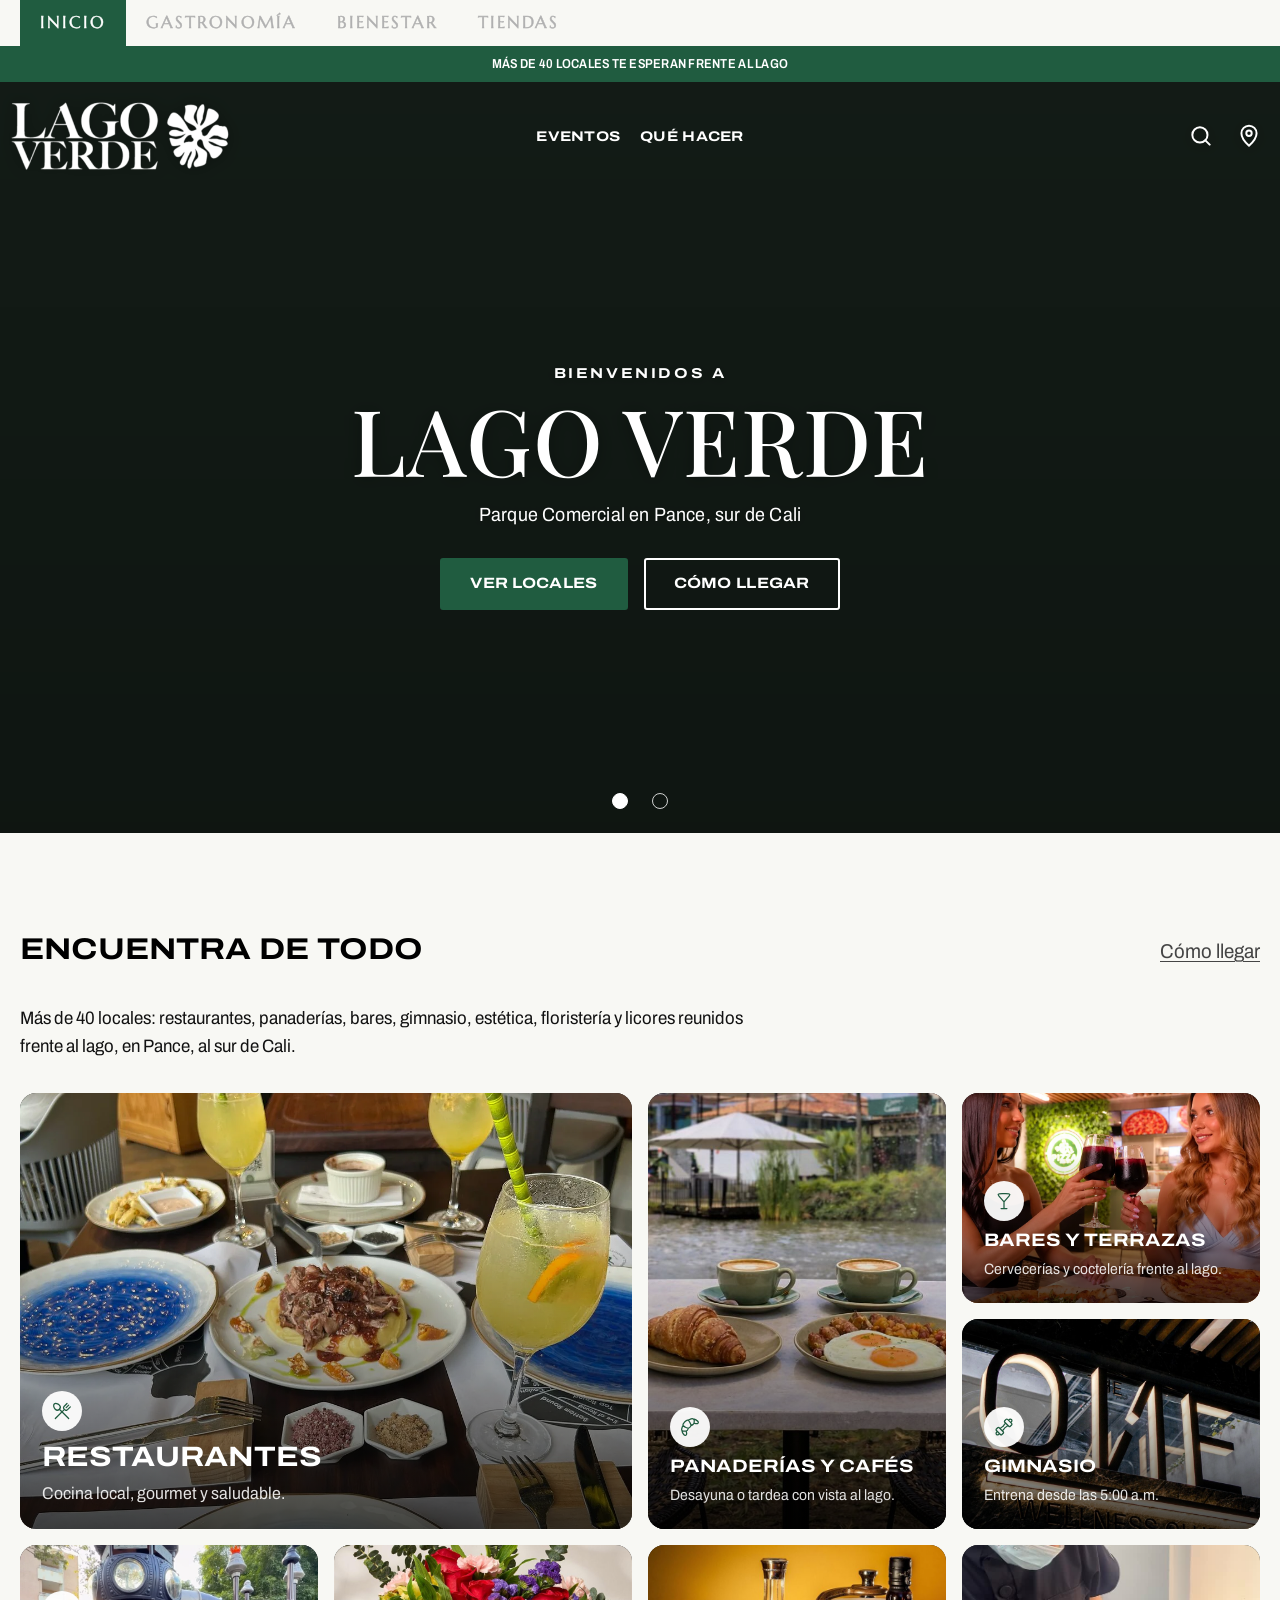
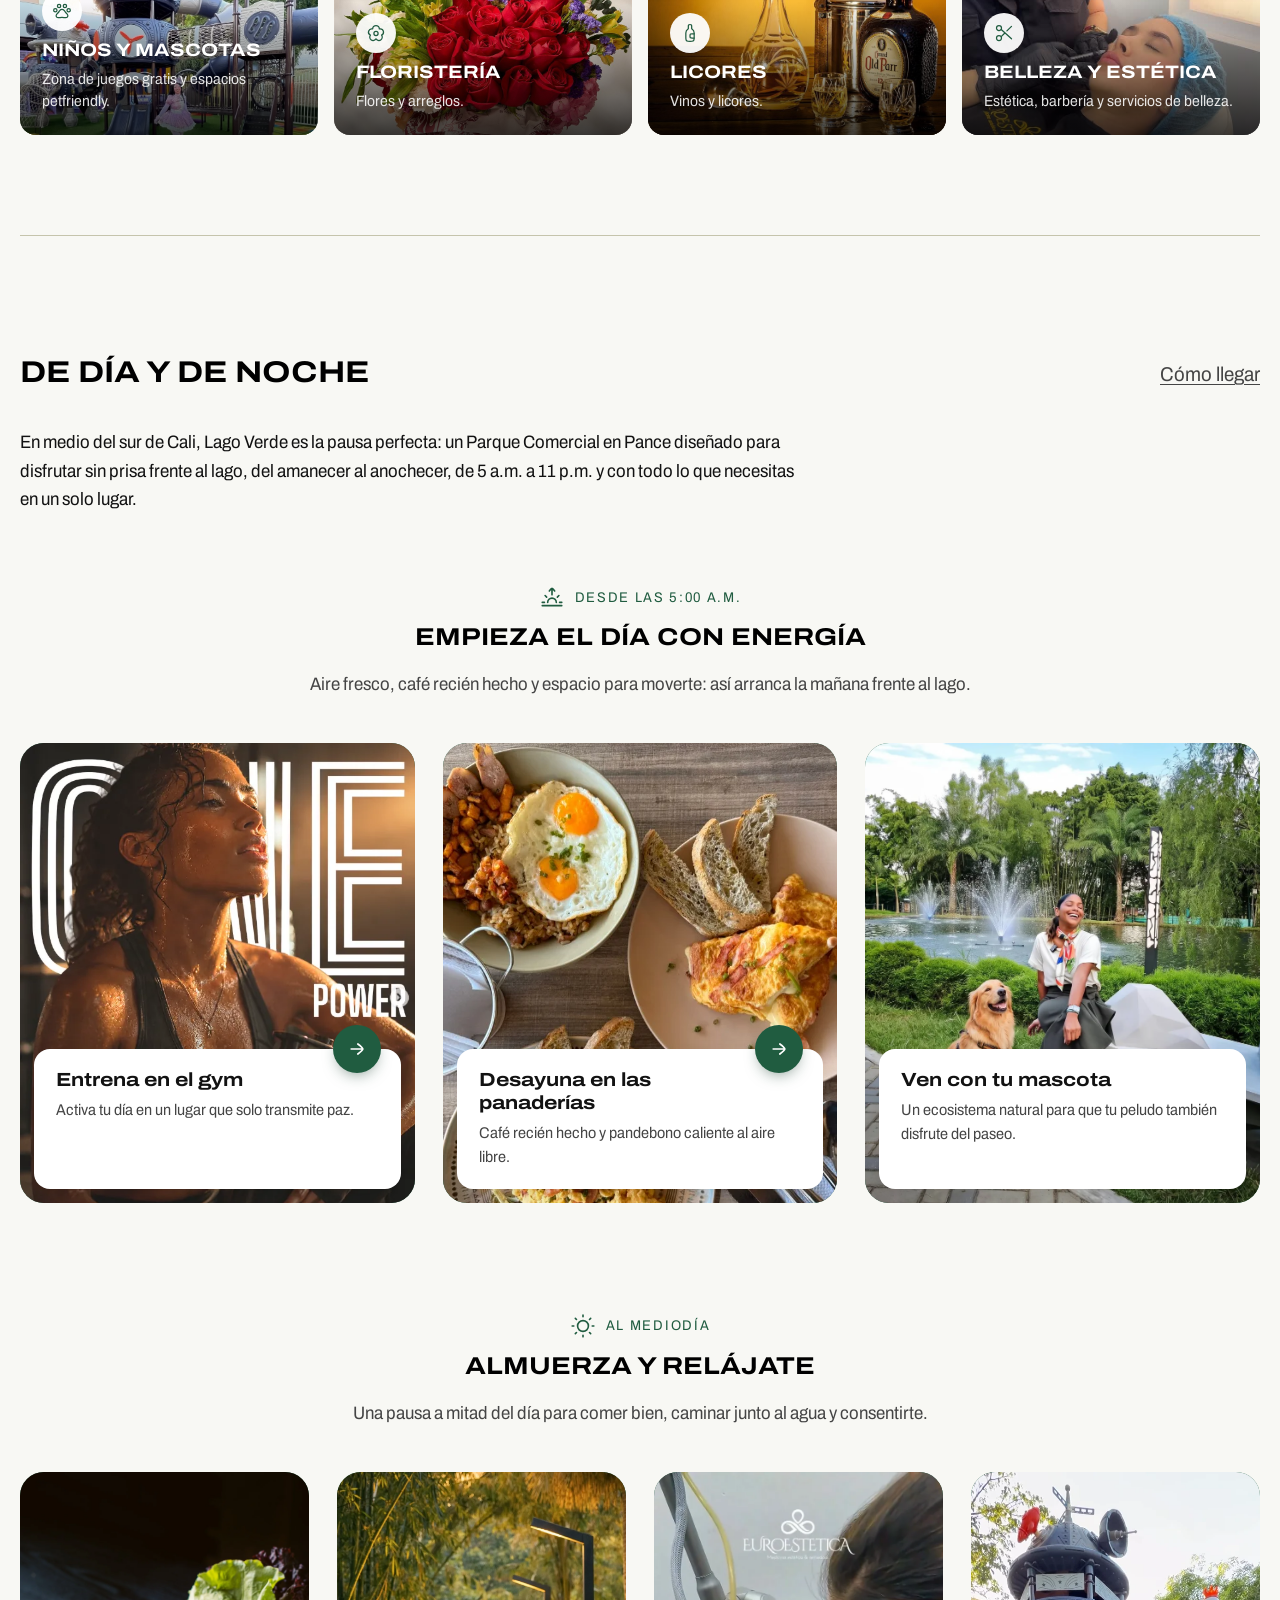
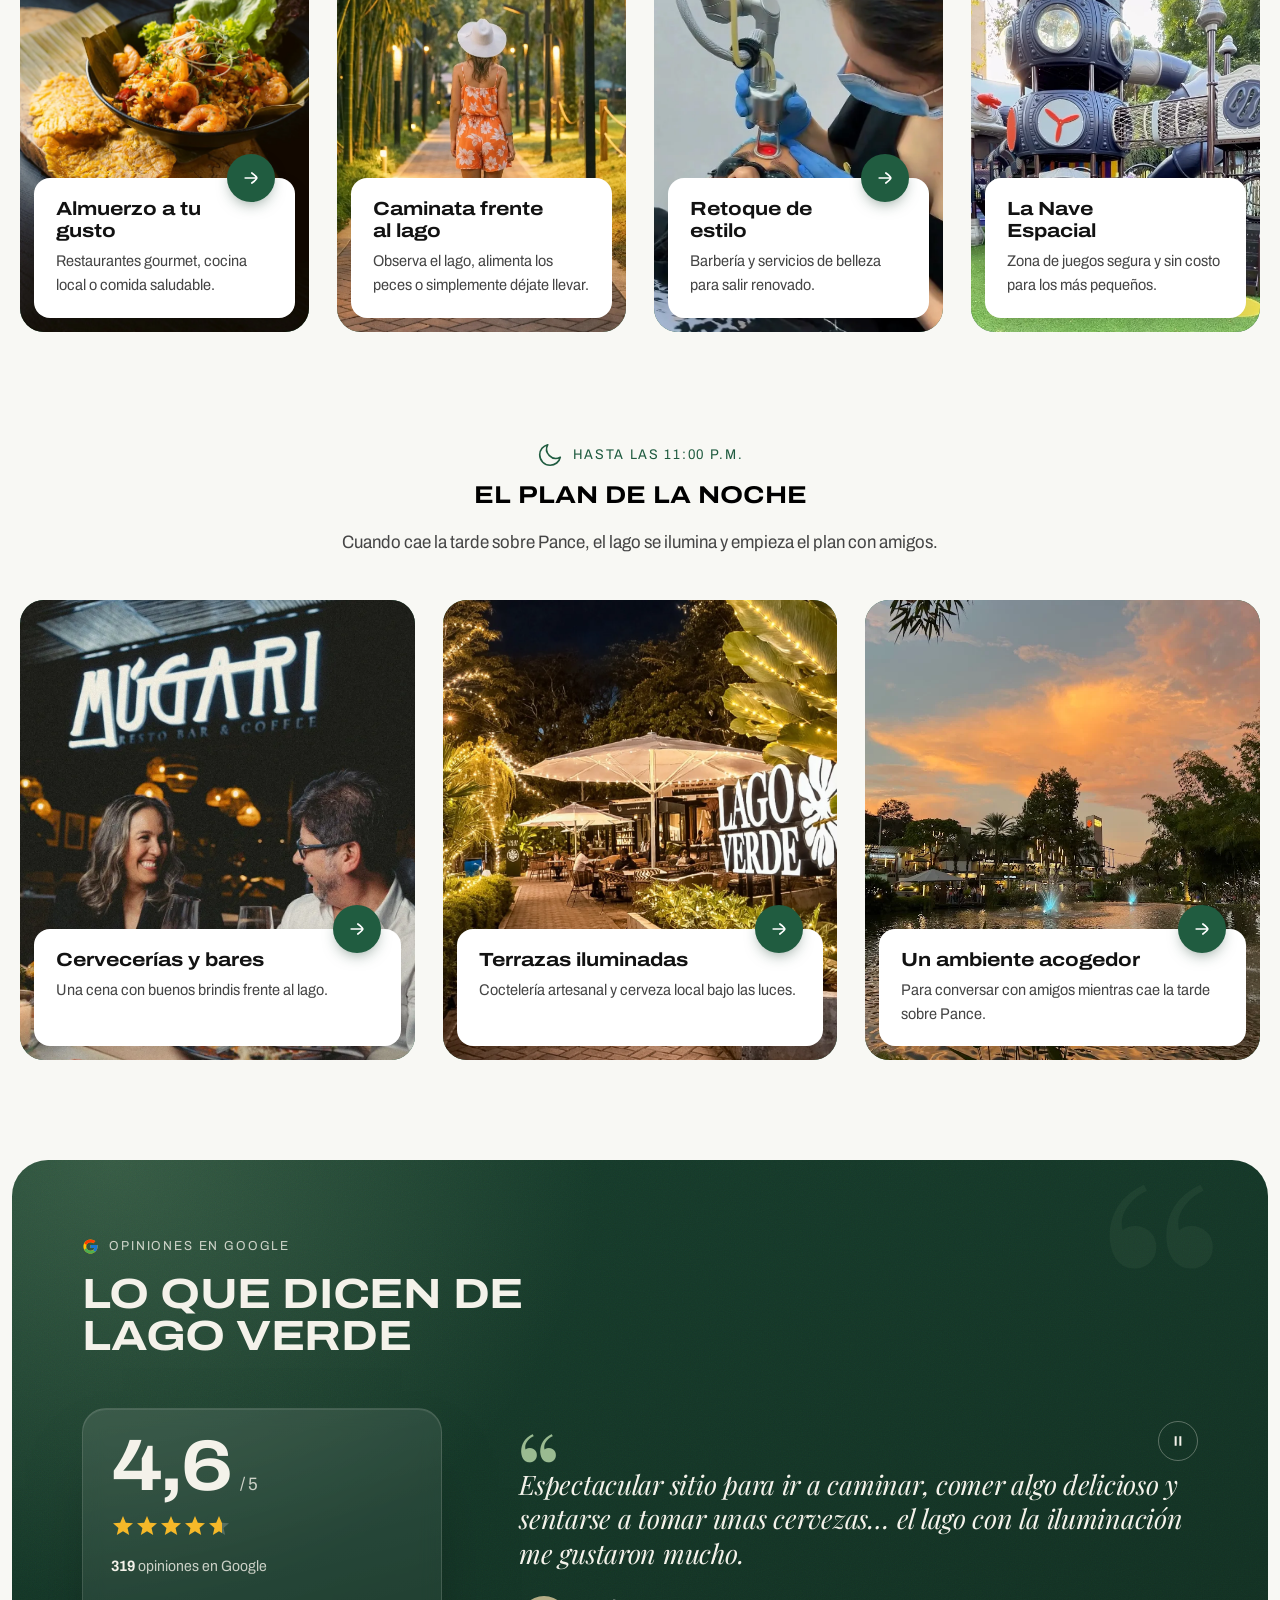
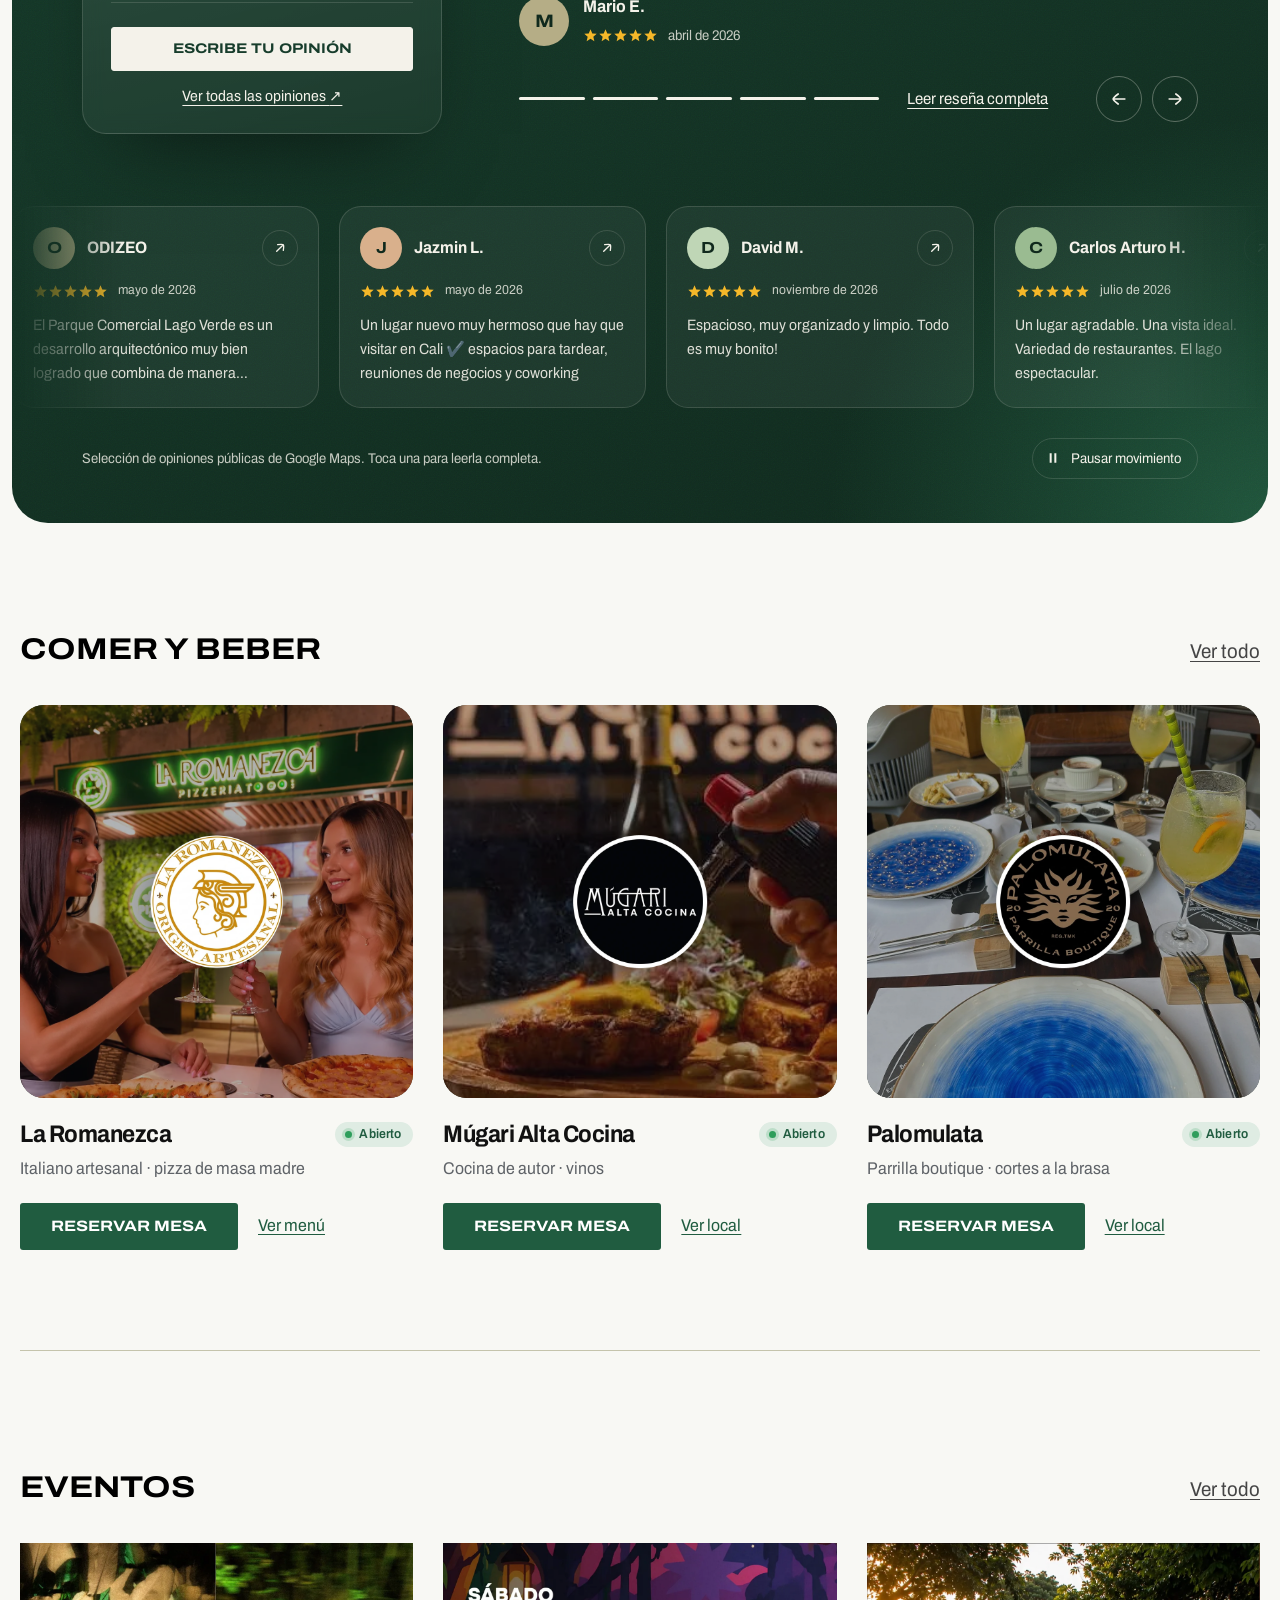
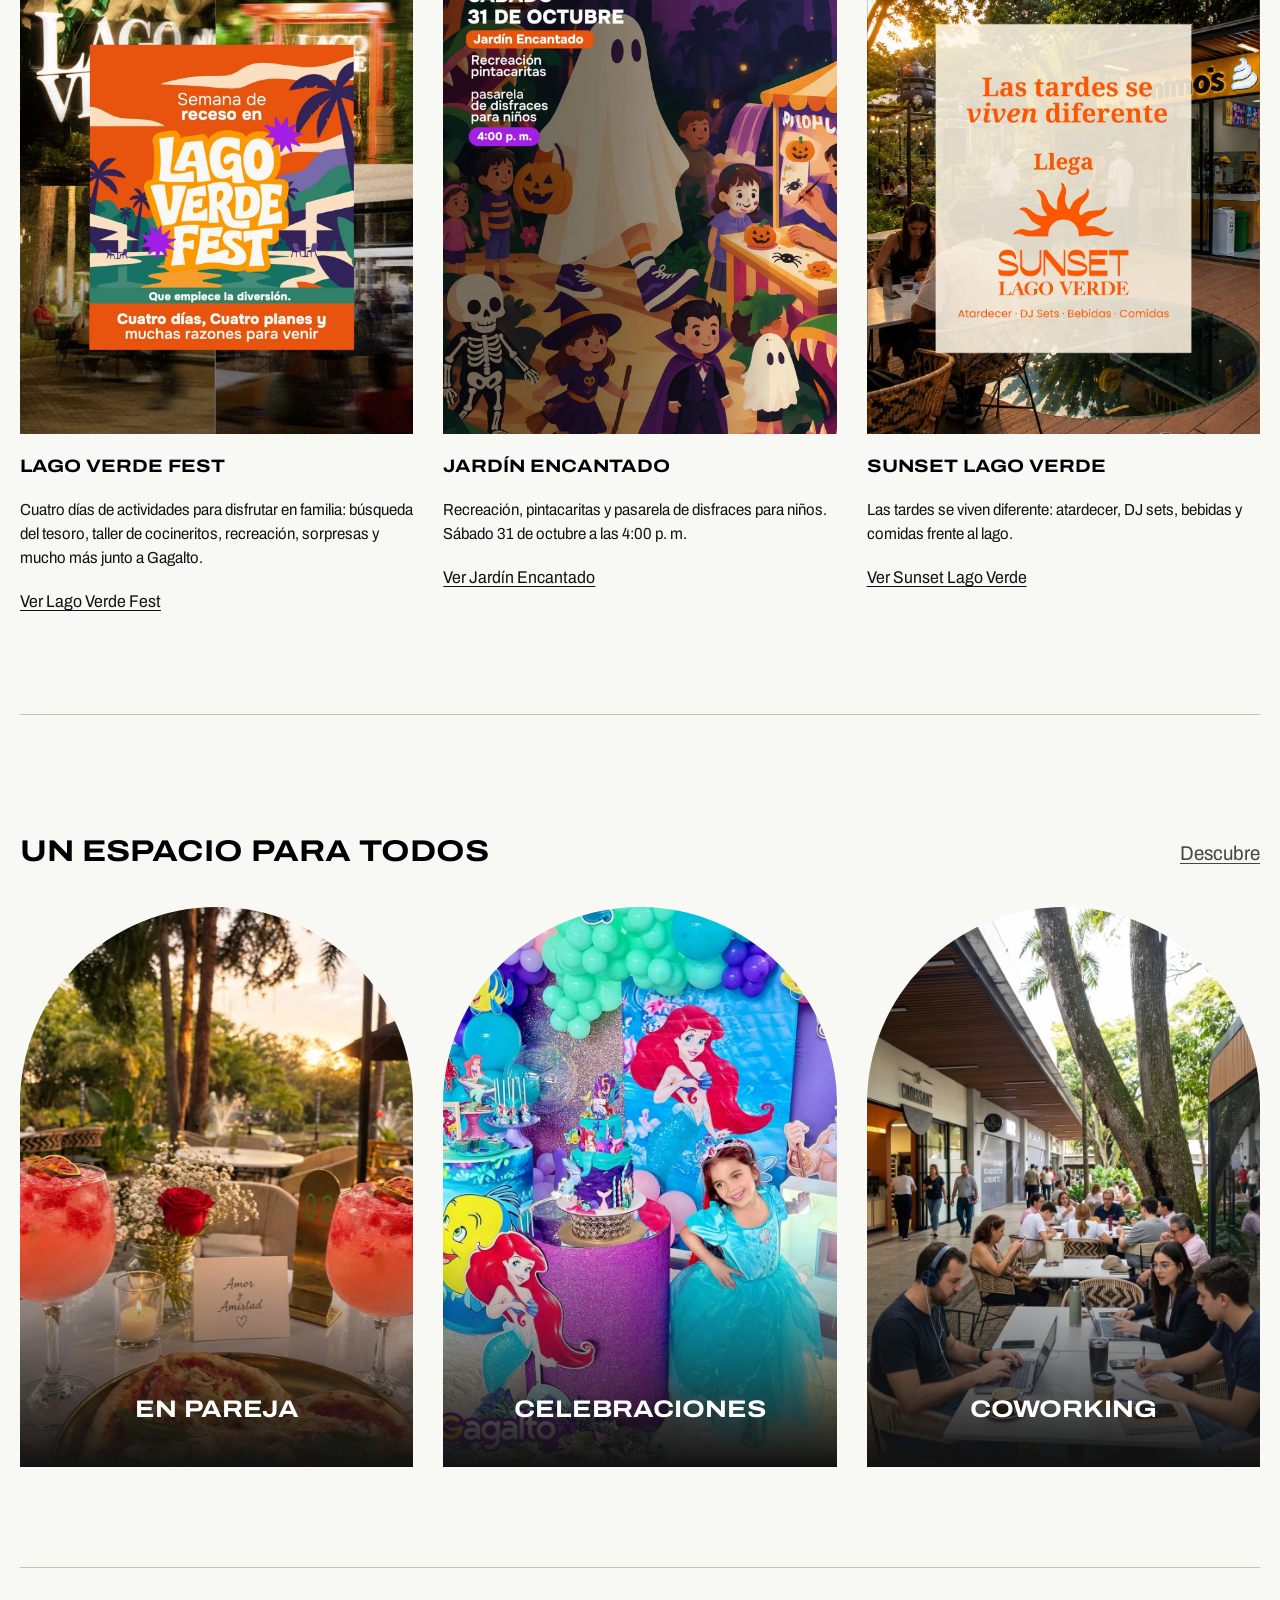
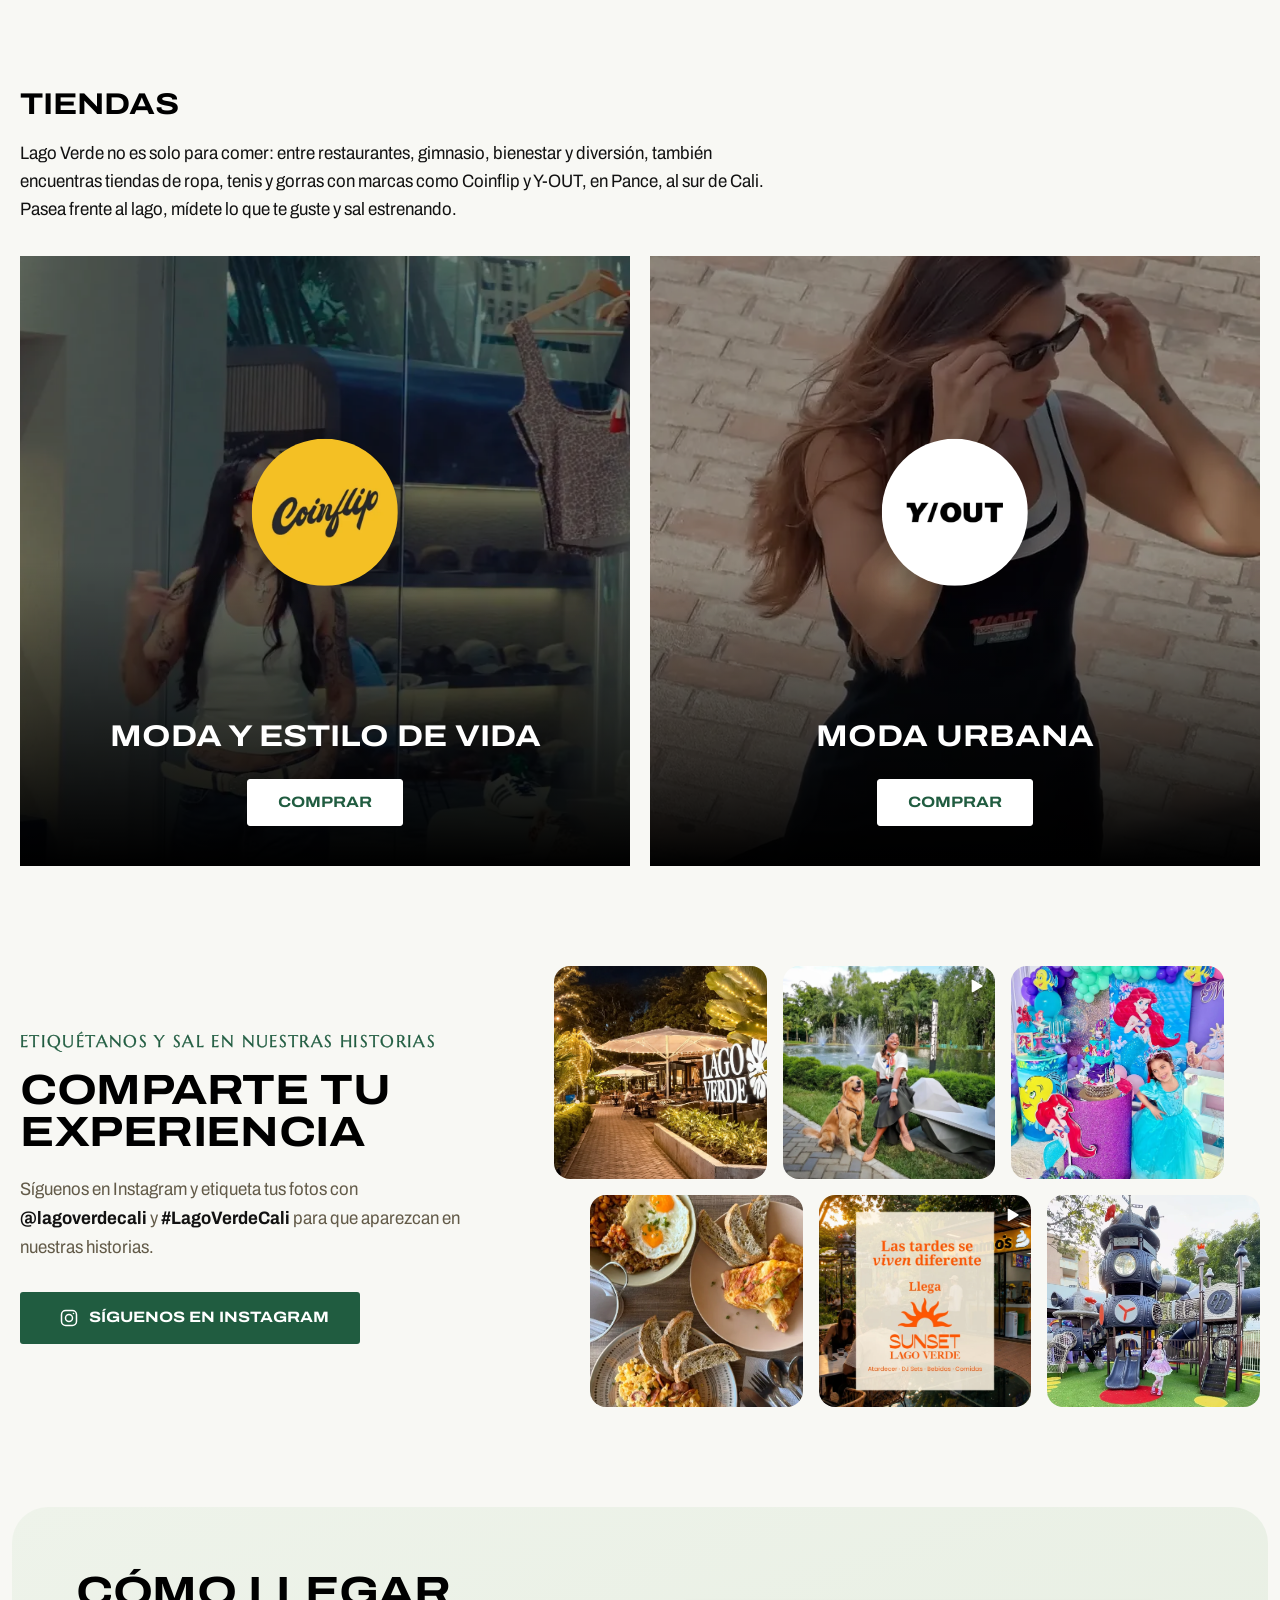
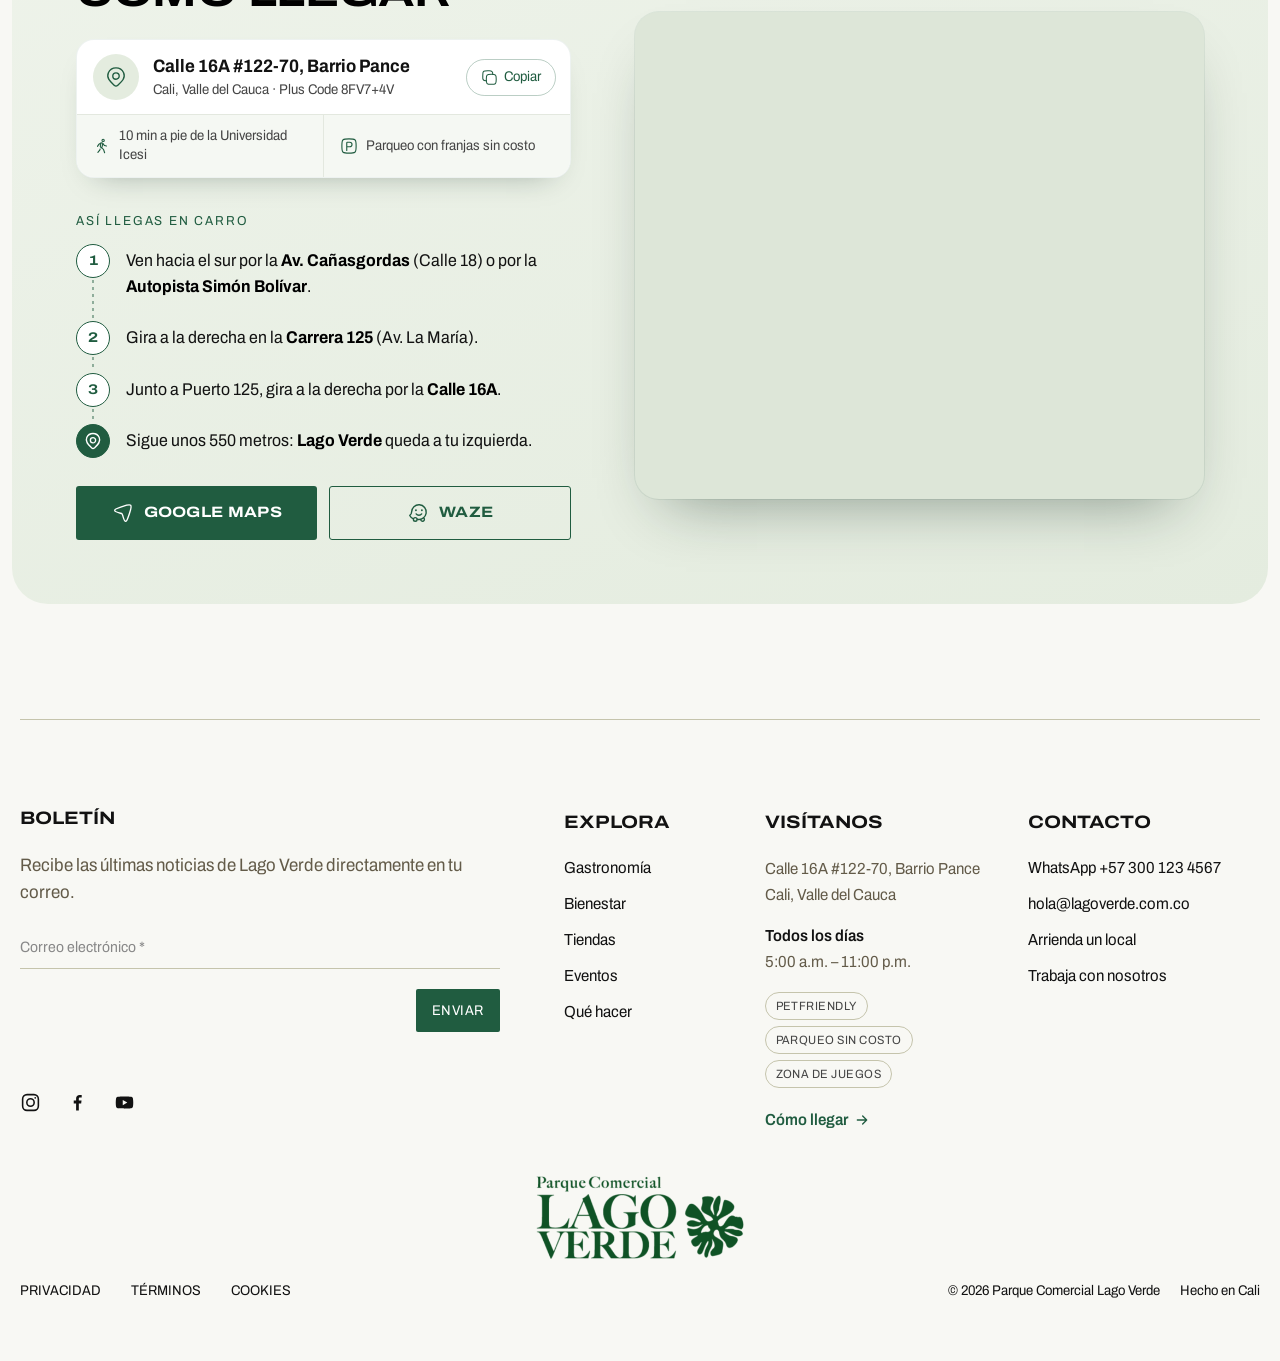
<file: index.html>
<!DOCTYPE html>
<html lang="es">
<head>
<meta charset="utf-8">
<meta name="viewport" content="width=device-width, initial-scale=1">
<meta name="description" content="Parque Comercial Lago Verde en Pance, sur de Cali: más de 40 locales de gastronomía, bienestar, belleza y compras frente al lago. Abierto de 5 a.m. a 11 p.m.">
<title>Lago Verde — Parque Comercial en Pance, Cali</title>
<!--
  Lago Verde landing page. Layout and visual design are based on the "DINE" tab of thegrounds.com.au,
  reverse-engineered with REA (DOM, screenshots and the site's own Elementor/theme CSS).

  Fonts: the original uses commercial fonts (Germaine, Trade Gothic LT Std Bold Extended,
  TradeGothic LT Regular). They are requested via local() first; if they are not installed,
  free look-alikes from Google Fonts are used (Archivo with its width axis, and Marcellus).
  If you hold a license, add url("fonts/<file>") to the @font-face rules below.

  Photos and videos are still hotlinked from thegrounds.com.au as placeholders; they belong to
  The Grounds and must be replaced with Lago Verde's own images before any real use.
-->
<link rel="preconnect" href="https://fonts.googleapis.com">
<link rel="preconnect" href="https://fonts.gstatic.com" crossorigin>
<link href="https://fonts.googleapis.com/css2?family=Archivo:wdth,wght@62..125,100..900&family=Marcellus&family=Playfair+Display:ital,wght@0,500;1,400&display=swap" rel="stylesheet">
<script>document.documentElement.classList.add("js");</script>
<link rel="stylesheet" href="assets/css/styles.css">
</head>
<body>

<!-- ======================= HEADER ======================= -->
<header>
  <!-- The slot keeps the tab bar's height in the layout when the bar floats (fixed) on scroll -->
  <div class="topbar-slot">
  <div class="topbar wrap">
    <div class="container">
      <a class="topbar__brand" href="index.html" aria-label="Lago Verde, inicio"><span class="topbar__logo" aria-hidden="true"></span></a>
      <ul class="tabs" aria-label="Secciones">
        <li class="tabs__home"><a href="index.html" class="is-active" aria-current="page">Inicio</a></li>
        <li><a href="gastronomia.html">Gastronomía</a></li>
        <li><a href="bienestar.html">Bienestar</a></li>
        <li><a href="tiendas.html">Tiendas</a></li>
        <li class="tabs__plan"><a href="#whats-on">Eventos</a></li>
        <li class="tabs__plan"><a href="#dia-y-noche">Qué hacer</a></li>
      </ul>
      <div class="utility">
        <a class="utility__text" href="#whats-on">Eventos</a>
        <a class="utility__text" href="#dia-y-noche">Qué hacer</a>
        <a href="#" aria-label="Buscar" title="Buscar"><svg viewBox="0 0 24 24" fill="none" stroke="currentColor" stroke-width="1.8" stroke-linecap="round" aria-hidden="true"><circle cx="11" cy="11" r="7"/><path d="m20 20-4-4"/></svg></a>
        <a href="#como-llegar" aria-label="Cómo llegar" title="Cómo llegar"><svg viewBox="0 0 24 24" fill="none" stroke="currentColor" stroke-width="1.8" stroke-linecap="round" stroke-linejoin="round" aria-hidden="true"><path d="M12 21s-7-6.2-7-11.5a7 7 0 0 1 14 0C19 14.8 12 21 12 21Z"/><circle cx="12" cy="9.5" r="2.5"/></svg></a>
      </div>
      <button class="topbar__toggle" aria-label="Abrir menú" aria-expanded="false">
        <svg viewBox="0 0 24 24" fill="none" stroke="currentColor" stroke-width="1.6" aria-hidden="true"><path d="M3 6h18M3 12h18M3 18h18"/></svg>
      </button>
    </div>
  </div>
  </div>
  <div class="announcement">
    <a href="#categorias">Más de 40 locales te esperan frente al lago</a>
  </div>
</header>

<div class="hero-wrap">
  <!-- Main menu overlays the hero (the original header uses margin-bottom:-70px) -->
  <div class="mainmenu" id="mainmenu">
    <div class="container">
      <div class="mainmenu__logo">
        <a class="brand" href="#"><img src="assets/logo-lago-verde-compact-white.png" alt="Parque Comercial Lago Verde" width="767" height="244"></a>
      </div>
      <nav class="mainmenu__nav" aria-label="Principal">
        <ul>
          <li class="mainmenu__cat"><a href="index.html" aria-current="page">Inicio</a></li>
          <li class="mainmenu__cat"><a href="gastronomia.html">Gastronomía</a></li>
          <li class="mainmenu__cat"><a href="bienestar.html">Bienestar</a></li>
          <li class="mainmenu__cat"><a href="tiendas.html">Tiendas</a></li>
          <li><a href="#whats-on">Eventos</a></li>
          <li><a href="#dia-y-noche">Qué hacer</a></li>
        </ul>
      </nav>
      <div class="mainmenu__icons">
        <a href="#" aria-label="Buscar" title="Buscar"><svg viewBox="0 0 24 24" fill="none" stroke="currentColor" stroke-width="1.8" stroke-linecap="round" aria-hidden="true"><circle cx="11" cy="11" r="7"/><path d="m20 20-4-4"/></svg></a>
        <a href="#como-llegar" aria-label="Cómo llegar" title="Cómo llegar"><svg viewBox="0 0 24 24" fill="none" stroke="currentColor" stroke-width="1.8" stroke-linecap="round" stroke-linejoin="round" aria-hidden="true"><path d="M12 21s-7-6.2-7-11.5a7 7 0 0 1 14 0C19 14.8 12 21 12 21Z"/><circle cx="12" cy="9.5" r="2.5"/></svg></a>
      </div>
      <button class="menu-toggle" aria-label="Abrir menú" aria-expanded="false" aria-controls="mainmenu">
        <svg viewBox="0 0 24 24" fill="none" stroke="currentColor" stroke-width="1.6"><path d="M3 6h18M3 12h18M3 18h18"/></svg>
      </button>
    </div>
  </div>

  <!-- ======================= HERO ======================= -->
  <section class="hero" aria-roledescription="carrusel" aria-label="Destacados">
    <article class="hero__slide is-active" data-duration="6000" style="background-image:url(https://thegrounds.com.au/wp-content/uploads/2024/05/DSC00486-1-scaled.avif)">
      <!-- Background video: the slide's photo shows while it loads. Plays (muted) only while this slide is active. -->
      <div class="hero__media" aria-hidden="true">
        <video src="assets/hero-lago-verde.mp4" poster="https://thegrounds.com.au/wp-content/uploads/2024/05/DSC00486-1-scaled.avif" muted loop playsinline preload="auto"></video>
      </div>
      <div class="hero__overlay" aria-hidden="true"></div>
      <div class="hero__content-wrap">
        <div class="hero__content">
          <div class="hero__text">
            <span class="hero__eyebrow display">Bienvenidos a</span>
            <h1 class="hero__heading hero__heading--brand display">Lago Verde</h1>
            <p class="hero__lead">Parque Comercial en Pance, sur de Cali</p>
          </div>
          <div class="hero__buttons">
            <a class="btn btn--green" href="#categorias">Ver locales</a>
            <a class="btn btn--ghost" href="#como-llegar">Cómo llegar</a>
          </div>
        </div>
      </div>
    </article>
    <article class="hero__slide" data-duration="9000" style="background-image:url(assets/foto2.webp)">
      <div class="hero__overlay hero__overlay--strong" aria-hidden="true"></div>
      <div class="hero__content-wrap">
        <div class="hero__content">
          <div class="hero__text">
            <h2 class="hero__heading hero__heading--sentence display">Bienestar, sabor y naturaleza en un solo lugar</h2>
            <p class="hero__lead">Lago Verde reúne <strong>más de 40 locales</strong> de gastronomía, bienestar, belleza y compras frente al lago, en Pance, al sur de Cali. Abierto de 5&nbsp;a.m. a 11&nbsp;p.m.</p>
          </div>
          <ul class="hero__chips" aria-label="Servicios">
            <li>Petfriendly</li>
            <li>Parqueo con franjas sin costo</li>
            <li>Zona de juegos gratis</li>
          </ul>
          <div class="hero__buttons">
            <a class="btn btn--green" href="#categorias">Ver los locales</a>
          </div>
        </div>
      </div>
    </article>
    <div class="hero__dots" role="tablist">
      <button class="hero__dot is-active" role="tab" aria-label="Diapositiva 1" aria-selected="true"></button>
      <button class="hero__dot" role="tab" aria-label="Diapositiva 2" aria-selected="false"></button>
    </div>
  </section>
</div>

<!-- ======================= MAIN ======================= -->
<main class="wrap">
  <div class="container">

    <!-- Encuentra de todo: categorías de locales -->
    <section id="categorias">
      <div class="section-head reveal">
        <h2 class="display">Encuentra de todo</h2>
        <a class="link link--lg" href="#como-llegar">Cómo llegar</a>
      </div>
      <p class="categories-intro">Más de 40 locales: restaurantes, panaderías, bares, gimnasio, estética, floristería y licores reunidos frente al lago, en Pance, al sur de Cali.</p>
      <div class="bento">
        <a class="bento__card bento__card--photo bento__card--big" style="grid-area:rest" href="gastronomia.html#restaurantes">
          <img src="assets/locales/palomulata/foto.webp" alt="" loading="lazy" style="object-position: center 12%">
          <div class="bento__body">
            <span class="bento__chip"><svg aria-hidden="true" xmlns="http://www.w3.org/2000/svg" viewBox="0 0 24 24"><g fill="none" stroke="currentColor" stroke-linecap="round" stroke-width="1.5"><path stroke-linejoin="round" d="M15 10L4 21.001m14-18l-3 3c-.545.545-.818.818-.964 1.112a2 2 0 0 0 0 1.776c.146.294.419.567.964 1.112s.818.818 1.112.964a2 2 0 0 0 1.776 0c.294-.146.567-.419 1.112-.964l3-3m-2-2.002l-3 3"/><path d="M8.845 9.846c-1.365 1.365-3.237 1.706-4.944 0c-1.706-1.707-2.6-4.814-1.235-6.18c1.365-1.364 4.472-.47 6.179 1.236c1.706 1.707 1.365 3.579 0 4.944Zm0 0L20 21"/></g></svg></span>
            <h3 class="display">Restaurantes</h3>
            <p>Cocina local, gourmet y saludable.</p>
          </div>
          <span class="bento__arrow" aria-hidden="true">→</span>
        </a>
        <a class="bento__card bento__card--photo" style="grid-area:pan" href="gastronomia.html#cafe-postres">
          <img src="assets/categorias/panaderia-frente-al-lago.jpg" alt="" loading="lazy">
          <div class="bento__body">
            <span class="bento__chip"><svg aria-hidden="true" xmlns="http://www.w3.org/2000/svg" viewBox="0 0 24 24"><path fill="none" stroke="currentColor" stroke-linecap="round" stroke-linejoin="round" stroke-width="1.5" d="M3.504 10.497c-.456.46-.779 1.33-1.33 3.33c-.117.423-.203.86-.163 1.297c.06.648.28 1.05.72 1.38c.468.353 1.077.44 1.664.44h1.52c1.047 0 2.146-.207 2.848-.978c.798-.877 1.005-1.85.756-2.493m.5-9.92l3.35-1.326c1.025-.405 2.257-.288 3.003.516c.363.39.594.787.665 1.306v2.063c0 1.204-.52 2.393-1.563 3.014c-.599.355-1.178.605-1.945.875M4.005 8.017c1.206-2.15 2.076-3.03 4.01-3.968c.442-.238.81-.374 1.159-.398c1.393-.095 2.141 1.546 2.708 2.808l1.008 2.243c.091.204.162.417.196.637c.157.998.003 1.499-.56 2.15l-.917.907c-.39.386-.806.774-1.332.936q-.222.068-.432.077c-.937.036-1.817-.468-2.702-.777c-1.132-.394-1.97-1.03-3.138-2.135c-.622-.985-.592-1.529 0-2.48m13.033-.472c1.177.204 1.838.323 3.007.498c.458.067.8.005 1.185-.253c.594-.399.925-1.16.693-1.836c-.227-.663-.78-1.19-1.878-1.896c-1.153-.801-1.811-1.135-3.008-1.495M2.502 17.01c.094 1.388.578 2.273 2.005 3.985c.646.661 1.117.933 1.742.999c.49.051.967-.187 1.274-.57c.378-.47.531-.857.493-1.425l-.501-2.989"/></svg></span>
            <h3 class="display">Panaderías y cafés</h3>
            <p>Desayuna o tardea con vista al lago.</p>
          </div>
          <span class="bento__arrow" aria-hidden="true">→</span>
        </a>
        <a class="bento__card bento__card--photo" style="grid-area:bar" href="gastronomia.html#bares">
          <img src="assets/locales/laromanezca/foto.webp" alt="" loading="lazy">
          <div class="bento__body">
            <span class="bento__chip"><svg aria-hidden="true" xmlns="http://www.w3.org/2000/svg" viewBox="0 0 24 24"><path fill="none" stroke="currentColor" stroke-linecap="round" stroke-linejoin="round" stroke-width="1.5" d="m11.996 13l4.437-4.993C18.345 5.855 19.3 4.78 18.91 3.89C18.518 3 17.09 3 14.23 3H9.76c-2.858 0-4.287 0-4.678.89c-.392.89.564 1.965 2.476 4.117zm0 0v8m-3.5 0h7"/></svg></span>
            <h3 class="display">Bares y terrazas</h3>
            <p>Cervecerías y coctelería frente al lago.</p>
          </div>
          <span class="bento__arrow" aria-hidden="true">→</span>
        </a>
        <a class="bento__card bento__card--photo" style="grid-area:gym" href="bienestar.html">
          <img src="assets/categorias/gimnasio-the-one.jpg" alt="" loading="lazy" style="object-position: center 35%">
          <div class="bento__body">
            <span class="bento__chip"><svg aria-hidden="true" xmlns="http://www.w3.org/2000/svg" viewBox="0 0 24 24"><g fill="none" stroke="currentColor" stroke-width="1.5"><path stroke-linecap="round" stroke-linejoin="round" d="M7.734 13.732s.906-1.222 1.5-1.5c1.795-.84 2.16-1.206 3-3.001c.279-.595 1.5-1.5 1.5-1.5m-3.5 8.502s1.222-.906 1.5-1.5c.84-1.796 1.206-2.16 3-3.001c.595-.279 1.5-1.5 1.5-1.5"/><path d="M14.431 2.892a1.3 1.3 0 0 1 1.839-.003l4.811 4.798a1.3 1.3 0 0 1 .003 1.84l-1.528 1.533a1.3 1.3 0 0 1-1.839.003l-4.812-4.798a1.3 1.3 0 0 1-.002-1.839zM4.414 12.902a1.3 1.3 0 0 1 1.838-.003l4.812 4.798a1.3 1.3 0 0 1 .003 1.84L9.538 21.07a1.3 1.3 0 0 1-1.838.003l-4.812-4.798a1.3 1.3 0 0 1-.003-1.839z"/><path stroke-linecap="round" stroke-linejoin="round" d="M17.938 3.453c1.882-2.468 5.202.387 2.605 2.576M3.378 17.977c-2.38 1.992.62 5.182 2.69 2.489"/></g></svg></span>
            <h3 class="display">Gimnasio</h3>
            <p>Entrena desde las 5:00 a.m.</p>
          </div>
          <span class="bento__arrow" aria-hidden="true">→</span>
        </a>
        <a class="bento__card bento__card--photo" style="grid-area:kids" href="#dia-y-noche">
          <img src="assets/categorias/ninos-nave-espacial.webp" alt="" loading="lazy" style="object-position: center 60%">
          <div class="bento__body">
            <span class="bento__chip"><svg aria-hidden="true" xmlns="http://www.w3.org/2000/svg" viewBox="0 0 24 24"><g fill="none" stroke="currentColor" stroke-width="1.5"><circle cx="8.492" cy="6" r="2"/><circle cx="2" cy="2" r="2" transform="matrix(-1 0 0 1 17.492 4)"/><circle cx="3.992" cy="11" r="2"/><circle cx="2" cy="2" r="2" transform="matrix(-1 0 0 1 21.992 9)"/><path d="M7.31 20q-.983 0-1.65-.719a2.4 2.4 0 0 1-.668-1.698q0-1.083.777-1.895q.776-.813 1.542-1.605q.634-.645 1.094-1.406a8.3 8.3 0 0 1 1.093-1.427q.481-.542 1.116-.896A2.8 2.8 0 0 1 11.992 10q.744 0 1.378.333q.634.334 1.116.875q.613.667 1.083 1.438a8.5 8.5 0 0 0 1.104 1.437q.765.792 1.543 1.604q.776.813.776 1.896q0 .98-.667 1.698q-.667.72-1.652.719q-1.18 0-2.34-.187a14.6 14.6 0 0 0-4.681 0Q8.492 20 7.31 20Z"/></g></svg></span>
            <h3 class="display">Niños y mascotas</h3>
            <p>Zona de juegos gratis y espacios petfriendly.</p>
          </div>
          <span class="bento__arrow" aria-hidden="true">→</span>
        </a>
        <a class="bento__card bento__card--photo" style="grid-area:flo" href="tiendas.html">
          <img src="assets/categorias/floristeria.jpg" alt="" loading="lazy" style="object-position: center 40%">
          <div class="bento__body">
            <span class="bento__chip"><svg aria-hidden="true" xmlns="http://www.w3.org/2000/svg" viewBox="0 0 24 24"><g fill="none" stroke="currentColor" stroke-linejoin="round" stroke-width="1.5"><path d="M14.5 12.5a2.5 2.5 0 1 1-5 0a2.5 2.5 0 0 1 5 0Z"/><path d="M12 3c2.21 0 3.998 1.917 3.998 4.127Q16.48 7 17 7a4 4 0 0 1 1.712 7.616A4 4 0 1 1 12 18.938a4 4 0 1 1-6.712-4.322a4 4 0 0 1 2.714-7.49C8.002 4.918 9.79 3 12 3Z"/></g></svg></span>
            <h3 class="display">Floristería</h3>
            <p>Flores y arreglos.</p>
          </div>
          <span class="bento__arrow" aria-hidden="true">→</span>
        </a>
        <a class="bento__card bento__card--photo" style="grid-area:bea" href="bienestar.html">
          <img src="assets/categorias/belleza.jpg" alt="" loading="lazy" style="object-position: center 60%">
          <div class="bento__body">
            <span class="bento__chip"><svg aria-hidden="true" xmlns="http://www.w3.org/2000/svg" viewBox="0 0 24 24"><path fill="none" stroke="currentColor" stroke-linecap="round" stroke-linejoin="round" stroke-width="1.5" d="M2.992 6a3 3 0 1 0 6 0a3 3 0 0 0-6 0m6 2l12 11m-12-3l4-4m-10 6a3 3 0 1 0 6 0a3 3 0 0 0-6 0m12.5-8.5l5.5-5.5"/></svg></span>
            <h3 class="display">Belleza y estética</h3>
            <p>Estética, barbería y servicios de belleza.</p>
          </div>
          <span class="bento__arrow" aria-hidden="true">→</span>
        </a>
        <a class="bento__card bento__card--photo" style="grid-area:lic" href="tiendas.html">
          <img src="assets/categorias/licores.jpg" alt="" loading="lazy">
          <div class="bento__body">
            <span class="bento__chip"><svg aria-hidden="true" xmlns="http://www.w3.org/2000/svg" viewBox="0 0 24 24"><g fill="none" stroke="currentColor" stroke-linecap="round" stroke-linejoin="round" stroke-width="1.5"><path d="M14 6.485V4c0-.943 0-1.414-.293-1.707S12.943 2 12 2s-1.414 0-1.707.293S10 3.057 10 4v2.485c0 .322-.16.622-.429.8A5.78 5.78 0 0 0 7 12.092V17c0 1.87 0 2.804.402 3.5A3 3 0 0 0 8.5 21.598C9.196 22 10.13 22 12 22s2.804 0 3.5-.402a3 3 0 0 0 1.098-1.098C17 19.804 17 18.87 17 17v-4.91c0-1.93-.965-3.733-2.571-4.804A.96.96 0 0 1 14 6.485"/><path d="M17 13h-2.5c-.935 0-1.402 0-1.75.201a1.5 1.5 0 0 0-.549.549C12 14.098 12 14.565 12 15.5s0 1.402.201 1.75a1.5 1.5 0 0 0 .549.549c.348.201.815.201 1.75.201H17"/></g></svg></span>
            <h3 class="display">Licores</h3>
            <p>Vinos y licores.</p>
          </div>
          <span class="bento__arrow" aria-hidden="true">→</span>
        </a>
      </div>
    </section>

    <hr class="divider">

    <!-- De día y de noche (contenido de lagoverde.com.co) -->
    <section id="dia-y-noche">
      <div class="section-head reveal">
        <h2 class="display">De día y de noche</h2>
        <a class="link link--lg" href="#como-llegar">Cómo llegar</a>
      </div>
      <p class="daynight-intro">En medio del sur de Cali, Lago Verde es la pausa perfecta: un Parque Comercial en Pance diseñado para disfrutar sin prisa frente al lago, del amanecer al anochecer, de 5&nbsp;a.m. a 11&nbsp;p.m. y con todo lo que necesitas en un solo lugar.</p>
      <div class="moments">
        <article class="moment">
          <header class="moment__head reveal">
            <span class="moment__eyebrow"><svg class="moment__icon" aria-hidden="true" xmlns="http://www.w3.org/2000/svg" viewBox="0 0 24 24"><g fill="none" stroke="currentColor" stroke-linecap="round" stroke-width="1.5"><path stroke-linejoin="round" d="M9.5 6.5C9.992 5.994 11.3 4 12 4m2.5 2.5C14.008 5.994 12.7 4 12 4m0 0v6"/><path d="M18.363 10.636L16.95 12.05M3 17h2m.637-6.364L7.05 12.05M21 17h-2m2 3H3m13-3a4 4 0 0 0-8 0"/></g></svg>Desde las 5:00 a.m.</span>
            <h3 class="display">Empieza el día con energía</h3>
            <p>Aire fresco, café recién hecho y espacio para moverte: así arranca la mañana frente al lago.</p>
          </header>
          <div class="activities">
            <a class="activity" href="bienestar.html">
              <img class="activity__img" loading="lazy" src="assets/momentos/manana/gym.webp" alt="Mujer descansando tras entrenar en The One Wellness Club" style="object-position: center 20%">
              <div class="activity__card">
                <span class="activity__arrow" aria-hidden="true"><svg xmlns="http://www.w3.org/2000/svg" viewBox="0 0 24 24"><path fill="none" stroke="currentColor" stroke-linecap="round" stroke-linejoin="round" stroke-width="2" d="M18.5 12H5m8 6s6-4.419 6-6s-6-6-6-6"/></svg></span>
                <h4>Entrena en el gym</h4>
                <p>Activa tu día en un lugar que solo transmite paz.</p>
              </div>
            </a>
            <a class="activity" href="gastronomia.html">
              <img class="activity__img" loading="lazy" src="assets/momentos/manana/desayuno.webp" alt="Mesa de desayuno vista desde arriba con huevos fritos, omelette, huevos revueltos y pan tostado" style="object-position: center 10%">
              <div class="activity__card">
                <span class="activity__arrow" aria-hidden="true"><svg xmlns="http://www.w3.org/2000/svg" viewBox="0 0 24 24"><path fill="none" stroke="currentColor" stroke-linecap="round" stroke-linejoin="round" stroke-width="2" d="M18.5 12H5m8 6s6-4.419 6-6s-6-6-6-6"/></svg></span>
                <h4>Desayuna en las panaderías</h4>
                <p>Café recién hecho y pandebono caliente al aire libre.</p>
              </div>
            </a>
            <div class="activity">
              <img class="activity__img" loading="lazy" src="assets/momentos/manana/mascotas.webp" alt="Mujer sonriendo junto a su golden retriever frente a las fuentes del lago de Lago Verde" style="object-position: center 90%">
              <div class="activity__card">
                <h4>Ven con tu mascota</h4>
                <p>Un ecosistema natural para que tu peludo también disfrute del paseo.</p>
              </div>
            </div>
          </div>
        </article>
        <!-- TODO: midday and night use provisional photos; replace with their own images -->
        <article class="moment">
          <header class="moment__head reveal">
            <span class="moment__eyebrow"><svg class="moment__icon" aria-hidden="true" xmlns="http://www.w3.org/2000/svg" viewBox="0 0 24 24"><g fill="none" stroke="currentColor" stroke-width="1.5"><path d="M17 12a5 5 0 1 1-10 0a5 5 0 0 1 10 0Z"/><path stroke-linecap="round" d="M12 2v1.5m0 17V22m7.07-2.929l-1.06-1.06M5.99 5.989L4.928 4.93M22 12h-1.5m-17 0H2m17.071-7.071l-1.06 1.06M5.99 18.011l-1.06 1.06"/></g></svg>Al mediodía</span>
            <h3 class="display">Almuerza y relájate</h3>
            <p>Una pausa a mitad del día para comer bien, caminar junto al agua y consentirte.</p>
          </header>
          <div class="activities">
            <a class="activity" href="gastronomia.html">
              <img class="activity__img" loading="lazy" src="assets/momentos/tarde/almuerzo.webp" alt="Arroz con camarones en cazuela negra, con patacones y lechuga sobre una tabla de madera" style="object-position: center 55%">
              <div class="activity__card">
                <span class="activity__arrow" aria-hidden="true"><svg xmlns="http://www.w3.org/2000/svg" viewBox="0 0 24 24"><path fill="none" stroke="currentColor" stroke-linecap="round" stroke-linejoin="round" stroke-width="2" d="M18.5 12H5m8 6s6-4.419 6-6s-6-6-6-6"/></svg></span>
                <h4>Almuerzo a tu gusto</h4>
                <p>Restaurantes gourmet, cocina local o comida saludable.</p>
              </div>
            </a>
            <div class="activity">
              <img class="activity__img" loading="lazy" src="assets/momentos/tarde/caminata.webp" alt="Mujer con sombrero caminando por el sendero iluminado entre bambúes de Lago Verde" style="object-position: center 55%">
              <div class="activity__card">
                <h4>Caminata frente al lago</h4>
                <p>Observa el lago, alimenta los peces o simplemente déjate llevar.</p>
              </div>
            </div>
            <a class="activity" href="bienestar.html">
              <img class="activity__img" loading="lazy" src="assets/momentos/tarde/retoque.webp" alt="Especialista de Euroestética aplicando un tratamiento láser facial" style="object-position: center bottom">
              <div class="activity__card">
                <span class="activity__arrow" aria-hidden="true"><svg xmlns="http://www.w3.org/2000/svg" viewBox="0 0 24 24"><path fill="none" stroke="currentColor" stroke-linecap="round" stroke-linejoin="round" stroke-width="2" d="M18.5 12H5m8 6s6-4.419 6-6s-6-6-6-6"/></svg></span>
                <h4>Retoque de estilo</h4>
                <p>Barbería y servicios de belleza para salir renovado.</p>
              </div>
            </a>
            <div class="activity">
              <img class="activity__img" loading="lazy" src="assets/categorias/ninos-nave-espacial.webp" alt="Juegos infantiles en forma de nave espacial en La Nave Espacial" style="object-position: center 35%">
              <div class="activity__card">
                <h4>La Nave Espacial</h4>
                <p>Zona de juegos segura y sin costo para los más pequeños.</p>
              </div>
            </div>
          </div>
        </article>
        <article class="moment">
          <header class="moment__head reveal">
            <span class="moment__eyebrow"><svg class="moment__icon" aria-hidden="true" xmlns="http://www.w3.org/2000/svg" viewBox="0 0 24 24"><path fill="none" stroke="currentColor" stroke-linecap="round" stroke-linejoin="round" stroke-width="1.5" d="M21.5 14.078A8.557 8.557 0 0 1 9.922 2.5C5.668 3.497 2.5 7.315 2.5 11.873a9.627 9.627 0 0 0 9.627 9.627c4.558 0 8.376-3.168 9.373-7.422"/></svg>Hasta las 11:00 p.m.</span>
            <h3 class="display">El plan de la noche</h3>
            <p>Cuando cae la tarde sobre Pance, el lago se ilumina y empieza el plan con amigos.</p>
          </header>
          <div class="activities">
            <a class="activity" href="gastronomia.html">
              <img class="activity__img" loading="lazy" src="assets/momentos/noche/bares.webp" alt="Pareja brindando con vino en Múgari, con el letrero iluminado del restaurante al fondo" style="object-position: center 45%">
              <div class="activity__card">
                <span class="activity__arrow" aria-hidden="true"><svg xmlns="http://www.w3.org/2000/svg" viewBox="0 0 24 24"><path fill="none" stroke="currentColor" stroke-linecap="round" stroke-linejoin="round" stroke-width="2" d="M18.5 12H5m8 6s6-4.419 6-6s-6-6-6-6"/></svg></span>
                <h4>Cervecerías y bares</h4>
                <p>Una cena con buenos brindis frente al lago.</p>
              </div>
            </a>
            <a class="activity" href="gastronomia.html">
              <img class="activity__img" loading="lazy" src="assets/momentos/noche/terrazas.webp" alt="Terraza de Lago Verde de noche, con sombrillas y plantas cubiertas de luces junto al letrero del parque" style="object-position: center 55%">
              <div class="activity__card">
                <span class="activity__arrow" aria-hidden="true"><svg xmlns="http://www.w3.org/2000/svg" viewBox="0 0 24 24"><path fill="none" stroke="currentColor" stroke-linecap="round" stroke-linejoin="round" stroke-width="2" d="M18.5 12H5m8 6s6-4.419 6-6s-6-6-6-6"/></svg></span>
                <h4>Terrazas iluminadas</h4>
                <p>Coctelería artesanal y cerveza local bajo las luces.</p>
              </div>
            </a>
            <a class="activity" href="gastronomia.html">
              <img class="activity__img" loading="lazy" src="assets/momentos/noche/ambiente.webp" alt="Atardecer sobre el lago de Lago Verde con sus fuentes iluminadas y las terrazas al fondo" style="object-position: center 55%">
              <div class="activity__card">
                <span class="activity__arrow" aria-hidden="true"><svg xmlns="http://www.w3.org/2000/svg" viewBox="0 0 24 24"><path fill="none" stroke="currentColor" stroke-linecap="round" stroke-linejoin="round" stroke-width="2" d="M18.5 12H5m8 6s6-4.419 6-6s-6-6-6-6"/></svg></span>
                <h4>Un ambiente acogedor</h4>
                <p>Para conversar con amigos mientras cae la tarde sobre Pance.</p>
              </div>
            </a>
          </div>
        </article>
      </div>
    </section>

    <!-- Opiniones: reseñas de Google Maps, copiadas a mano el 5 de noviembre de 2026.
         Es una selección; Google muestra fechas relativas ("hace 7 meses"), así que los meses son aproximados.
         Las citas grandes son fragmentos textuales; "Leer reseña completa" muestra el texto entero.
         Actualizar la nota, el total, los temas y las reseñas de vez en cuando. -->
    <section id="opiniones" class="reviews-band" aria-labelledby="opiniones-title" data-reviews>
      <svg width="0" height="0" style="position:absolute" aria-hidden="true" focusable="false">
        <symbol id="rv-g" viewBox="0 0 48 48"><path fill="#FFC107" d="M43.611 20.083H42V20H24v8h11.303c-1.649 4.657-6.08 8-11.303 8-6.627 0-12-5.373-12-12s5.373-12 12-12c3.059 0 5.842 1.154 7.961 3.039l5.657-5.657C34.046 6.053 29.268 4 24 4 12.955 4 4 12.955 4 24s8.955 20 20 20 20-8.955 20-20c0-1.341-.138-2.65-.389-3.917z"/><path fill="#FF3D00" d="M6.306 14.691l6.571 4.819C14.655 15.108 18.961 12 24 12c3.059 0 5.842 1.154 7.961 3.039l5.657-5.657C34.046 6.053 29.268 4 24 4 16.318 4 9.656 8.337 6.306 14.691z"/><path fill="#4CAF50" d="M24 44c5.166 0 9.86-1.977 13.409-5.192l-6.19-5.238A11.91 11.91 0 0 1 24 36c-5.202 0-9.619-3.317-11.283-7.946l-6.522 5.025C9.505 39.556 16.227 44 24 44z"/><path fill="#1976D2" d="M43.611 20.083H42V20H24v8h11.303a12.04 12.04 0 0 1-4.087 5.571l.003-.002 6.19 5.238C36.971 39.205 44 34 44 24c0-1.341-.138-2.65-.389-3.917z"/></symbol>
        <symbol id="rv-arrow" viewBox="0 0 24 24"><path fill="none" stroke="currentColor" stroke-linecap="round" stroke-linejoin="round" stroke-width="2" d="M18.5 12H5m8 6s6-4.419 6-6s-6-6-6-6"/></symbol>
      </svg>

      <div class="reviews-head reveal">
        <div>
          <p class="reviews-eyebrow"><svg aria-hidden="true"><use href="#rv-g"/></svg>Opiniones en Google</p>
          <h2 class="display" id="opiniones-title">Lo que dicen de Lago Verde</h2>
        </div>
      </div>

      <div class="reviews-top">
        <aside class="rating reveal" aria-label="Calificación en Google">
          <div class="rating__main">
            <p class="rating__score"><span class="rating__num" data-count="4.6" aria-hidden="true">4,6</span><span class="rating__of" aria-hidden="true">/ 5</span><span class="sr-only">4,6 de 5 estrellas</span></p>
            <span class="stars stars--xl" style="--rating: 4.6" aria-hidden="true"></span>
            <p class="rating__count"><strong>319</strong> opiniones en Google</p>
          </div>
          <div class="rating__actions">
            <a class="btn btn--cream" href="https://search.google.com/local/writereview?placeid=ChIJV81hu-2hMI4R07Q7dgEZvzE" target="_blank" rel="noopener">Escribe tu opinión</a>
            <a class="reviews-link" href="https://search.google.com/local/reviews?placeid=ChIJV81hu-2hMI4R07Q7dgEZvzE" target="_blank" rel="noopener">Ver todas las opiniones <span aria-hidden="true">↗</span></a>
          </div>
        </aside>

        <div class="featured reveal" data-featured role="region" aria-roledescription="carrusel" aria-label="Opiniones destacadas">
          <button class="featured__toggle" type="button" data-rotate aria-label="Detener la rotación de opiniones"><svg class="featured__icon-pause" aria-hidden="true" viewBox="0 0 24 24"><path fill="currentColor" d="M7 5h3v14H7zm7 0h3v14h-3z"/></svg><svg class="featured__icon-play" aria-hidden="true" viewBox="0 0 24 24"><path fill="currentColor" d="M8 5.5v13l11-6.5z"/></svg></button>
          <span class="featured__mark" aria-hidden="true">“</span>
          <div class="featured__slides" aria-live="off">
            <figure class="featured__slide is-active" data-review role="group" aria-roledescription="diapositiva" aria-label="1 de 5">
              <blockquote class="featured__quote"><p>Me gustó mucho porque no es el típico centro comercial cerrado, sino más bien un espacio abierto con un lago que le da un ambiente súper especial.</p></blockquote>
              <figcaption class="featured__author">
                <span class="avatar avatar--lg" style="--avatar: #9ABB91" aria-hidden="true">S</span>
                <span class="featured__who">
                  <cite class="featured__name" data-name>Shamar P.</cite>
                  <span class="featured__meta"><span class="stars" role="img" aria-label="5 de 5 estrellas"></span><time datetime="2026-04">abril de 2026</time></span>
                </span>
              </figcaption>
              <template data-full>
                <p>Lago Verde en Pance es un lugar muy lindo para pasar el rato. Me gustó mucho porque no es el típico centro comercial cerrado, sino más bien un espacio abierto con un lago que le da un ambiente súper especial.</p>
                <p>He tenido la oportunidad de verlo en varios momentos: medio día, en la tarde, con el atardecer reflejado en el lago (demasiado lindo 😍) en la noche, cuando prenden las luces y el lugar cambia totalmente, se siente más acogedor y perfecto para caminar o sentarse a hablar tranquilo.</p>
                <p>Hay varios restaurantes y opciones para comer, algo elegante o algo muy casual; también puedes ir a tomar algo, a comer un postre galletas; helados en general el ambiente es muy agradable y puedes encontrar un lugar que se ajuste a tu gusto y presupuesto !!</p>
                <p>Si van, les recomiendo ir tipo 5:30 pm para ver el atardecer y quedarse hasta la noche, vale totalmente la pena vivir las dos experiencias.</p>
                <p>Es un plan cool para ir en pareja, con amigos o incluso en familia</p>
              </template>
            </figure>
            <figure class="featured__slide" data-review role="group" aria-roledescription="diapositiva" aria-label="2 de 5" aria-hidden="true" inert>
              <blockquote class="featured__quote"><p>Me sentí como en Porto Rotondo en Italia😍. El sitio es muy lindo, diversidad de restaurantes, ambiente súper natural y acogedor!</p></blockquote>
              <figcaption class="featured__author">
                <span class="avatar avatar--lg" style="--avatar: #D8C9A0" aria-hidden="true">C</span>
                <span class="featured__who">
                  <cite class="featured__name" data-name>Claudia M.</cite>
                  <span class="featured__meta"><span class="stars" role="img" aria-label="5 de 5 estrellas"></span><time datetime="2026-03">marzo de 2026</time></span>
                </span>
              </figcaption>
              <template data-full>
                <p>Me sentí como en Porto Rotondo en Italia😍. El sitio es muy lindo, diversidad de restaurantes, ambiente súper natural y acogedor! Recomendado en familia, parejas, amigos! En cualquier momento para cualquier ocasión.</p>
              </template>
            </figure>
            <figure class="featured__slide" data-review role="group" aria-roledescription="diapositiva" aria-label="3 de 5" aria-hidden="true" inert>
              <blockquote class="featured__quote"><p>Mi nuevo mall favorito, no solo los lugares para comer, sino tambien el ambiente y lo verdeee que es. Mucha naturaleza y eso me encanta.</p></blockquote>
              <figcaption class="featured__author">
                <span class="avatar avatar--lg" style="--avatar: #BFD6B6" aria-hidden="true">K</span>
                <span class="featured__who">
                  <cite class="featured__name" data-name>Kelly L.</cite>
                  <span class="featured__meta"><span class="stars" role="img" aria-label="5 de 5 estrellas"></span><time datetime="2026-05">mayo de 2026</time></span>
                </span>
              </figcaption>
              <template data-full>
                <p>Mi nuevo mall favorito, no solo los lugares para comer, sino tambien el ambiente y lo verdeee que es. Mucha naturaleza y eso me encanta.</p>
              </template>
            </figure>
            <figure class="featured__slide" data-review role="group" aria-roledescription="diapositiva" aria-label="4 de 5" aria-hidden="true" inert>
              <blockquote class="featured__quote"><p>¡Qué descubrimiento tan maravilloso! … El diseño paisajístico del lugar es verdaderamente espectacular y muy cuidado.</p></blockquote>
              <figcaption class="featured__author">
                <span class="avatar avatar--lg" style="--avatar: #D9B08C" aria-hidden="true">S</span>
                <span class="featured__who">
                  <cite class="featured__name" data-name>Sergio V.</cite>
                  <span class="featured__meta"><span class="stars" role="img" aria-label="5 de 5 estrellas"></span><time datetime="2026-01">enero de 2026</time></span>
                </span>
              </figcaption>
              <template data-full>
                <p>¡Qué descubrimiento tan maravilloso! Me encantó la variedad de opciones culinarias que ofrecen. El diseño paisajístico del lugar es verdaderamente espectacular y muy cuidado. Es un sitio ideal para disfrutar de una buena comida y de un entorno precioso. Sin duda, una experiencia muy recomendable para quienes buscan calidad y belleza.</p>
              </template>
            </figure>
            <figure class="featured__slide" data-review role="group" aria-roledescription="diapositiva" aria-label="5 de 5" aria-hidden="true" inert>
              <blockquote class="featured__quote"><p>Espectacular sitio para ir a caminar, comer algo delicioso y sentarse a tomar unas cervezas… el lago con la iluminación me gustaron mucho.</p></blockquote>
              <figcaption class="featured__author">
                <span class="avatar avatar--lg" style="--avatar: #B5AD86" aria-hidden="true">M</span>
                <span class="featured__who">
                  <cite class="featured__name" data-name>Mario E.</cite>
                  <span class="featured__meta"><span class="stars" role="img" aria-label="5 de 5 estrellas"></span><time datetime="2026-04">abril de 2026</time></span>
                </span>
              </figcaption>
              <template data-full>
                <p>Espectacular sitio para ir a caminar, comer algo delicioso y sentarse a tomar unas cervezas . Mucha vegetación bonita y el lago con la iluminación me gustaron mucho . Mucha variedad de locales de comida , a precios normales . En el sur de cali cerca a la universidad el Icesi.</p>
              </template>
            </figure>
          </div>
          <div class="featured__controls">
            <div class="featured__progress" role="group" aria-label="Elegir opinión destacada">
              <button class="featured__dot is-active" type="button" aria-label="Mostrar opinión 1 de 5" aria-current="true"><span></span></button>
              <button class="featured__dot" type="button" aria-label="Mostrar opinión 2 de 5" aria-current="false"><span></span></button>
              <button class="featured__dot" type="button" aria-label="Mostrar opinión 3 de 5" aria-current="false"><span></span></button>
              <button class="featured__dot" type="button" aria-label="Mostrar opinión 4 de 5" aria-current="false"><span></span></button>
              <button class="featured__dot" type="button" aria-label="Mostrar opinión 5 de 5" aria-current="false"><span></span></button>
            </div>
            <button class="featured__more" type="button" data-open>Leer reseña completa</button>
            <div class="featured__arrows">
              <button class="rv-btn" type="button" data-step="-1" aria-label="Opinión anterior"><svg aria-hidden="true" style="transform: scaleX(-1)"><use href="#rv-arrow"/></svg></button>
              <button class="rv-btn" type="button" data-step="1" aria-label="Opinión siguiente"><svg aria-hidden="true"><use href="#rv-arrow"/></svg></button>
            </div>
          </div>
        </div>
      </div>

      <div class="wall reveal" data-wall>
        <div class="marquee">
          <div class="marquee__track">
            <ul class="marquee__group">
              <li class="rcard" data-review>
                <div class="rcard__head"><span class="avatar" style="--avatar: #B5AD86" aria-hidden="true">O</span><div><p class="rcard__name" data-name>ODIZEO</p></div><button class="rcard__open" type="button" data-open><span class="sr-only">Leer la opinión completa de ODIZEO</span><svg aria-hidden="true"><use href="#rv-arrow"/></svg></button></div>
                <div class="rcard__rating"><span class="stars" role="img" aria-label="5 de 5 estrellas"></span><time datetime="2026-05">mayo de 2026</time></div>
                <div class="rcard__text" data-text><p>El Parque Comercial Lago Verde es un desarrollo arquitectónico muy bien logrado que combina de manera inteligente lo moderno con lo natural. Sus espacios abiertos, zonas verdes y diseño contemporáneo crean una atmósfera agradable que invita a quedarse y recorrerlo sin prisa.</p><p>Es un lugar versátil, perfecto para pasear, tardear, disfrutar de una buena comida o simplemente compartir una velada en compañía. La oferta gastronómica es variada y bien pensada, lo que lo convierte en un punto de encuentro atractivo para distintos gustos.</p><p>En definitiva, es un espacio que vale la pena conocer en Cali, no solo por su diseño, sino por la experiencia completa que ofrece alrededor del ocio, la gastronomía y el ambiente.</p></div>
              </li>
              <li class="rcard" data-review>
                <div class="rcard__head"><span class="avatar" style="--avatar: #D9B08C" aria-hidden="true">J</span><div><p class="rcard__name" data-name>Jazmin L.</p></div><button class="rcard__open" type="button" data-open><span class="sr-only">Leer la opinión completa de Jazmin L.</span><svg aria-hidden="true"><use href="#rv-arrow"/></svg></button></div>
                <div class="rcard__rating"><span class="stars" role="img" aria-label="5 de 5 estrellas"></span><time datetime="2026-05">mayo de 2026</time></div>
                <div class="rcard__text" data-text><p>Un lugar nuevo muy hermoso que hay que visitar en Cali ✔️ espacios para tardear, reuniones de negocios y coworking</p></div>
              </li>
              <li class="rcard" data-review>
                <div class="rcard__head"><span class="avatar" style="--avatar: #BFD6B6" aria-hidden="true">D</span><div><p class="rcard__name" data-name>David M.</p></div><button class="rcard__open" type="button" data-open><span class="sr-only">Leer la opinión completa de David M.</span><svg aria-hidden="true"><use href="#rv-arrow"/></svg></button></div>
                <div class="rcard__rating"><span class="stars" role="img" aria-label="5 de 5 estrellas"></span><time datetime="2026-11">noviembre de 2026</time></div>
                <div class="rcard__text" data-text><p>Espacioso, muy organizado y limpio. Todo es muy bonito!</p></div>
              </li>
              <li class="rcard" data-review>
                <div class="rcard__head"><span class="avatar" style="--avatar: #9ABB91" aria-hidden="true">C</span><div><p class="rcard__name" data-name>Carlos Arturo H.</p></div><button class="rcard__open" type="button" data-open><span class="sr-only">Leer la opinión completa de Carlos Arturo H.</span><svg aria-hidden="true"><use href="#rv-arrow"/></svg></button></div>
                <div class="rcard__rating"><span class="stars" role="img" aria-label="5 de 5 estrellas"></span><time datetime="2026-07">julio de 2026</time></div>
                <div class="rcard__text" data-text><p>Un lugar agradable. Una vista ideal. Variedad de restaurantes. El lago espectacular.</p></div>
              </li>
              <li class="rcard" data-review>
                <div class="rcard__head"><span class="avatar" style="--avatar: #D8C9A0" aria-hidden="true">J</span><div><p class="rcard__name" data-name>Juan Carlos D.</p></div><button class="rcard__open" type="button" data-open><span class="sr-only">Leer la opinión completa de Juan Carlos D.</span><svg aria-hidden="true"><use href="#rv-arrow"/></svg></button></div>
                <div class="rcard__rating"><span class="stars" role="img" aria-label="5 de 5 estrellas"></span><time datetime="2026-09">septiembre de 2026</time></div>
                <div class="rcard__text" data-text><p>Este parque comercial es una maravilla! ✨ La variedad de tiendas y opciones es excepcional, siempre encuentro lo que busco. El ambiente es súper agradable y moderno, perfecto para pasar el día. ¡Definitivamente lo recomiendo! 💯🛍️😊</p></div>
              </li>
              <li class="rcard" data-review>
                <div class="rcard__head"><span class="avatar" style="--avatar: #E9E6D6" aria-hidden="true">J</span><div><p class="rcard__name" data-name>Jorge Enrique P.</p></div><button class="rcard__open" type="button" data-open><span class="sr-only">Leer la opinión completa de Jorge Enrique P.</span><svg aria-hidden="true"><use href="#rv-arrow"/></svg></button></div>
                <div class="rcard__rating"><span class="stars" role="img" aria-label="5 de 5 estrellas"></span><time datetime="2026-09">septiembre de 2026</time></div>
                <div class="rcard__text" data-text><p>Un lugar donde puedes desayunar, almorzar y comer encuentras de todo en gastronomía</p></div>
              </li>
              <li class="rcard" data-review>
                <div class="rcard__head"><span class="avatar" style="--avatar: #9ABB91" aria-hidden="true">I</span><div><p class="rcard__name" data-name>Irenita O.</p></div><button class="rcard__open" type="button" data-open><span class="sr-only">Leer la opinión completa de Irenita O.</span><svg aria-hidden="true"><use href="#rv-arrow"/></svg></button></div>
                <div class="rcard__rating"><span class="stars" role="img" aria-label="5 de 5 estrellas"></span><time datetime="2026-06">junio de 2026</time></div>
                <div class="rcard__text" data-text><p>Excelente muy lindo mucho verde un lugar muy tranquilo ,acogedor y los restaurantes súper buenos</p></div>
              </li>
              <li class="rcard" data-review>
                <div class="rcard__head"><span class="avatar" style="--avatar: #BFD6B6" aria-hidden="true">A</span><div><p class="rcard__name" data-name>Alejandro R.</p></div><button class="rcard__open" type="button" data-open><span class="sr-only">Leer la opinión completa de Alejandro R.</span><svg aria-hidden="true"><use href="#rv-arrow"/></svg></button></div>
                <div class="rcard__rating"><span class="stars" role="img" aria-label="5 de 5 estrellas"></span><time datetime="2026-04">abril de 2026</time></div>
                <div class="rcard__text" data-text><p>Centro comercial campestre con un hermoso lago en su centro donde puedes disfrutar de variedad de comidas , gym y muchas tiendas más.</p></div>
              </li>
              <li class="rcard" data-review>
                <div class="rcard__head"><span class="avatar" style="--avatar: #D9B08C" aria-hidden="true">F</span><div><p class="rcard__name" data-name>Fabián</p></div><button class="rcard__open" type="button" data-open><span class="sr-only">Leer la opinión completa de Fabián</span><svg aria-hidden="true"><use href="#rv-arrow"/></svg></button></div>
                <div class="rcard__rating"><span class="stars" role="img" aria-label="5 de 5 estrellas"></span><time datetime="2026-11">noviembre de 2026</time></div>
                <div class="rcard__text" data-text><p>Durante mi visita a Cali tuve la oportunidad de conocer el Centro Comercial Lago Verde, ubicado en el sector de Pance. Un lugar agradable, tranquilo y acogedor, que se destaca por su entorno, su arquitectura y la variedad de espacios para disfrutar. Es una excelente alternativa para salir de la rutina, compartir en familia o con amigos y conocer un poco más de los atractivos del sur de Cali. Sin duda, un lugar que recomiendo visitar cuando estén por esta zona del Valle del Cauca.</p></div>
              </li>
              <li class="rcard" data-review>
                <div class="rcard__head"><span class="avatar" style="--avatar: #D8C9A0" aria-hidden="true">E</span><div><p class="rcard__name" data-name>Elizabeth V.</p></div><button class="rcard__open" type="button" data-open><span class="sr-only">Leer la opinión completa de Elizabeth V.</span><svg aria-hidden="true"><use href="#rv-arrow"/></svg></button></div>
                <div class="rcard__rating"><span class="stars" role="img" aria-label="5 de 5 estrellas"></span><time datetime="2026-11">noviembre de 2026</time></div>
                <div class="rcard__text" data-text><p>Divino</p></div>
              </li>
              <li class="rcard" data-review>
                <div class="rcard__head"><span class="avatar" style="--avatar: #E9E6D6" aria-hidden="true">L</span><div><p class="rcard__name" data-name>Luis R.</p></div><button class="rcard__open" type="button" data-open><span class="sr-only">Leer la opinión completa de Luis R.</span><svg aria-hidden="true"><use href="#rv-arrow"/></svg></button></div>
                <div class="rcard__rating"><span class="stars" role="img" aria-label="5 de 5 estrellas"></span><time datetime="2026-10">octubre de 2026</time></div>
                <div class="rcard__text" data-text><p>Excelente ambiente natural, naturaleza y confort. Tiendas de ropa, comida y café ☕️</p></div>
              </li>
              <li class="rcard" data-review>
                <div class="rcard__head"><span class="avatar" style="--avatar: #B5AD86" aria-hidden="true">M</span><div><p class="rcard__name" data-name>Maria J.</p></div><button class="rcard__open" type="button" data-open><span class="sr-only">Leer la opinión completa de Maria J.</span><svg aria-hidden="true"><use href="#rv-arrow"/></svg></button></div>
                <div class="rcard__rating"><span class="stars" role="img" aria-label="5 de 5 estrellas"></span><time datetime="2026-08">agosto de 2026</time></div>
                <div class="rcard__text" data-text><p>Amo lago verde, tiene espacios muy lindos y mucha variedad</p></div>
              </li>
            </ul>
          </div>
        </div>
        <div class="wall__foot">
          <p>Selección de opiniones públicas de Google Maps. Toca una para leerla completa.</p>
          <button class="wall__pause" type="button" data-pause>
            <svg class="wall__icon-pause" aria-hidden="true" viewBox="0 0 24 24"><path fill="currentColor" d="M7 5h3v14H7zm7 0h3v14h-3z"/></svg>
            <svg class="wall__icon-play" aria-hidden="true" viewBox="0 0 24 24"><path fill="currentColor" d="M8 5.5v13l11-6.5z"/></svg>
            <span data-label>Pausar movimiento</span>
          </button>
        </div>
      </div>

      <dialog class="rv-dialog" aria-labelledby="rv-dialog-name">
        <div class="rv-dialog__inner">
          <button class="rv-dialog__close" type="button" data-close aria-label="Cerrar"><svg aria-hidden="true" viewBox="0 0 24 24"><path fill="none" stroke="currentColor" stroke-linecap="round" stroke-width="2" d="M18 6 6 18M6 6l12 12"/></svg></button>
          <span class="rv-dialog__mark" aria-hidden="true">“</span>
          <div class="rv-dialog__head">
            <span class="avatar avatar--lg" aria-hidden="true"></span>
            <div><h3 class="rv-dialog__name" id="rv-dialog-name" data-name></h3></div>
          </div>
          <div class="rv-dialog__rating"><span class="stars" role="img" aria-label="5 de 5 estrellas"></span><time></time></div>
          <div class="rv-dialog__text" data-text></div>
          <div class="rv-dialog__foot">
            <span class="rcard__source"><svg aria-hidden="true"><use href="#rv-g"/></svg>Publicada en Google Maps</span>
            <a class="link link--green" href="https://search.google.com/local/reviews?placeid=ChIJV81hu-2hMI4R07Q7dgEZvzE" target="_blank" rel="noopener">Ver todas las opiniones ↗</a>
          </div>
        </div>
      </dialog>
    </section>

    <!-- Dine + Drink -->
    <section id="dine">
      <div class="section-head reveal">
        <h2 class="display">Comer y beber</h2>
        <a class="link link--lg" href="gastronomia.html">Ver todo</a>
      </div>
      <div class="grid-3">
        <article class="resto">
          <a class="resto__img" href="https://lnk.bio/laromanezca" target="_blank" rel="noopener">
            <img class="resto__photo" loading="lazy" src="assets/locales/laromanezca/foto.webp" alt="Pizzas de masa madre y copas de vino en La Romanezca" style="object-position: center 30%">
            <img class="resto__logo" src="assets/locales/laromanezca/logo.webp" alt="">
          </a>
          <div class="resto__body">
            <div class="resto__row">
              <h3 class="resto__name"><a href="https://lnk.bio/laromanezca" target="_blank" rel="noopener">La Romanezca</a></h3>
              <span class="status">Abierto</span>
            </div>
            <p class="resto__meta">Italiano artesanal · pizza de masa madre</p>
          </div>
          <div class="venue__actions">
            <!-- TODO: reservation link pending -->
            <a class="btn btn--green" href="#">Reservar mesa</a>
            <a class="link link--md link--green" href="https://lnk.bio/laromanezca" target="_blank" rel="noopener">Ver menú</a>
          </div>
        </article>
        <article class="resto">
          <a class="resto__img" href="#">
            <img class="resto__photo" loading="lazy" src="assets/locales/mugari/foto.webp" alt="Plato de carne terminado con soplete en Múgari Alta Cocina" style="object-position: center 72%">
            <img class="resto__logo" src="assets/locales/mugari/logo.webp" alt="">
          </a>
          <div class="resto__body">
            <div class="resto__row">
              <h3 class="resto__name"><a href="#">Múgari Alta Cocina</a></h3>
              <span class="status">Abierto</span>
            </div>
            <p class="resto__meta">Cocina de autor · vinos</p>
          </div>
          <div class="venue__actions">
            <!-- TODO: reservation and menu links pending -->
            <a class="btn btn--green" href="#">Reservar mesa</a>
            <a class="link link--md link--green" href="#">Ver local</a>
          </div>
        </article>
        <article class="resto">
          <a class="resto__img" href="#">
            <img class="resto__photo" loading="lazy" src="assets/locales/palomulata/foto.webp" alt="Corte a la parrilla y limonadas en la mesa de Palomulata" style="object-position: center 45%">
            <img class="resto__logo" src="assets/locales/palomulata/logo.webp" alt="">
          </a>
          <div class="resto__body">
            <div class="resto__row">
              <h3 class="resto__name"><a href="#">Palomulata</a></h3>
              <span class="status">Abierto</span>
            </div>
            <p class="resto__meta">Parrilla boutique · cortes a la brasa</p>
          </div>
          <div class="venue__actions">
            <!-- TODO: reservation and menu links pending -->
            <a class="btn btn--green" href="#">Reservar mesa</a>
            <a class="link link--md link--green" href="#">Ver local</a>
          </div>
        </article>
      </div>
    </section>

    <hr class="divider">

    <!-- What's On -->
    <section id="whats-on">
      <div class="section-head reveal">
        <h2 class="display">Eventos</h2>
        <a class="link link--lg" href="#">Ver todo</a>
      </div>
      <div class="grid-3 wo-grid">
        <article class="wo-card">
          <a class="venue__img" href="#"><img loading="lazy" src="assets/eventos/lago-verde-fest.webp" width="1200" height="1500" alt="Afiche de Lago Verde Fest, semana de receso: cuatro días, cuatro planes y muchas razones para venir"></a>
          <h3 class="card-title display"><a href="#">Lago Verde Fest</a></h3>
          <p class="excerpt">Cuatro días de actividades para disfrutar en familia: búsqueda del tesoro, taller de cocineritos, recreación, sorpresas y mucho más junto a Gagalto.</p>
          <div><a class="link link--md" href="#">Ver Lago Verde Fest</a></div>
        </article>
        <article class="wo-card">
          <a class="venue__img" href="#"><img loading="lazy" src="assets/eventos/jardin-encantado.webp" width="1200" height="1500" alt="Afiche de Jardín Encantado: sábado 31 de octubre, 4:00 p. m., recreación, pintacaritas y pasarela de disfraces para niños"></a>
          <h3 class="card-title display"><a href="#">Jardín Encantado</a></h3>
          <p class="excerpt">Recreación, pintacaritas y pasarela de disfraces para niños. Sábado 31 de octubre a las 4:00 p. m.</p>
          <div><a class="link link--md" href="#">Ver Jardín Encantado</a></div>
        </article>
        <article class="wo-card">
          <a class="venue__img" href="#"><img loading="lazy" src="assets/eventos/sunset-lago-verde.webp" width="1081" height="1351" alt="Afiche de Sunset Lago Verde: las tardes se viven diferente, con atardecer, DJ sets, bebidas y comidas"></a>
          <h3 class="card-title display"><a href="#">Sunset Lago Verde</a></h3>
          <p class="excerpt">Las tardes se viven diferente: atardecer, DJ sets, bebidas y comidas frente al lago.</p>
          <div><a class="link link--md" href="#">Ver Sunset Lago Verde</a></div>
        </article>
      </div>
    </section>

    <hr class="divider">

    <!-- Events -->
    <section id="events">
      <div class="section-head reveal">
        <h2 class="display">Un espacio para todos</h2>
        <a class="link link--lg" href="#">Descubre</a>
      </div>
      <div class="grid-3">
        <a class="arch" href="#" style="background-image:url(assets/disfruta/cena-romantica.webp)"><h3 class="display">En pareja</h3></a>
        <a class="arch" href="#" style="background-image:url(assets/disfruta/celebraciones.webp)"><h3 class="display">Celebraciones</h3></a>
        <a class="arch" href="#" style="background-image:url(assets/disfruta/coworking.webp)"><h3 class="display">Coworking</h3></a>
      </div>
    </section>

    <hr class="divider">

    <!-- Shop -->
    <section id="shop">
      <div class="section-head reveal" style="margin-bottom:0">
        <h2 class="display">Tiendas</h2>
      </div>
      <p class="shop-intro">Lago Verde no es solo para comer: entre restaurantes, gimnasio, bienestar y diversión, también encuentras tiendas de ropa, tenis y gorras con marcas como Coinflip y Y-OUT, en Pance, al sur de Cali. Pasea frente al lago, mídete lo que te guste y sal estrenando.</p>
      <div class="shop">
        <!-- Video de la tienda Coinflip: arranca solo cuando la card entra en pantalla (ver script al final) -->
        <div class="shop__card shop__card--fade shop__card--dim" data-inview-play>
          <video src="assets/tiendas/coinflip-tienda.mp4" poster="assets/tiendas/coinflip-tienda-poster.webp" muted loop playsinline preload="none" aria-hidden="true"></video>
          <img class="shop__logo" src="assets/tiendas/coinflip-logo.webp" alt="Coinflip" width="400" height="400" loading="lazy">
          <div class="shop__details">
            <h3 class="display">Moda y estilo de vida</h3>
            <div class="shop__buttons">
              <a class="btn btn--white" href="https://www.coinflip24.com/" target="_blank" rel="noopener">Comprar<span class="sr-only"> en Coinflip (abre en una pestaña nueva)</span></a>
            </div>
          </div>
        </div>
        <!-- Video de la tienda Y-OUT: igual que Coinflip, arranca solo al entrar en pantalla -->
        <div class="shop__card shop__card--fade shop__card--dim" data-inview-play>
          <video src="assets/tiendas/yout-tienda.mp4" poster="assets/tiendas/yout-tienda-poster.webp" muted loop playsinline preload="none" aria-hidden="true" style="object-position: center 25%"></video>
          <img class="shop__logo" src="assets/tiendas/yout-logo.webp" alt="Y-OUT" width="400" height="400" loading="lazy">
          <div class="shop__details">
            <h3 class="display">Moda urbana</h3>
            <div class="shop__buttons">
              <a class="btn btn--white" href="https://www.y-out.com/?utm_campaign=always-on&amp;utm_source=linktree&amp;utm_medium=perfil-instagram" target="_blank" rel="noopener">Comprar<span class="sr-only"> en Y-OUT (abre en una pestaña nueva)</span></a>
            </div>
          </div>
        </div>
      </div>
    </section>

    <!-- Instagram: the tiles are local photos standing in for @lagoverdecali posts (mockup); each links to the profile -->
    <section id="instagram" class="social" aria-labelledby="social-title">
      <div class="social__copy reveal">
        <p class="social__eyebrow">Etiquétanos y sal en nuestras historias</p>
        <h2 class="display" id="social-title">Comparte tu experiencia</h2>
        <p class="social__lead">Síguenos en Instagram y etiqueta tus fotos con <strong>@lagoverdecali</strong> y <strong>#LagoVerdeCali</strong> para que aparezcan en nuestras historias.</p>
        <a class="btn btn--green social__btn" href="https://www.instagram.com/lagoverdecali/" target="_blank" rel="noopener"><svg viewBox="0 0 24 24" fill="none" stroke="currentColor" stroke-width="1.8" aria-hidden="true"><rect x="3" y="3" width="18" height="18" rx="5"/><circle cx="12" cy="12" r="4.2"/><circle cx="17.4" cy="6.6" r="1" fill="currentColor" stroke="none"/></svg>Síguenos en Instagram<span class="sr-only"> (abre en una pestaña nueva)</span></a>
      </div>
      <div class="social__grid reveal">
          <a class="social__post" href="https://www.instagram.com/lagoverdecali/" target="_blank" rel="noopener">
            <img src="assets/momentos/noche/terrazas.webp" alt="Terraza de Lago Verde de noche" loading="lazy">
            <span class="social__hover" aria-hidden="true"><svg viewBox="0 0 24 24" fill="none" stroke="currentColor" stroke-width="1.8" aria-hidden="true"><rect x="3" y="3" width="18" height="18" rx="5"/><circle cx="12" cy="12" r="4.2"/><circle cx="17.4" cy="6.6" r="1" fill="currentColor" stroke="none"/></svg></span>
          </a>
          <a class="social__post" href="https://www.instagram.com/lagoverdecali/" target="_blank" rel="noopener">
            <img src="assets/momentos/manana/mascotas.webp" alt="Visitantes con sus mascotas en Lago Verde" loading="lazy">
            <span class="social__reel" aria-hidden="true"><svg viewBox="0 0 24 24" fill="currentColor"><path d="M8 5.5v13a1 1 0 0 0 1.5.86l11-6.5a1 1 0 0 0 0-1.72l-11-6.5A1 1 0 0 0 8 5.5Z"/></svg></span>
            <span class="social__hover" aria-hidden="true"><svg viewBox="0 0 24 24" fill="none" stroke="currentColor" stroke-width="1.8" aria-hidden="true"><rect x="3" y="3" width="18" height="18" rx="5"/><circle cx="12" cy="12" r="4.2"/><circle cx="17.4" cy="6.6" r="1" fill="currentColor" stroke="none"/></svg></span>
          </a>
          <a class="social__post" href="https://www.instagram.com/lagoverdecali/" target="_blank" rel="noopener">
            <img src="assets/disfruta/celebraciones.webp" alt="Celebración en Lago Verde" loading="lazy">
            <span class="social__hover" aria-hidden="true"><svg viewBox="0 0 24 24" fill="none" stroke="currentColor" stroke-width="1.8" aria-hidden="true"><rect x="3" y="3" width="18" height="18" rx="5"/><circle cx="12" cy="12" r="4.2"/><circle cx="17.4" cy="6.6" r="1" fill="currentColor" stroke="none"/></svg></span>
          </a>
          <a class="social__post" href="https://www.instagram.com/lagoverdecali/" target="_blank" rel="noopener">
            <img src="assets/momentos/manana/desayuno.webp" alt="Desayuno frente al lago" loading="lazy">
            <span class="social__hover" aria-hidden="true"><svg viewBox="0 0 24 24" fill="none" stroke="currentColor" stroke-width="1.8" aria-hidden="true"><rect x="3" y="3" width="18" height="18" rx="5"/><circle cx="12" cy="12" r="4.2"/><circle cx="17.4" cy="6.6" r="1" fill="currentColor" stroke="none"/></svg></span>
          </a>
          <a class="social__post" href="https://www.instagram.com/lagoverdecali/" target="_blank" rel="noopener">
            <img src="assets/eventos/sunset-lago-verde.webp" alt="Atardecer en Lago Verde" loading="lazy">
            <span class="social__reel" aria-hidden="true"><svg viewBox="0 0 24 24" fill="currentColor"><path d="M8 5.5v13a1 1 0 0 0 1.5.86l11-6.5a1 1 0 0 0 0-1.72l-11-6.5A1 1 0 0 0 8 5.5Z"/></svg></span>
            <span class="social__hover" aria-hidden="true"><svg viewBox="0 0 24 24" fill="none" stroke="currentColor" stroke-width="1.8" aria-hidden="true"><rect x="3" y="3" width="18" height="18" rx="5"/><circle cx="12" cy="12" r="4.2"/><circle cx="17.4" cy="6.6" r="1" fill="currentColor" stroke="none"/></svg></span>
          </a>
          <a class="social__post" href="https://www.instagram.com/lagoverdecali/" target="_blank" rel="noopener">
            <img src="assets/categorias/ninos-nave-espacial.webp" alt="Niños en la zona de juegos" loading="lazy">
            <span class="social__hover" aria-hidden="true"><svg viewBox="0 0 24 24" fill="none" stroke="currentColor" stroke-width="1.8" aria-hidden="true"><rect x="3" y="3" width="18" height="18" rx="5"/><circle cx="12" cy="12" r="4.2"/><circle cx="17.4" cy="6.6" r="1" fill="currentColor" stroke="none"/></svg></span>
          </a>
      </div>
    </section>

    <!-- Cómo llegar: ruta tomada de Google Maps (en carro desde la Av. Cañasgordas y desde la Autopista Simón Bolívar,
         y a pie desde la Universidad Icesi) el 5 de noviembre de 2026. Revisarla si cambian los sentidos de las vías. -->
    <section id="como-llegar" class="directions" aria-labelledby="como-llegar-title">
      <div class="directions__info reveal">
        <h2 class="display" id="como-llegar-title">Cómo llegar</h2>
        <div class="directions__place">
          <svg class="directions__pin" aria-hidden="true" xmlns="http://www.w3.org/2000/svg" viewBox="0 0 24 24"><g fill="none" stroke="currentColor" stroke-width="1.5"><path d="M13.618 21.367A2.37 2.37 0 0 1 12 22a2.37 2.37 0 0 1-1.617-.633C6.412 17.626 1.09 13.447 3.685 7.38C5.09 4.1 8.458 2 12.001 2s6.912 2.1 8.315 5.38c2.592 6.06-2.717 10.259-6.698 13.987Z"/><path d="M15.5 11a3.5 3.5 0 1 1-7 0a3.5 3.5 0 0 1 7 0Z"/></g></svg>
          <address>
            <span class="directions__street">Calle 16A #122-70, Barrio Pance</span>
            <span class="directions__city">Cali, Valle del Cauca · Plus Code 8FV7+4V</span>
          </address>
          <button class="directions__copy" type="button" data-copy="Calle 16A #122-70, Barrio Pance, Cali, Valle del Cauca">
            <svg class="directions__copy-icon" aria-hidden="true" xmlns="http://www.w3.org/2000/svg" viewBox="0 0 24 24"><g fill="none" stroke="currentColor" stroke-linecap="round" stroke-linejoin="round" stroke-width="1.5"><path d="M7.5 14.5c0-3.3 0-4.95 1.025-5.975S11.2 7.5 14.5 7.5s4.95 0 5.975 1.025S21.5 11.2 21.5 14.5s0 4.95-1.025 5.975S17.8 21.5 14.5 21.5s-4.95 0-5.975-1.025S7.5 17.8 7.5 14.5"/><path d="M7.5 16.5c-1.396 0-2.095 0-2.656-.196a3.5 3.5 0 0 1-2.148-2.148C2.5 13.595 2.5 12.896 2.5 11.5v-2c0-3.3 0-4.95 1.025-5.975S6.2 2.5 9.5 2.5h2c1.396 0 2.095 0 2.656.196a3.5 3.5 0 0 1 2.148 2.148c.196.561.196 1.26.196 2.656"/></g></svg>
            <svg class="directions__check-icon" aria-hidden="true" xmlns="http://www.w3.org/2000/svg" viewBox="0 0 24 24"><path fill="none" stroke="currentColor" stroke-linecap="round" stroke-linejoin="round" stroke-width="1.5" d="m5 14l3.5 3.5L19 6.5"/></svg>
            <span data-copy-label>Copiar</span>
          </button>
          <span class="sr-only" role="status" data-copy-status></span>
          <ul class="directions__facts">
            <li><svg aria-hidden="true" xmlns="http://www.w3.org/2000/svg" viewBox="0 0 24 24"><g fill="none" stroke="currentColor" stroke-linecap="round" stroke-linejoin="round" stroke-width="1.5"><path d="m6 12.5l1.738-2.607a2 2 0 0 1 .672-.627l2.189-1.251a1.94 1.94 0 0 1 1.83-.05c.656.328 1.037 1.021 1.317 1.7C14.206 10.781 15.398 12 18 12"/><path d="m13 9l-1.223 5.595M10.5 8.5l-.725 3.265a2 2 0 0 0 .724 2.012L14 16.5l1.5 4.5m-6-5L9 17.5l-2.5 3m8.5-16a1.5 1.5 0 1 1-3 0a1.5 1.5 0 0 1 3 0"/></g></svg>10 min a pie de la Universidad Icesi</li>
            <li><svg aria-hidden="true" xmlns="http://www.w3.org/2000/svg" viewBox="0 0 24 24"><g fill="none" stroke="currentColor" stroke-width="1.5"><path d="M2.5 12c0-4.23 0-6.345 1.198-7.747q.256-.3.555-.555C5.655 2.5 7.77 2.5 12 2.5s6.345 0 7.747 1.198q.3.256.555.555C21.5 5.655 21.5 7.77 21.5 12s0 6.345-1.198 7.747q-.256.3-.555.555C18.345 21.5 16.23 21.5 12 21.5s-6.345 0-7.747-1.198q-.3-.256-.555-.555C2.5 18.345 2.5 16.23 2.5 12Z"/><path stroke-linecap="round" stroke-linejoin="round" d="M9 13V8.4c0-.372 0-.558.049-.709a1 1 0 0 1 .642-.642C9.841 7 10.028 7 10.4 7H13a3 3 0 1 1 0 6zm0 0v5"/></g></svg>Parqueo con franjas sin costo</li>
          </ul>
        </div>
        <h3 class="directions__subhead">Así llegas en carro</h3>
        <ol class="directions__steps">
          <li>Ven hacia el sur por la <strong>Av. Cañasgordas</strong> (Calle 18) o por la <strong>Autopista Simón Bolívar</strong>.</li>
          <li>Gira a la derecha en la <strong>Carrera 125</strong> (Av. La María).</li>
          <li>Junto a Puerto 125, gira a la derecha por la <strong>Calle 16A</strong>.</li>
          <li class="directions__arrival">Sigue unos 550 metros: <strong>Lago Verde</strong> queda a tu izquierda.</li>
        </ol>
        <div class="directions__actions">
          <a class="btn btn--green directions__app" href="https://www.google.com/maps/dir/?api=1&amp;destination=Parque%20Comercial%20Lago%20Verde&amp;destination_place_id=ChIJV81hu-2hMI4R07Q7dgEZvzE" target="_blank" rel="noopener">
            <svg aria-hidden="true" xmlns="http://www.w3.org/2000/svg" viewBox="0 0 24 24"><path fill="none" stroke="currentColor" stroke-width="1.5" d="M11.922 4.79c4.774-1.628 7.161-2.441 8.445-1.157s.47 3.67-1.157 8.445l-1.108 3.251c-1.25 3.667-1.875 5.5-2.906 5.652c-.277.04-.563.016-.837-.072c-1.02-.327-1.558-2.26-2.636-6.126c-.239-.857-.358-1.286-.63-1.614a2 2 0 0 0-.262-.261c-.328-.273-.756-.392-1.614-.631c-3.866-1.078-5.799-1.616-6.126-2.636a1.86 1.86 0 0 1-.072-.837c.152-1.03 1.985-1.656 5.652-2.906z"/></svg>
            <span><span class="sr-only">Abrir en </span>Google Maps</span>
          </a>
          <a class="btn btn--outline directions__app" href="https://waze.com/ul?ll=3.3427734%2C-76.5352648&amp;navigate=yes&amp;zoom=17" target="_blank" rel="noopener">
            <svg aria-hidden="true" xmlns="http://www.w3.org/2000/svg" viewBox="0 0 24 24"><g fill="none" stroke="currentColor" stroke-linecap="round" stroke-linejoin="round" stroke-width="1.5"><path d="M16.374 9.001h-.125m-6.375 0H9.75m6.75 0a.25.25 0 1 1-.5 0a.25.25 0 0 1 .5 0m-6.5 0a.25.25 0 1 1-.5 0a.25.25 0 0 1 .5 0m6 4c-.6.897-1.719 1.5-3 1.5c-1.283 0-2.402-.603-3-1.5m1.001 5.998a2 2 0 1 1-4 0a2 2 0 0 1 4 0m4 0a2 2 0 1 0 3.325-1.498"/><path d="M11.28 18.816A8 8 0 1 0 5 11c0 .935-.2 2.801-2 3.701c.85 1.914 2.317 3.024 4.001 3.663"/></g></svg>
            <span><span class="sr-only">Abrir en </span>Waze</span>
          </a>
        </div>
      </div>
      <div class="directions__map reveal">
        <iframe src="https://www.google.com/maps?q=Parque%20Comercial%20Lago%20Verde%2C%20Cl.%2016a%20%23122-70%2C%20Pance%2C%20Cali&amp;z=16&amp;hl=es&amp;output=embed" title="Mapa de Parque Comercial Lago Verde en Google Maps" loading="lazy" referrerpolicy="no-referrer-when-downgrade" allowfullscreen></iframe>
      </div>
    </section>
  </div>
</main>

<!-- ======================= FOOTER ======================= -->
<footer class="site-footer wrap">
  <div class="container">
    <hr class="divider">
    <div class="footer-main">
      <div class="newsletter">
        <h2 class="display">Boletín</h2>
        <p class="lead">Recibe las últimas noticias de Lago Verde directamente en tu correo.</p>
        <form class="nl-form" id="nl-form" novalidate>
          <div class="nl-row">
            <input type="email" name="email" placeholder="Correo electrónico *" aria-label="Correo electrónico" required>
            <button class="nl-submit" type="submit">Enviar</button>
            <p class="nl-thanks" role="status">¡Gracias! (formulario de demostración: no se envió nada)</p>
          </div>
        </form>
        <ul class="socials">
          <li><a href="https://www.instagram.com/lagoverdecali/" target="_blank" rel="noopener" aria-label="Instagram"><svg viewBox="0 0 24 24" fill="none" stroke="currentColor" stroke-width="1.8"><rect x="3" y="3" width="18" height="18" rx="5"/><circle cx="12" cy="12" r="4.2"/><circle cx="17.4" cy="6.6" r="1" fill="currentColor" stroke="none"/></svg></a></li>
          <li><a href="#" aria-label="Facebook"><svg viewBox="0 0 24 24" fill="currentColor"><path d="M13.5 21v-8h2.7l.4-3.2h-3.1V7.8c0-.9.3-1.5 1.6-1.5h1.7V3.4c-.3 0-1.3-.1-2.4-.1-2.4 0-4 1.5-4 4.1v2.4H7.7V13h2.7v8h3.1Z"/></svg></a></li>
          <li><a href="#" aria-label="YouTube"><svg viewBox="0 0 24 24" fill="currentColor"><path d="M21.6 7.2a2.5 2.5 0 0 0-1.8-1.8C18.2 5 12 5 12 5s-6.2 0-7.8.4A2.5 2.5 0 0 0 2.4 7.2 26 26 0 0 0 2 12a26 26 0 0 0 .4 4.8 2.5 2.5 0 0 0 1.8 1.8C5.8 19 12 19 12 19s6.2 0 7.8-.4a2.5 2.5 0 0 0 1.8-1.8A26 26 0 0 0 22 12a26 26 0 0 0-.4-4.8ZM10 15V9l5.2 3L10 15Z"/></svg></a></li>
        </ul>
      </div>
      <!-- Mockup: WhatsApp, email and the "Contacto" links are placeholders until the client sends real ones -->
      <div class="footer-cols">
        <nav class="footer-col" aria-label="Explora">
          <h2 class="display">Explora</h2>
          <ul>
            <li><a href="gastronomia.html">Gastronomía</a></li>
            <li><a href="bienestar.html">Bienestar</a></li>
            <li><a href="tiendas.html">Tiendas</a></li>
            <li><a href="#whats-on">Eventos</a></li>
            <li><a href="#dia-y-noche">Qué hacer</a></li>
          </ul>
        </nav>
        <div class="footer-col">
          <h2 class="display">Visítanos</h2>
          <address>Calle 16A #122-70, Barrio Pance<br>Cali, Valle del Cauca</address>
          <p class="footer-hours"><strong>Todos los días</strong><br>5:00 a.m. – 11:00 p.m.</p>
          <ul class="footer-perks" aria-label="Servicios"><li>Petfriendly</li><li>Parqueo sin costo</li><li>Zona de juegos</li></ul>
          <a class="footer-more" href="#como-llegar">Cómo llegar <svg viewBox="0 0 24 24" fill="none" stroke="currentColor" stroke-width="2" stroke-linecap="round" stroke-linejoin="round" aria-hidden="true"><path d="M5 12h14m-6-6 6 6-6 6"/></svg></a>
        </div>
        <div class="footer-col">
          <h2 class="display">Contacto</h2>
          <ul>
            <li><a href="#">WhatsApp +57 300 123 4567</a></li>
            <li><a href="#">hola@lagoverde.com.co</a></li>
            <li><a href="#">Arrienda un local</a></li>
            <li><a href="#">Trabaja con nosotros</a></li>
          </ul>
        </div>
      </div>
    </div>
    <div class="footer-logo">
      <a href="#"><img src="assets/logo-lago-verde.png" alt="Parque Comercial Lago Verde" width="768" height="308" loading="lazy"></a>
    </div>
    <div class="footer-bottom">
      <ul>
        <li><a href="#">Privacidad</a></li>
        <li><a href="#">Términos</a></li>
        <li><a href="#">Cookies</a></li>
      </ul>
      <div class="credits">
        <span>© 2026 Parque Comercial Lago Verde</span>
        <span>Hecho en Cali</span>
      </div>
    </div>
  </div>
</footer>

<script>
(() => {
  // Hero slider: fade, autoplay per slide duration, clickable dots
  const slides = [...document.querySelectorAll('.hero__slide')];
  const dots = [...document.querySelectorAll('.hero__dot')];
  const hero = document.querySelector('.hero');
  const reduceMotion = window.matchMedia('(prefers-reduced-motion: reduce)').matches;
  let current = 0, timer, paused = false;
  // A slide with a background video stays up for one full play of the video; others use data-duration.
  const slideMs = (s) => {
    const v = s.querySelector('video');
    return v && v.duration ? v.duration * 1000 : Number(s.dataset.duration) || 6000;
  };
  const schedule = () => {
    clearTimeout(timer);
    if (paused || reduceMotion) return;
    timer = setTimeout(() => show(current + 1), slideMs(slides[current]));
  };
  const show = (i) => {
    current = (i + slides.length) % slides.length;
    slides.forEach((s, n) => {
      s.classList.toggle('is-active', n === current);
      const v = s.querySelector('.hero__media video');
      if (!v) return;
      if (n === current && !reduceMotion) { v.currentTime = 0; v.play().catch(() => {}); } else v.pause();
    });
    dots.forEach((d, n) => { d.classList.toggle('is-active', n === current); d.setAttribute('aria-selected', n === current); });
    schedule();
  };
  // The video's length is only known once its metadata loads; re-time the slide if it's showing.
  slides.forEach((s, n) => {
    const v = s.querySelector('.hero__media video');
    if (v) v.addEventListener('loadedmetadata', () => { if (n === current) schedule(); });
  });
  const pause = () => { paused = true; clearTimeout(timer); };
  const resume = () => { paused = false; schedule(); };
  hero.addEventListener('mouseenter', pause);
  hero.addEventListener('mouseleave', resume);
  hero.addEventListener('focusin', pause);
  hero.addEventListener('focusout', (e) => { if (!hero.contains(e.relatedTarget)) resume(); });
  dots.forEach((d, n) => d.addEventListener('click', () => show(n)));
  if (slides.length) show(0);

  // Shop card video that plays by itself while on screen. It isn't fetched until then, and with
  // reduced motion it never starts, so the poster frame stays.
  document.querySelectorAll('[data-inview-play]').forEach(card => {
    const v = card.querySelector('video');
    if (reduceMotion) return;
    new IntersectionObserver(([e]) => {
      if (e.isIntersecting) v.play().catch(() => {}); else v.pause();
    }, { rootMargin: '200px 0px' }).observe(card);
  });
})();
</script>
<script src="assets/js/site.js"></script>
</body>
</html>
</file>
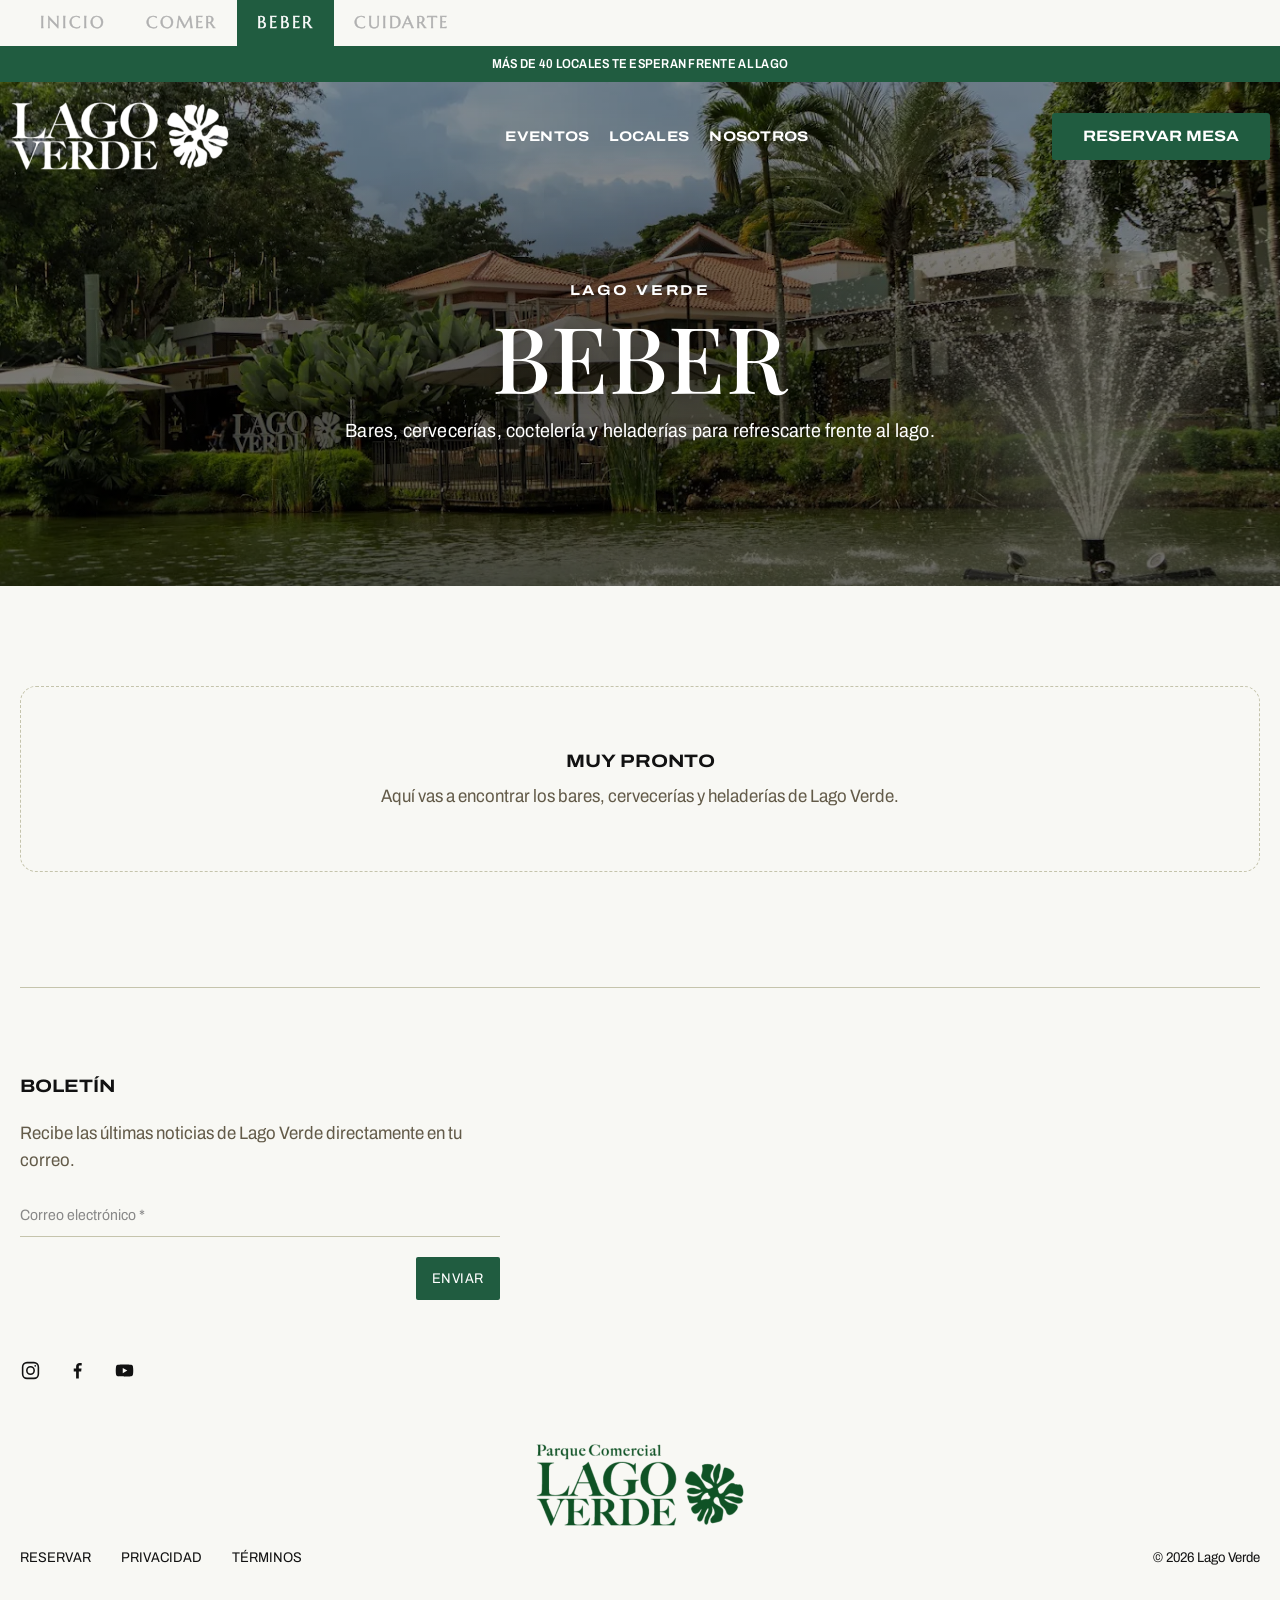
<file: beber.html>
<!DOCTYPE html>
<html lang="es">
<head>
<meta charset="utf-8">
<meta name="viewport" content="width=device-width, initial-scale=1">
<meta name="description" content="Bares, cervecerías, coctelería y heladerías en Lago Verde, Pance (sur de Cali).">
<title>Beber — Lago Verde, Parque Comercial en Pance, Cali</title>
<link rel="preconnect" href="https://fonts.googleapis.com">
<link rel="preconnect" href="https://fonts.gstatic.com" crossorigin>
<link href="https://fonts.googleapis.com/css2?family=Archivo:wdth,wght@62..125,100..900&family=Marcellus&family=Playfair+Display:wght@500&display=swap" rel="stylesheet">
<link rel="stylesheet" href="assets/css/styles.css">
</head>
<body>

<!-- ======================= HEADER ======================= -->
<header>
  <!-- The slot keeps the tab bar's height in the layout when the bar floats (fixed) on scroll -->
  <div class="topbar-slot">
  <div class="topbar wrap">
    <div class="container">
      <a class="topbar__brand" href="index.html" aria-label="Lago Verde, inicio"><img src="assets/logo-lago-verde.png" alt="" width="768" height="308"></a>
      <ul class="tabs" aria-label="Secciones">
        <li><a href="index.html">Inicio</a></li>
        <li><a href="comer.html">Comer</a></li>
        <li><a href="beber.html" class="is-active" aria-current="page">Beber</a></li>
        <li><a href="cuidarte.html">Cuidarte</a></li>
      </ul>
      <div class="utility">
        <a href="#"><svg viewBox="0 0 24 24" fill="currentColor" aria-hidden="true"><path d="M15.5 14h-.79l-.28-.27A6.47 6.47 0 0 0 16 9.5 6.5 6.5 0 1 0 9.5 16a6.47 6.47 0 0 0 4.23-1.57l.27.28v.79l5 4.99L20.49 19l-4.99-5Zm-6 0C7.01 14 5 11.99 5 9.5S7.01 5 9.5 5 14 7.01 14 9.5 11.99 14 9.5 14Z"/></svg>Buscar</a>
        <a href="#">Contáctanos</a>
      </div>
    </div>
  </div>
  </div>
  <div class="announcement">
    <a href="index.html#categorias">Más de 40 locales te esperan frente al lago</a>
  </div>
</header>

<div class="hero-wrap">
  <div class="mainmenu" id="mainmenu">
    <div class="container">
      <div class="mainmenu__logo">
        <a class="brand" href="index.html"><img src="assets/logo-lago-verde-compact-white.png" alt="Parque Comercial Lago Verde" width="767" height="244"></a>
      </div>
      <nav class="mainmenu__nav" aria-label="Principal">
        <ul>
          <li><a href="index.html#whats-on">Eventos</a></li>
          <li><a href="index.html#categorias">Locales</a></li>
          <li><a href="index.html#dia-y-noche">Nosotros</a></li>
        </ul>
      </nav>
      <div class="mainmenu__cta"><a href="#" class="btn btn--green">Reservar mesa</a></div>
      <button class="menu-toggle" aria-label="Abrir menú" aria-expanded="false" aria-controls="mainmenu">
        <svg viewBox="0 0 24 24" fill="none" stroke="currentColor" stroke-width="1.6"><path d="M3 6h18M3 12h18M3 18h18"/></svg>
      </button>
    </div>
  </div>

  <!-- ======================= PAGE HERO ======================= -->
  <section class="hero hero--page" aria-label="Beber">
    <div class="hero__slide is-active" style="background-image:url(assets/foto2.webp)">
      <div class="hero__overlay hero__overlay--strong" aria-hidden="true"></div>
      <div class="hero__content-wrap">
        <div class="hero__content">
          <div class="hero__text">
            <span class="hero__eyebrow display">Lago Verde</span>
            <h1 class="hero__heading hero__heading--brand display">Beber</h1>
            <p class="hero__lead">Bares, cervecerías, coctelería y heladerías para refrescarte frente al lago.</p>
          </div>
        </div>
      </div>
    </div>
  </section>
</div>

<main class="wrap">
  <div class="container">
    <section class="directory" data-directory data-one="lugar" data-many="lugares" aria-label="Lugares para beber">
      <!-- Add venue cards here (copy one from comer.html) and the search bar appears with them -->
      <p class="directory__soon"><strong>Muy pronto</strong>Aquí vas a encontrar los bares, cervecerías y heladerías de Lago Verde.</p>
    </section>
  </div>
</main>

<!-- ======================= FOOTER ======================= -->
<footer class="site-footer wrap">
  <div class="container">
    <hr class="divider">
    <div class="footer-main">
      <div class="newsletter">
        <h2 class="display">Boletín</h2>
        <p class="lead">Recibe las últimas noticias de Lago Verde directamente en tu correo.</p>
        <form class="nl-form" id="nl-form" novalidate>
          <div class="nl-row">
            <input type="email" name="email" placeholder="Correo electrónico *" aria-label="Correo electrónico" required>
            <button class="nl-submit" type="submit">Enviar</button>
            <p class="nl-thanks" role="status">¡Gracias! (formulario de demostración: no se envió nada)</p>
          </div>
        </form>
        <ul class="socials">
          <li><a href="#" aria-label="Instagram"><svg viewBox="0 0 24 24" fill="none" stroke="currentColor" stroke-width="1.8"><rect x="3" y="3" width="18" height="18" rx="5"/><circle cx="12" cy="12" r="4.2"/><circle cx="17.4" cy="6.6" r="1" fill="currentColor" stroke="none"/></svg></a></li>
          <li><a href="#" aria-label="Facebook"><svg viewBox="0 0 24 24" fill="currentColor"><path d="M13.5 21v-8h2.7l.4-3.2h-3.1V7.8c0-.9.3-1.5 1.6-1.5h1.7V3.4c-.3 0-1.3-.1-2.4-.1-2.4 0-4 1.5-4 4.1v2.4H7.7V13h2.7v8h3.1Z"/></svg></a></li>
          <li><a href="#" aria-label="YouTube"><svg viewBox="0 0 24 24" fill="currentColor"><path d="M21.6 7.2a2.5 2.5 0 0 0-1.8-1.8C18.2 5 12 5 12 5s-6.2 0-7.8.4A2.5 2.5 0 0 0 2.4 7.2 26 26 0 0 0 2 12a26 26 0 0 0 .4 4.8 2.5 2.5 0 0 0 1.8 1.8C5.8 19 12 19 12 19s6.2 0 7.8-.4a2.5 2.5 0 0 0 1.8-1.8A26 26 0 0 0 22 12a26 26 0 0 0-.4-4.8ZM10 15V9l5.2 3L10 15Z"/></svg></a></li>
        </ul>
      </div>
    </div>
    <div class="footer-logo">
      <a href="index.html"><img src="assets/logo-lago-verde.png" alt="Parque Comercial Lago Verde" width="768" height="308" loading="lazy"></a>
    </div>
    <div class="footer-bottom">
      <ul>
        <li><a href="#">Reservar</a></li>
        <li><a href="#">Privacidad</a></li>
        <li><a href="#">Términos</a></li>
      </ul>
      <div class="credits">
        <span>© 2026 Lago Verde</span>
      </div>
    </div>
  </div>
</footer>

<script src="assets/js/site.js"></script>
</body>
</html>
</file>
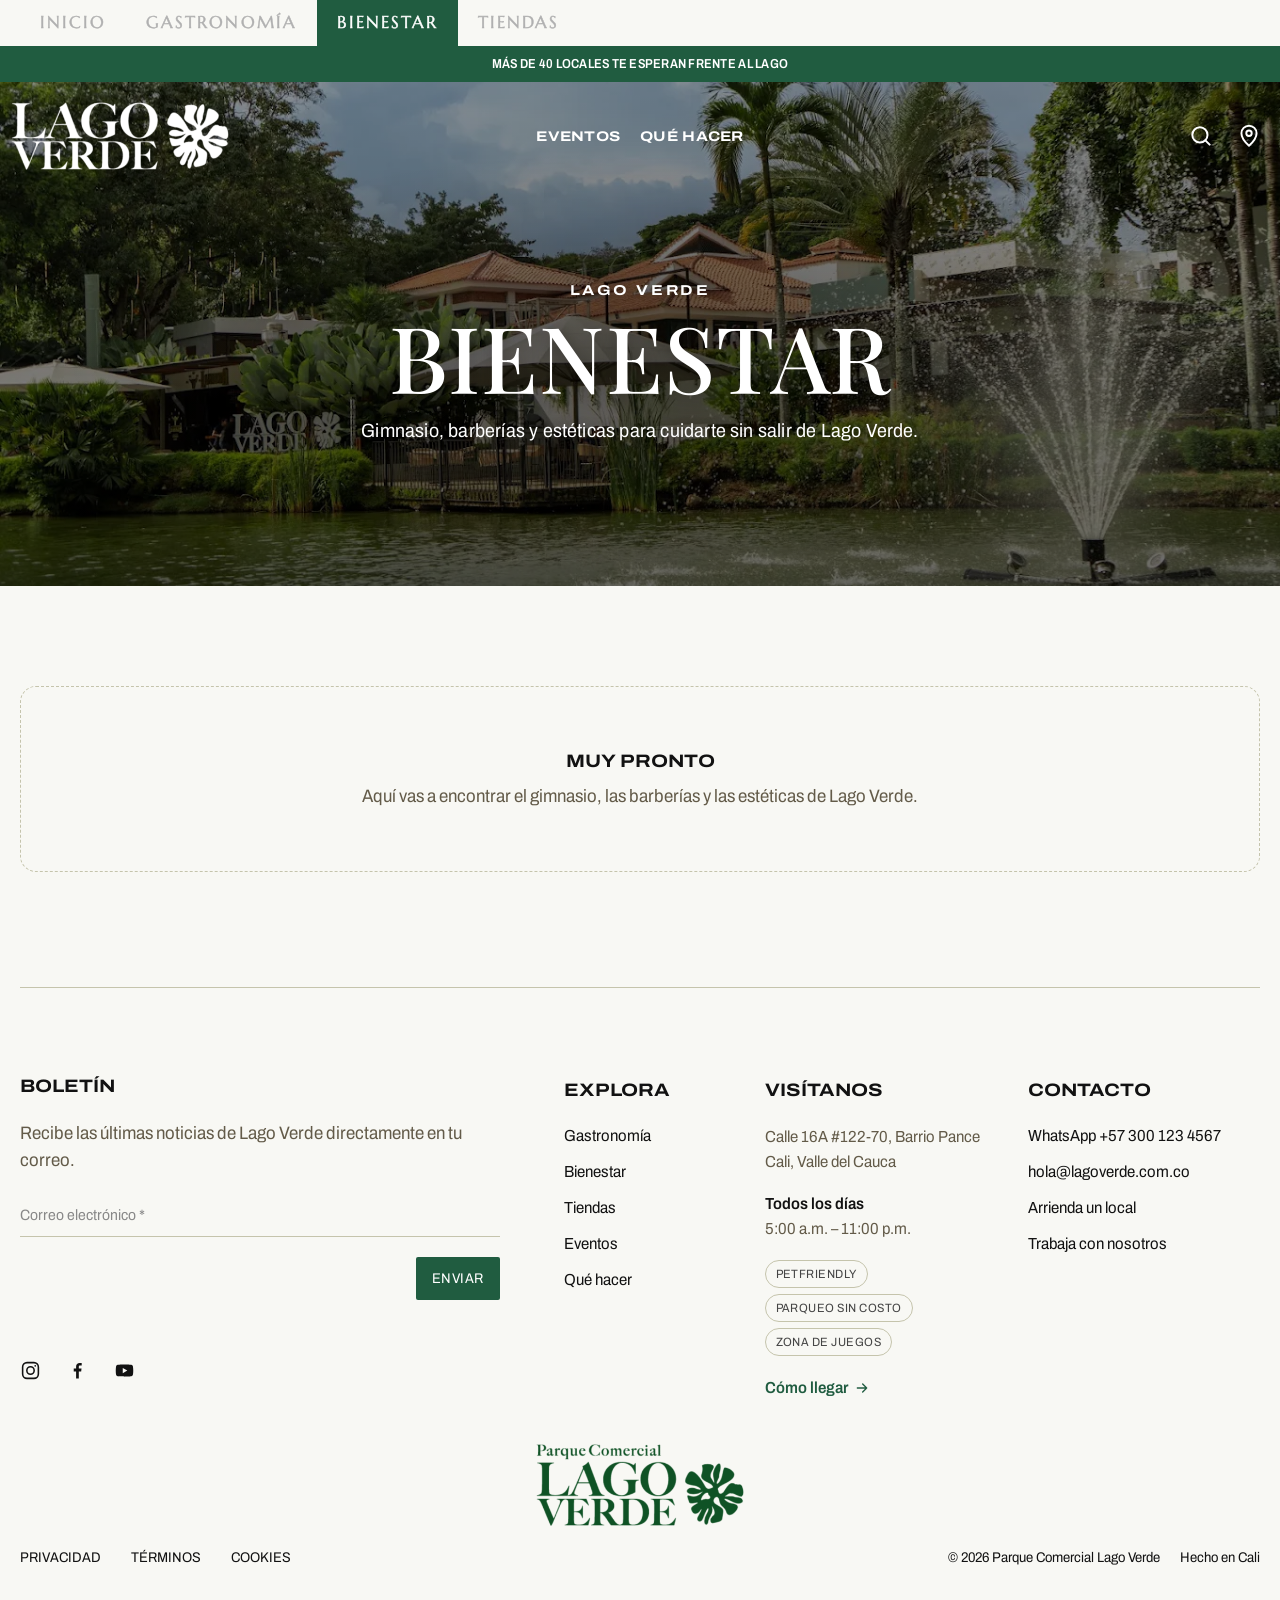
<file: bienestar.html>
<!DOCTYPE html>
<html lang="es">
<head>
<meta charset="utf-8">
<meta name="viewport" content="width=device-width, initial-scale=1">
<meta name="description" content="Gimnasio, barberías y centros de estética en Lago Verde, Pance (sur de Cali).">
<title>Bienestar — Lago Verde, Parque Comercial en Pance, Cali</title>
<link rel="preconnect" href="https://fonts.googleapis.com">
<link rel="preconnect" href="https://fonts.gstatic.com" crossorigin>
<link href="https://fonts.googleapis.com/css2?family=Archivo:wdth,wght@62..125,100..900&family=Marcellus&family=Playfair+Display:wght@500&display=swap" rel="stylesheet">
<link rel="stylesheet" href="assets/css/styles.css">
</head>
<body>

<!-- ======================= HEADER ======================= -->
<header>
  <!-- The slot keeps the tab bar's height in the layout when the bar floats (fixed) on scroll -->
  <div class="topbar-slot">
  <div class="topbar wrap">
    <div class="container">
      <a class="topbar__brand" href="index.html" aria-label="Lago Verde, inicio"><span class="topbar__logo" aria-hidden="true"></span></a>
      <ul class="tabs" aria-label="Secciones">
        <li class="tabs__home"><a href="index.html">Inicio</a></li>
        <li><a href="gastronomia.html">Gastronomía</a></li>
        <li><a href="bienestar.html" class="is-active" aria-current="page">Bienestar</a></li>
        <li><a href="tiendas.html">Tiendas</a></li>
        <li class="tabs__plan"><a href="index.html#whats-on">Eventos</a></li>
        <li class="tabs__plan"><a href="index.html#dia-y-noche">Qué hacer</a></li>
      </ul>
      <div class="utility">
        <a class="utility__text" href="index.html#whats-on">Eventos</a>
        <a class="utility__text" href="index.html#dia-y-noche">Qué hacer</a>
        <a href="#" aria-label="Buscar" title="Buscar"><svg viewBox="0 0 24 24" fill="none" stroke="currentColor" stroke-width="1.8" stroke-linecap="round" aria-hidden="true"><circle cx="11" cy="11" r="7"/><path d="m20 20-4-4"/></svg></a>
        <a href="index.html#como-llegar" aria-label="Cómo llegar" title="Cómo llegar"><svg viewBox="0 0 24 24" fill="none" stroke="currentColor" stroke-width="1.8" stroke-linecap="round" stroke-linejoin="round" aria-hidden="true"><path d="M12 21s-7-6.2-7-11.5a7 7 0 0 1 14 0C19 14.8 12 21 12 21Z"/><circle cx="12" cy="9.5" r="2.5"/></svg></a>
      </div>
      <button class="topbar__toggle" aria-label="Abrir menú" aria-expanded="false">
        <svg viewBox="0 0 24 24" fill="none" stroke="currentColor" stroke-width="1.6" aria-hidden="true"><path d="M3 6h18M3 12h18M3 18h18"/></svg>
      </button>
    </div>
  </div>
  </div>
  <div class="announcement">
    <a href="index.html#categorias">Más de 40 locales te esperan frente al lago</a>
  </div>
</header>

<div class="hero-wrap">
  <div class="mainmenu" id="mainmenu">
    <div class="container">
      <div class="mainmenu__logo">
        <a class="brand" href="index.html"><img src="assets/logo-lago-verde-compact-white.png" alt="Parque Comercial Lago Verde" width="767" height="244"></a>
      </div>
      <nav class="mainmenu__nav" aria-label="Principal">
        <ul>
          <li class="mainmenu__cat"><a href="index.html">Inicio</a></li>
          <li class="mainmenu__cat"><a href="gastronomia.html">Gastronomía</a></li>
          <li class="mainmenu__cat"><a href="bienestar.html" aria-current="page">Bienestar</a></li>
          <li class="mainmenu__cat"><a href="tiendas.html">Tiendas</a></li>
          <li><a href="index.html#whats-on">Eventos</a></li>
          <li><a href="index.html#dia-y-noche">Qué hacer</a></li>
        </ul>
      </nav>
      <div class="mainmenu__icons">
        <a href="#" aria-label="Buscar" title="Buscar"><svg viewBox="0 0 24 24" fill="none" stroke="currentColor" stroke-width="1.8" stroke-linecap="round" aria-hidden="true"><circle cx="11" cy="11" r="7"/><path d="m20 20-4-4"/></svg></a>
        <a href="index.html#como-llegar" aria-label="Cómo llegar" title="Cómo llegar"><svg viewBox="0 0 24 24" fill="none" stroke="currentColor" stroke-width="1.8" stroke-linecap="round" stroke-linejoin="round" aria-hidden="true"><path d="M12 21s-7-6.2-7-11.5a7 7 0 0 1 14 0C19 14.8 12 21 12 21Z"/><circle cx="12" cy="9.5" r="2.5"/></svg></a>
      </div>
      <button class="menu-toggle" aria-label="Abrir menú" aria-expanded="false" aria-controls="mainmenu">
        <svg viewBox="0 0 24 24" fill="none" stroke="currentColor" stroke-width="1.6"><path d="M3 6h18M3 12h18M3 18h18"/></svg>
      </button>
    </div>
  </div>

  <!-- ======================= PAGE HERO ======================= -->
  <section class="hero hero--page" aria-label="Bienestar">
    <div class="hero__slide is-active" style="background-image:url(assets/foto2.webp)">
      <div class="hero__overlay hero__overlay--strong" aria-hidden="true"></div>
      <div class="hero__content-wrap">
        <div class="hero__content">
          <div class="hero__text">
            <span class="hero__eyebrow display">Lago Verde</span>
            <h1 class="hero__heading hero__heading--brand display">Bienestar</h1>
            <p class="hero__lead">Gimnasio, barberías y estéticas para cuidarte sin salir de Lago Verde.</p>
          </div>
        </div>
      </div>
    </div>
  </section>
</div>

<main class="wrap">
  <div class="container">
    <section class="directory" data-directory data-one="lugar" data-many="lugares" aria-label="Lugares de bienestar">
      <!-- Add venue cards here (copy one from gastronomia.html) and the search bar appears with them -->
      <p class="directory__soon"><strong>Muy pronto</strong>Aquí vas a encontrar el gimnasio, las barberías y las estéticas de Lago Verde.</p>
    </section>
  </div>
</main>

<!-- ======================= FOOTER ======================= -->
<footer class="site-footer wrap">
  <div class="container">
    <hr class="divider">
    <div class="footer-main">
      <div class="newsletter">
        <h2 class="display">Boletín</h2>
        <p class="lead">Recibe las últimas noticias de Lago Verde directamente en tu correo.</p>
        <form class="nl-form" id="nl-form" novalidate>
          <div class="nl-row">
            <input type="email" name="email" placeholder="Correo electrónico *" aria-label="Correo electrónico" required>
            <button class="nl-submit" type="submit">Enviar</button>
            <p class="nl-thanks" role="status">¡Gracias! (formulario de demostración: no se envió nada)</p>
          </div>
        </form>
        <ul class="socials">
          <li><a href="https://www.instagram.com/lagoverdecali/" target="_blank" rel="noopener" aria-label="Instagram"><svg viewBox="0 0 24 24" fill="none" stroke="currentColor" stroke-width="1.8"><rect x="3" y="3" width="18" height="18" rx="5"/><circle cx="12" cy="12" r="4.2"/><circle cx="17.4" cy="6.6" r="1" fill="currentColor" stroke="none"/></svg></a></li>
          <li><a href="#" aria-label="Facebook"><svg viewBox="0 0 24 24" fill="currentColor"><path d="M13.5 21v-8h2.7l.4-3.2h-3.1V7.8c0-.9.3-1.5 1.6-1.5h1.7V3.4c-.3 0-1.3-.1-2.4-.1-2.4 0-4 1.5-4 4.1v2.4H7.7V13h2.7v8h3.1Z"/></svg></a></li>
          <li><a href="#" aria-label="YouTube"><svg viewBox="0 0 24 24" fill="currentColor"><path d="M21.6 7.2a2.5 2.5 0 0 0-1.8-1.8C18.2 5 12 5 12 5s-6.2 0-7.8.4A2.5 2.5 0 0 0 2.4 7.2 26 26 0 0 0 2 12a26 26 0 0 0 .4 4.8 2.5 2.5 0 0 0 1.8 1.8C5.8 19 12 19 12 19s6.2 0 7.8-.4a2.5 2.5 0 0 0 1.8-1.8A26 26 0 0 0 22 12a26 26 0 0 0-.4-4.8ZM10 15V9l5.2 3L10 15Z"/></svg></a></li>
        </ul>
      </div>
      <!-- Mockup: WhatsApp, email and the "Contacto" links are placeholders until the client sends real ones -->
      <div class="footer-cols">
        <nav class="footer-col" aria-label="Explora">
          <h2 class="display">Explora</h2>
          <ul>
            <li><a href="gastronomia.html">Gastronomía</a></li>
            <li><a href="bienestar.html">Bienestar</a></li>
            <li><a href="tiendas.html">Tiendas</a></li>
            <li><a href="index.html#whats-on">Eventos</a></li>
            <li><a href="index.html#dia-y-noche">Qué hacer</a></li>
          </ul>
        </nav>
        <div class="footer-col">
          <h2 class="display">Visítanos</h2>
          <address>Calle 16A #122-70, Barrio Pance<br>Cali, Valle del Cauca</address>
          <p class="footer-hours"><strong>Todos los días</strong><br>5:00 a.m. – 11:00 p.m.</p>
          <ul class="footer-perks" aria-label="Servicios"><li>Petfriendly</li><li>Parqueo sin costo</li><li>Zona de juegos</li></ul>
          <a class="footer-more" href="index.html#como-llegar">Cómo llegar <svg viewBox="0 0 24 24" fill="none" stroke="currentColor" stroke-width="2" stroke-linecap="round" stroke-linejoin="round" aria-hidden="true"><path d="M5 12h14m-6-6 6 6-6 6"/></svg></a>
        </div>
        <div class="footer-col">
          <h2 class="display">Contacto</h2>
          <ul>
            <li><a href="#">WhatsApp +57 300 123 4567</a></li>
            <li><a href="#">hola@lagoverde.com.co</a></li>
            <li><a href="#">Arrienda un local</a></li>
            <li><a href="#">Trabaja con nosotros</a></li>
          </ul>
        </div>
      </div>
    </div>
    <div class="footer-logo">
      <a href="index.html"><img src="assets/logo-lago-verde.png" alt="Parque Comercial Lago Verde" width="768" height="308" loading="lazy"></a>
    </div>
    <div class="footer-bottom">
      <ul>
        <li><a href="#">Privacidad</a></li>
        <li><a href="#">Términos</a></li>
        <li><a href="#">Cookies</a></li>
      </ul>
      <div class="credits">
        <span>© 2026 Parque Comercial Lago Verde</span>
        <span>Hecho en Cali</span>
      </div>
    </div>
  </div>
</footer>

<script src="assets/js/site.js"></script>
</body>
</html>
</file>
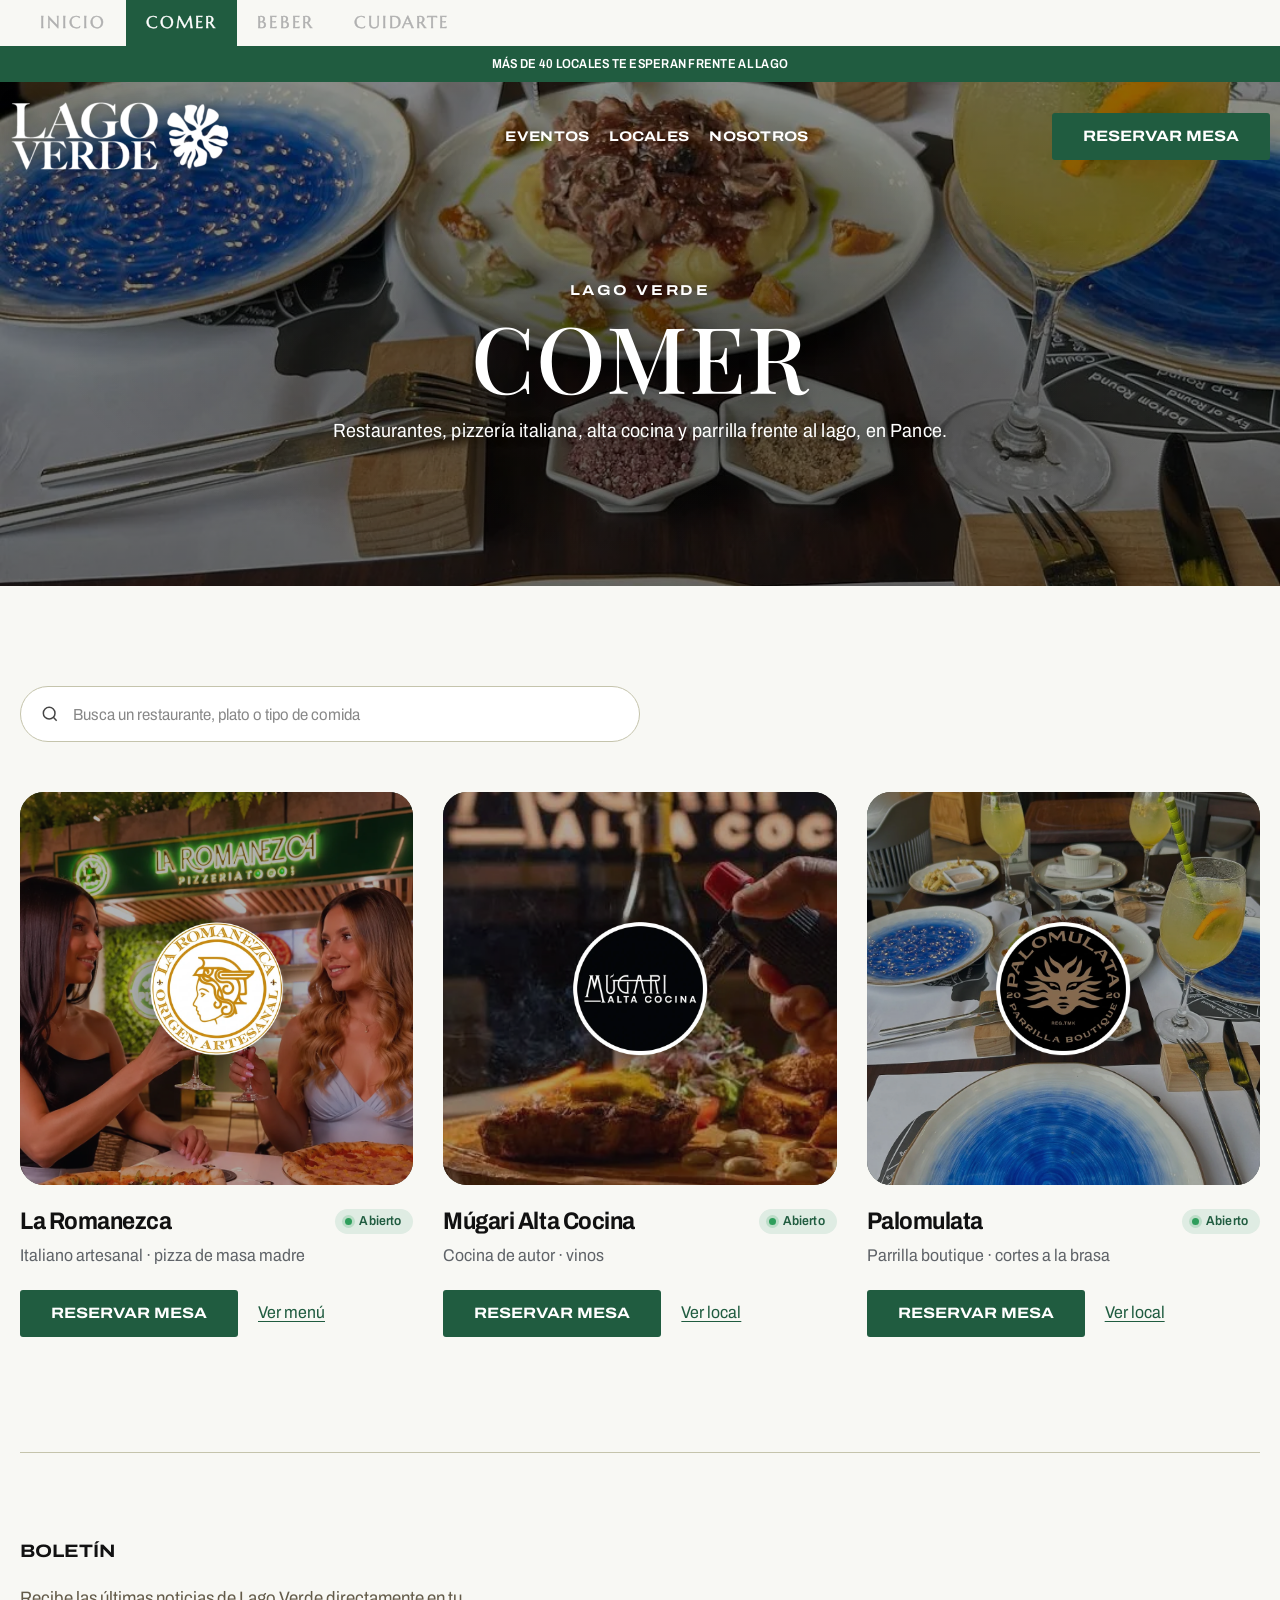
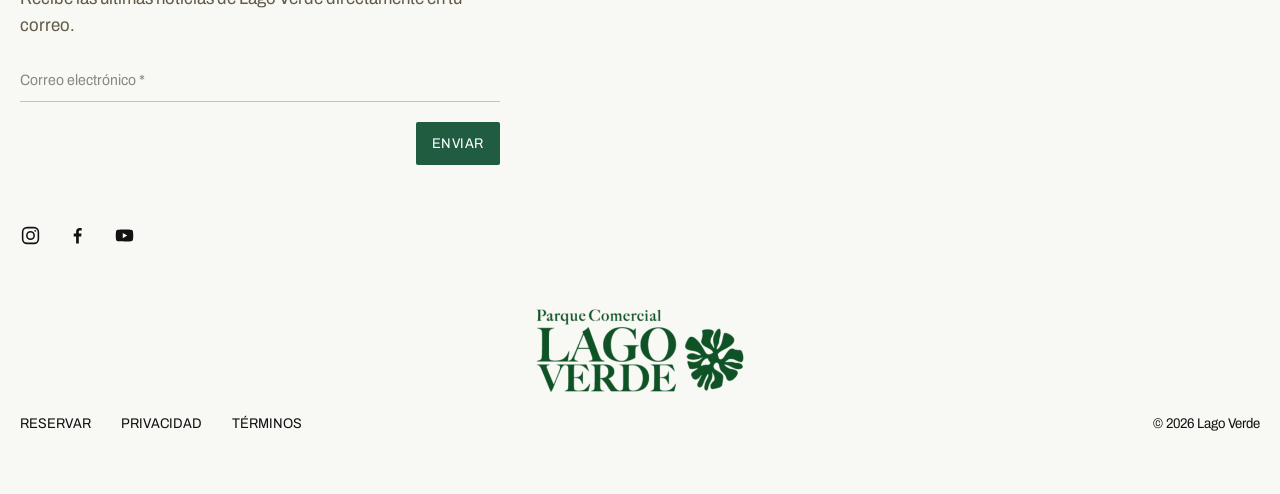
<file: comer.html>
<!DOCTYPE html>
<html lang="es">
<head>
<meta charset="utf-8">
<meta name="viewport" content="width=device-width, initial-scale=1">
<meta name="description" content="Restaurantes en Lago Verde, Pance (sur de Cali): pizzería italiana, alta cocina y parrilla frente al lago. Busca por nombre o tipo de comida.">
<title>Comer — Lago Verde, Parque Comercial en Pance, Cali</title>
<link rel="preconnect" href="https://fonts.googleapis.com">
<link rel="preconnect" href="https://fonts.gstatic.com" crossorigin>
<link href="https://fonts.googleapis.com/css2?family=Archivo:wdth,wght@62..125,100..900&family=Marcellus&family=Playfair+Display:wght@500&display=swap" rel="stylesheet">
<link rel="stylesheet" href="assets/css/styles.css">
</head>
<body>

<!-- ======================= HEADER ======================= -->
<header>
  <!-- The slot keeps the tab bar's height in the layout when the bar floats (fixed) on scroll -->
  <div class="topbar-slot">
  <div class="topbar wrap">
    <div class="container">
      <a class="topbar__brand" href="index.html" aria-label="Lago Verde, inicio"><img src="assets/logo-lago-verde.png" alt="" width="768" height="308"></a>
      <ul class="tabs" aria-label="Secciones">
        <li><a href="index.html">Inicio</a></li>
        <li><a href="comer.html" class="is-active" aria-current="page">Comer</a></li>
        <li><a href="beber.html">Beber</a></li>
        <li><a href="cuidarte.html">Cuidarte</a></li>
      </ul>
      <div class="utility">
        <a href="#"><svg viewBox="0 0 24 24" fill="currentColor" aria-hidden="true"><path d="M15.5 14h-.79l-.28-.27A6.47 6.47 0 0 0 16 9.5 6.5 6.5 0 1 0 9.5 16a6.47 6.47 0 0 0 4.23-1.57l.27.28v.79l5 4.99L20.49 19l-4.99-5Zm-6 0C7.01 14 5 11.99 5 9.5S7.01 5 9.5 5 14 7.01 14 9.5 11.99 14 9.5 14Z"/></svg>Buscar</a>
        <a href="#">Contáctanos</a>
      </div>
    </div>
  </div>
  </div>
  <div class="announcement">
    <a href="index.html#categorias">Más de 40 locales te esperan frente al lago</a>
  </div>
</header>

<div class="hero-wrap">
  <div class="mainmenu" id="mainmenu">
    <div class="container">
      <div class="mainmenu__logo">
        <a class="brand" href="index.html"><img src="assets/logo-lago-verde-compact-white.png" alt="Parque Comercial Lago Verde" width="767" height="244"></a>
      </div>
      <nav class="mainmenu__nav" aria-label="Principal">
        <ul>
          <li><a href="index.html#whats-on">Eventos</a></li>
          <li><a href="index.html#categorias">Locales</a></li>
          <li><a href="index.html#dia-y-noche">Nosotros</a></li>
        </ul>
      </nav>
      <div class="mainmenu__cta"><a href="#" class="btn btn--green">Reservar mesa</a></div>
      <button class="menu-toggle" aria-label="Abrir menú" aria-expanded="false" aria-controls="mainmenu">
        <svg viewBox="0 0 24 24" fill="none" stroke="currentColor" stroke-width="1.6"><path d="M3 6h18M3 12h18M3 18h18"/></svg>
      </button>
    </div>
  </div>

  <!-- ======================= PAGE HERO ======================= -->
  <section class="hero hero--page" aria-label="Comer">
    <div class="hero__slide is-active" style="background-image:url(assets/locales/palomulata/foto.webp)">
      <div class="hero__overlay hero__overlay--strong" aria-hidden="true"></div>
      <div class="hero__content-wrap">
        <div class="hero__content">
          <div class="hero__text">
            <span class="hero__eyebrow display">Lago Verde</span>
            <h1 class="hero__heading hero__heading--brand display">Comer</h1>
            <p class="hero__lead">Restaurantes, pizzería italiana, alta cocina y parrilla frente al lago, en Pance.</p>
          </div>
        </div>
      </div>
    </div>
  </section>
</div>

<main class="wrap">
  <div class="container">
    <section class="directory" data-directory data-one="restaurante" data-many="restaurantes" aria-label="Lugares para comer">
      <div class="directory__bar">
        <label class="directory__search">
          <svg viewBox="0 0 24 24" fill="none" stroke="currentColor" stroke-width="1.8" aria-hidden="true"><circle cx="11" cy="11" r="7"/><path d="m20 20-4-4"/></svg>
          <input type="search" placeholder="Busca un restaurante, plato o tipo de comida" aria-label="Buscar en Comer" autocomplete="off">
        </label>
        <p class="directory__count" aria-live="polite"></p>
      </div>
      <div class="grid-3 directory__grid">
        <article class="resto" data-tags="pizza pizzeria italiano italiana cafe panaderia brunch desayuno masa madre restaurante">
          <a class="resto__img" href="https://lnk.bio/laromanezca" target="_blank" rel="noopener">
            <img class="resto__photo" loading="lazy" src="assets/locales/laromanezca/foto.webp" alt="Pizzas de masa madre y copas de vino en La Romanezca" style="object-position: center 30%">
            <img class="resto__logo" src="assets/locales/laromanezca/logo.webp" alt="">
          </a>
          <div class="resto__body">
            <div class="resto__row">
              <h3 class="resto__name"><a href="https://lnk.bio/laromanezca" target="_blank" rel="noopener">La Romanezca</a></h3>
              <span class="status">Abierto</span>
            </div>
            <p class="resto__meta">Italiano artesanal · pizza de masa madre</p>
          </div>
          <div class="venue__actions">
            <!-- TODO: reservation link pending -->
            <a class="btn btn--green" href="#">Reservar mesa</a>
            <a class="link link--md link--green" href="https://lnk.bio/laromanezca" target="_blank" rel="noopener">Ver menú</a>
          </div>
        </article>
        <article class="resto" data-tags="alta cocina gourmet autor carnes vinos cena especial restaurante">
          <a class="resto__img" href="#">
            <img class="resto__photo" loading="lazy" src="assets/locales/mugari/foto.webp" alt="Plato de carne terminado con soplete en Múgari Alta Cocina" style="object-position: center 72%">
            <img class="resto__logo" src="assets/locales/mugari/logo.webp" alt="">
          </a>
          <div class="resto__body">
            <div class="resto__row">
              <h3 class="resto__name"><a href="#">Múgari Alta Cocina</a></h3>
              <span class="status">Abierto</span>
            </div>
            <p class="resto__meta">Cocina de autor · vinos</p>
          </div>
          <div class="venue__actions">
            <!-- TODO: reservation and menu links pending -->
            <a class="btn btn--green" href="#">Reservar mesa</a>
            <a class="link link--md link--green" href="#">Ver local</a>
          </div>
        </article>
        <article class="resto" data-tags="parrilla carnes asados cortes brasa almuerzo cena restaurante">
          <a class="resto__img" href="#">
            <img class="resto__photo" loading="lazy" src="assets/locales/palomulata/foto.webp" alt="Corte a la parrilla y limonadas en la mesa de Palomulata" style="object-position: center 45%">
            <img class="resto__logo" src="assets/locales/palomulata/logo.webp" alt="">
          </a>
          <div class="resto__body">
            <div class="resto__row">
              <h3 class="resto__name"><a href="#">Palomulata</a></h3>
              <span class="status">Abierto</span>
            </div>
            <p class="resto__meta">Parrilla boutique · cortes a la brasa</p>
          </div>
          <div class="venue__actions">
            <!-- TODO: reservation and menu links pending -->
            <a class="btn btn--green" href="#">Reservar mesa</a>
            <a class="link link--md link--green" href="#">Ver local</a>
          </div>
        </article>
      </div>
      <p class="directory__empty" hidden>No encontramos lugares con esa búsqueda. Prueba con otra palabra.</p>
    </section>
  </div>
</main>

<!-- ======================= FOOTER ======================= -->
<footer class="site-footer wrap">
  <div class="container">
    <hr class="divider">
    <div class="footer-main">
      <div class="newsletter">
        <h2 class="display">Boletín</h2>
        <p class="lead">Recibe las últimas noticias de Lago Verde directamente en tu correo.</p>
        <form class="nl-form" id="nl-form" novalidate>
          <div class="nl-row">
            <input type="email" name="email" placeholder="Correo electrónico *" aria-label="Correo electrónico" required>
            <button class="nl-submit" type="submit">Enviar</button>
            <p class="nl-thanks" role="status">¡Gracias! (formulario de demostración: no se envió nada)</p>
          </div>
        </form>
        <ul class="socials">
          <li><a href="#" aria-label="Instagram"><svg viewBox="0 0 24 24" fill="none" stroke="currentColor" stroke-width="1.8"><rect x="3" y="3" width="18" height="18" rx="5"/><circle cx="12" cy="12" r="4.2"/><circle cx="17.4" cy="6.6" r="1" fill="currentColor" stroke="none"/></svg></a></li>
          <li><a href="#" aria-label="Facebook"><svg viewBox="0 0 24 24" fill="currentColor"><path d="M13.5 21v-8h2.7l.4-3.2h-3.1V7.8c0-.9.3-1.5 1.6-1.5h1.7V3.4c-.3 0-1.3-.1-2.4-.1-2.4 0-4 1.5-4 4.1v2.4H7.7V13h2.7v8h3.1Z"/></svg></a></li>
          <li><a href="#" aria-label="YouTube"><svg viewBox="0 0 24 24" fill="currentColor"><path d="M21.6 7.2a2.5 2.5 0 0 0-1.8-1.8C18.2 5 12 5 12 5s-6.2 0-7.8.4A2.5 2.5 0 0 0 2.4 7.2 26 26 0 0 0 2 12a26 26 0 0 0 .4 4.8 2.5 2.5 0 0 0 1.8 1.8C5.8 19 12 19 12 19s6.2 0 7.8-.4a2.5 2.5 0 0 0 1.8-1.8A26 26 0 0 0 22 12a26 26 0 0 0-.4-4.8ZM10 15V9l5.2 3L10 15Z"/></svg></a></li>
        </ul>
      </div>
    </div>
    <div class="footer-logo">
      <a href="index.html"><img src="assets/logo-lago-verde.png" alt="Parque Comercial Lago Verde" width="768" height="308" loading="lazy"></a>
    </div>
    <div class="footer-bottom">
      <ul>
        <li><a href="#">Reservar</a></li>
        <li><a href="#">Privacidad</a></li>
        <li><a href="#">Términos</a></li>
      </ul>
      <div class="credits">
        <span>© 2026 Lago Verde</span>
      </div>
    </div>
  </div>
</footer>

<script src="assets/js/site.js"></script>
</body>
</html>
</file>
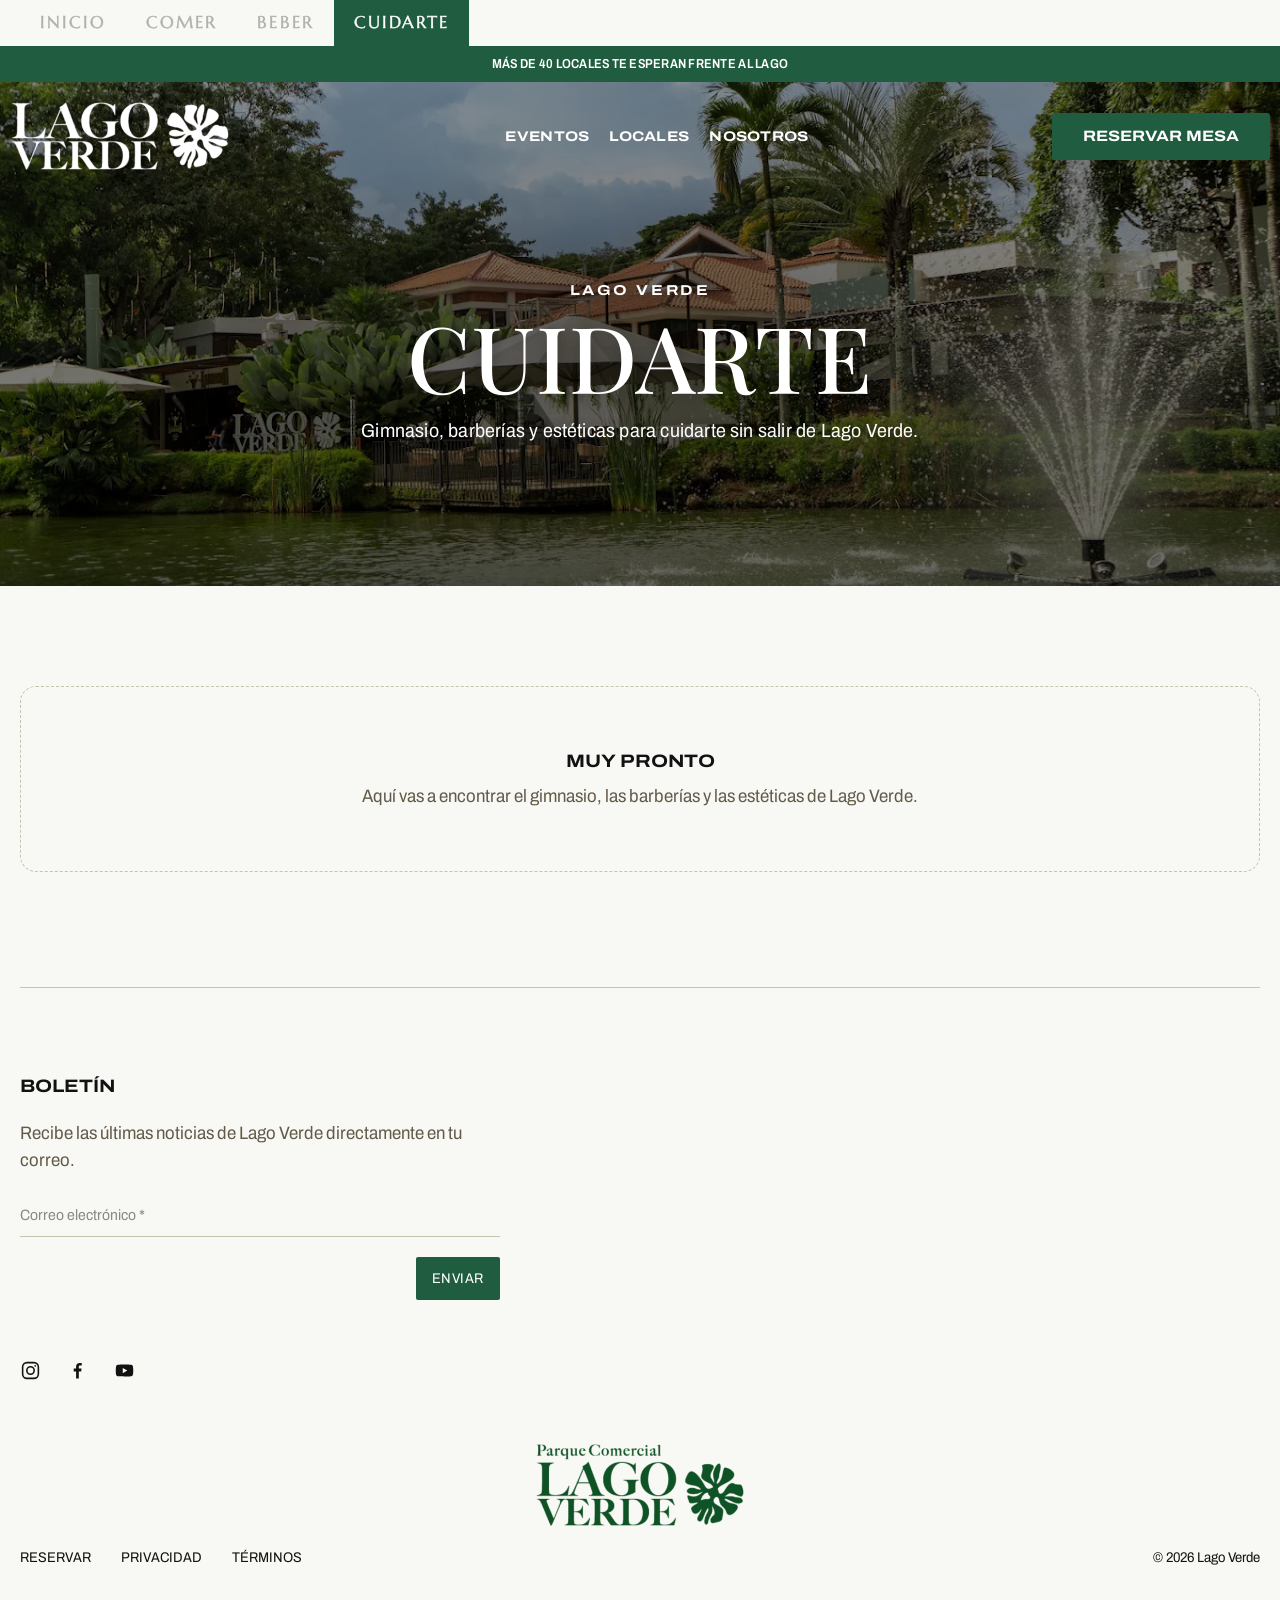
<file: cuidarte.html>
<!DOCTYPE html>
<html lang="es">
<head>
<meta charset="utf-8">
<meta name="viewport" content="width=device-width, initial-scale=1">
<meta name="description" content="Gimnasio, barberías y centros de estética en Lago Verde, Pance (sur de Cali).">
<title>Cuidarte — Lago Verde, Parque Comercial en Pance, Cali</title>
<link rel="preconnect" href="https://fonts.googleapis.com">
<link rel="preconnect" href="https://fonts.gstatic.com" crossorigin>
<link href="https://fonts.googleapis.com/css2?family=Archivo:wdth,wght@62..125,100..900&family=Marcellus&family=Playfair+Display:wght@500&display=swap" rel="stylesheet">
<link rel="stylesheet" href="assets/css/styles.css">
</head>
<body>

<!-- ======================= HEADER ======================= -->
<header>
  <!-- The slot keeps the tab bar's height in the layout when the bar floats (fixed) on scroll -->
  <div class="topbar-slot">
  <div class="topbar wrap">
    <div class="container">
      <a class="topbar__brand" href="index.html" aria-label="Lago Verde, inicio"><img src="assets/logo-lago-verde.png" alt="" width="768" height="308"></a>
      <ul class="tabs" aria-label="Secciones">
        <li><a href="index.html">Inicio</a></li>
        <li><a href="comer.html">Comer</a></li>
        <li><a href="beber.html">Beber</a></li>
        <li><a href="cuidarte.html" class="is-active" aria-current="page">Cuidarte</a></li>
      </ul>
      <div class="utility">
        <a href="#"><svg viewBox="0 0 24 24" fill="currentColor" aria-hidden="true"><path d="M15.5 14h-.79l-.28-.27A6.47 6.47 0 0 0 16 9.5 6.5 6.5 0 1 0 9.5 16a6.47 6.47 0 0 0 4.23-1.57l.27.28v.79l5 4.99L20.49 19l-4.99-5Zm-6 0C7.01 14 5 11.99 5 9.5S7.01 5 9.5 5 14 7.01 14 9.5 11.99 14 9.5 14Z"/></svg>Buscar</a>
        <a href="#">Contáctanos</a>
      </div>
    </div>
  </div>
  </div>
  <div class="announcement">
    <a href="index.html#categorias">Más de 40 locales te esperan frente al lago</a>
  </div>
</header>

<div class="hero-wrap">
  <div class="mainmenu" id="mainmenu">
    <div class="container">
      <div class="mainmenu__logo">
        <a class="brand" href="index.html"><img src="assets/logo-lago-verde-compact-white.png" alt="Parque Comercial Lago Verde" width="767" height="244"></a>
      </div>
      <nav class="mainmenu__nav" aria-label="Principal">
        <ul>
          <li><a href="index.html#whats-on">Eventos</a></li>
          <li><a href="index.html#categorias">Locales</a></li>
          <li><a href="index.html#dia-y-noche">Nosotros</a></li>
        </ul>
      </nav>
      <div class="mainmenu__cta"><a href="#" class="btn btn--green">Reservar mesa</a></div>
      <button class="menu-toggle" aria-label="Abrir menú" aria-expanded="false" aria-controls="mainmenu">
        <svg viewBox="0 0 24 24" fill="none" stroke="currentColor" stroke-width="1.6"><path d="M3 6h18M3 12h18M3 18h18"/></svg>
      </button>
    </div>
  </div>

  <!-- ======================= PAGE HERO ======================= -->
  <section class="hero hero--page" aria-label="Cuidarte">
    <div class="hero__slide is-active" style="background-image:url(assets/foto2.webp)">
      <div class="hero__overlay hero__overlay--strong" aria-hidden="true"></div>
      <div class="hero__content-wrap">
        <div class="hero__content">
          <div class="hero__text">
            <span class="hero__eyebrow display">Lago Verde</span>
            <h1 class="hero__heading hero__heading--brand display">Cuidarte</h1>
            <p class="hero__lead">Gimnasio, barberías y estéticas para cuidarte sin salir de Lago Verde.</p>
          </div>
        </div>
      </div>
    </div>
  </section>
</div>

<main class="wrap">
  <div class="container">
    <section class="directory" data-directory data-one="lugar" data-many="lugares" aria-label="Lugares para cuidarte">
      <!-- Add venue cards here (copy one from comer.html) and the search bar appears with them -->
      <p class="directory__soon"><strong>Muy pronto</strong>Aquí vas a encontrar el gimnasio, las barberías y las estéticas de Lago Verde.</p>
    </section>
  </div>
</main>

<!-- ======================= FOOTER ======================= -->
<footer class="site-footer wrap">
  <div class="container">
    <hr class="divider">
    <div class="footer-main">
      <div class="newsletter">
        <h2 class="display">Boletín</h2>
        <p class="lead">Recibe las últimas noticias de Lago Verde directamente en tu correo.</p>
        <form class="nl-form" id="nl-form" novalidate>
          <div class="nl-row">
            <input type="email" name="email" placeholder="Correo electrónico *" aria-label="Correo electrónico" required>
            <button class="nl-submit" type="submit">Enviar</button>
            <p class="nl-thanks" role="status">¡Gracias! (formulario de demostración: no se envió nada)</p>
          </div>
        </form>
        <ul class="socials">
          <li><a href="#" aria-label="Instagram"><svg viewBox="0 0 24 24" fill="none" stroke="currentColor" stroke-width="1.8"><rect x="3" y="3" width="18" height="18" rx="5"/><circle cx="12" cy="12" r="4.2"/><circle cx="17.4" cy="6.6" r="1" fill="currentColor" stroke="none"/></svg></a></li>
          <li><a href="#" aria-label="Facebook"><svg viewBox="0 0 24 24" fill="currentColor"><path d="M13.5 21v-8h2.7l.4-3.2h-3.1V7.8c0-.9.3-1.5 1.6-1.5h1.7V3.4c-.3 0-1.3-.1-2.4-.1-2.4 0-4 1.5-4 4.1v2.4H7.7V13h2.7v8h3.1Z"/></svg></a></li>
          <li><a href="#" aria-label="YouTube"><svg viewBox="0 0 24 24" fill="currentColor"><path d="M21.6 7.2a2.5 2.5 0 0 0-1.8-1.8C18.2 5 12 5 12 5s-6.2 0-7.8.4A2.5 2.5 0 0 0 2.4 7.2 26 26 0 0 0 2 12a26 26 0 0 0 .4 4.8 2.5 2.5 0 0 0 1.8 1.8C5.8 19 12 19 12 19s6.2 0 7.8-.4a2.5 2.5 0 0 0 1.8-1.8A26 26 0 0 0 22 12a26 26 0 0 0-.4-4.8ZM10 15V9l5.2 3L10 15Z"/></svg></a></li>
        </ul>
      </div>
    </div>
    <div class="footer-logo">
      <a href="index.html"><img src="assets/logo-lago-verde.png" alt="Parque Comercial Lago Verde" width="768" height="308" loading="lazy"></a>
    </div>
    <div class="footer-bottom">
      <ul>
        <li><a href="#">Reservar</a></li>
        <li><a href="#">Privacidad</a></li>
        <li><a href="#">Términos</a></li>
      </ul>
      <div class="credits">
        <span>© 2026 Lago Verde</span>
      </div>
    </div>
  </div>
</footer>

<script src="assets/js/site.js"></script>
</body>
</html>
</file>
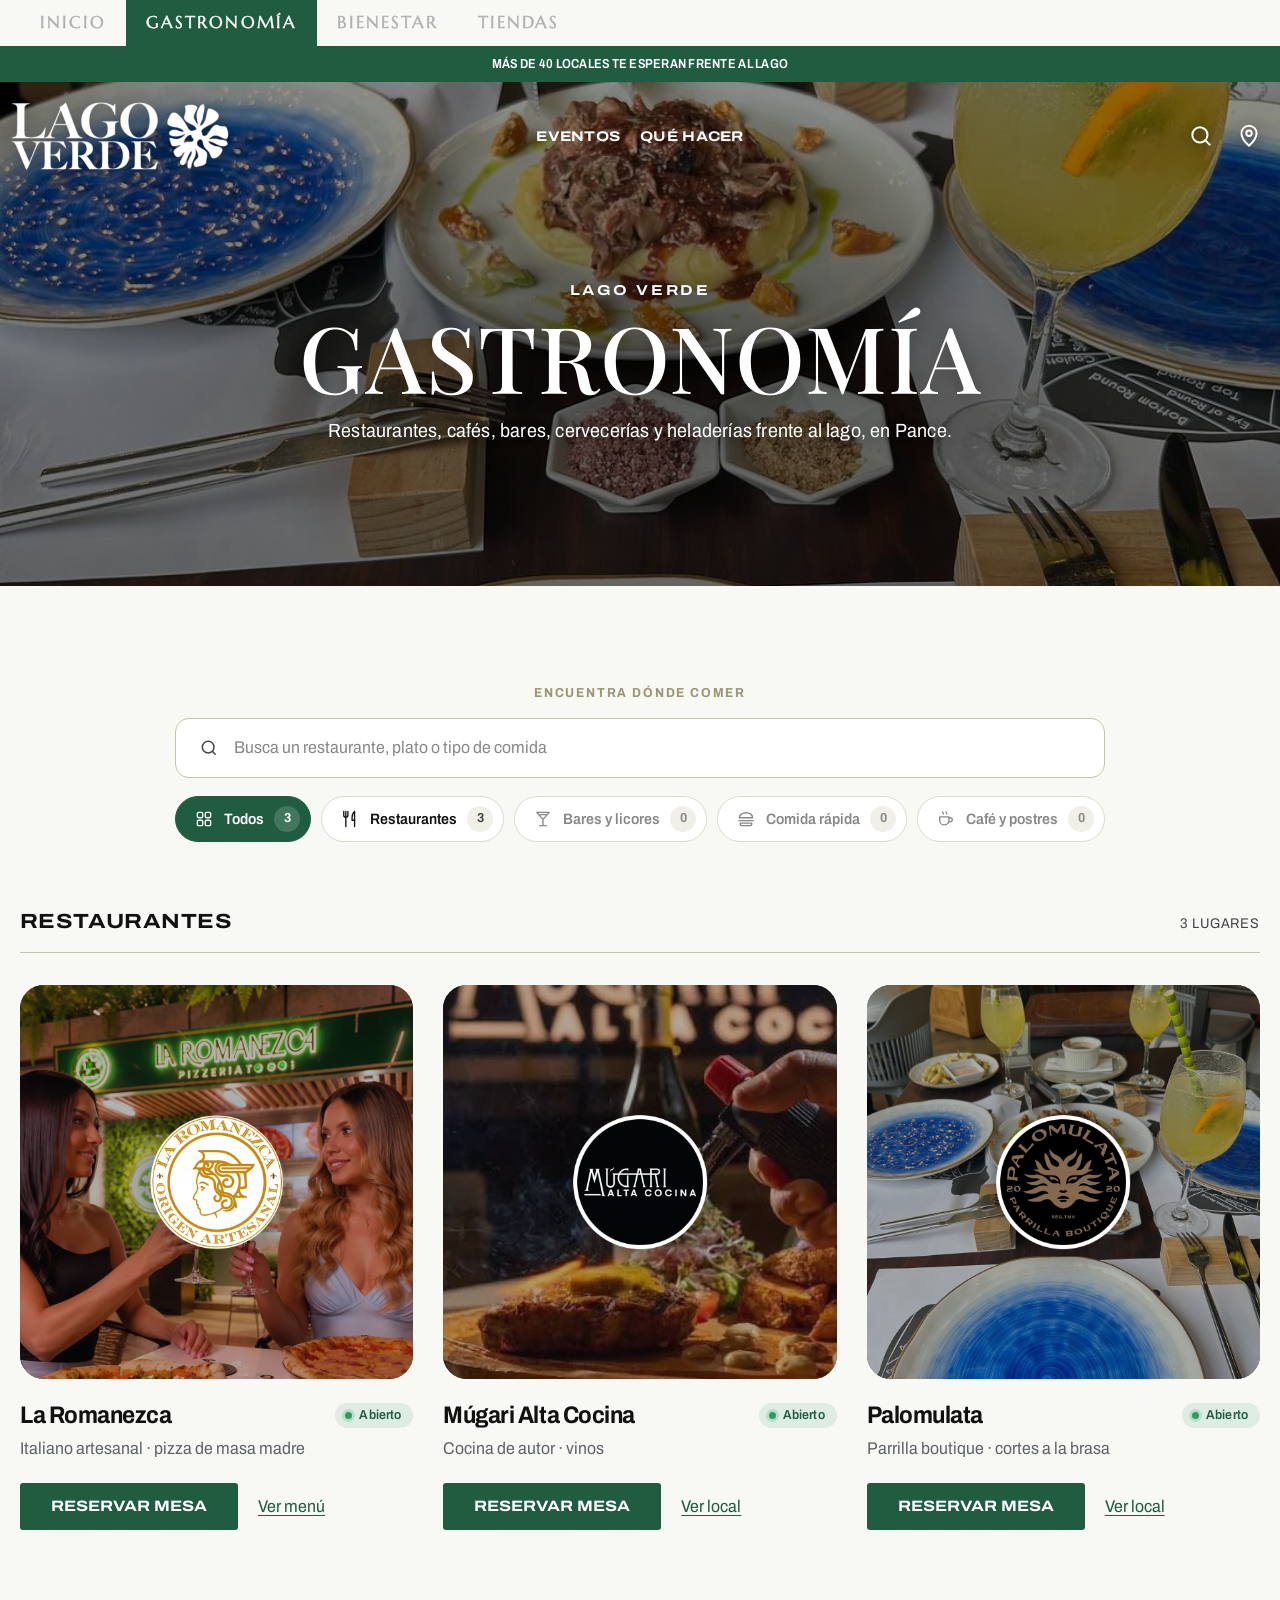
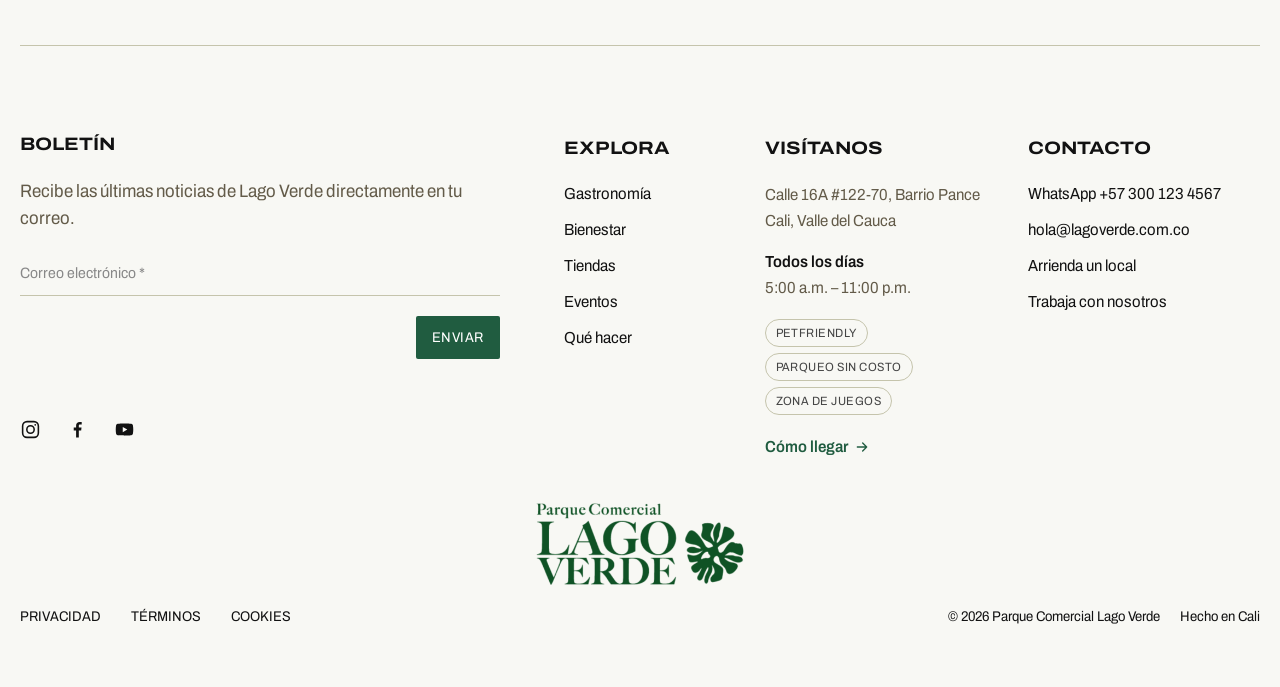
<file: gastronomia.html>
<!DOCTYPE html>
<html lang="es">
<head>
<meta charset="utf-8">
<meta name="viewport" content="width=device-width, initial-scale=1">
<meta name="description" content="Restaurantes, cafés, bares y heladerías en Lago Verde, Pance (sur de Cali): pizzería italiana, alta cocina y parrilla frente al lago. Busca por nombre o tipo de comida.">
<title>Gastronomía — Lago Verde, Parque Comercial en Pance, Cali</title>
<link rel="preconnect" href="https://fonts.googleapis.com">
<link rel="preconnect" href="https://fonts.gstatic.com" crossorigin>
<link href="https://fonts.googleapis.com/css2?family=Archivo:wdth,wght@62..125,100..900&family=Marcellus&family=Playfair+Display:wght@500&display=swap" rel="stylesheet">
<link rel="stylesheet" href="assets/css/styles.css">
</head>
<body>

<!-- ======================= HEADER ======================= -->
<header>
  <!-- The slot keeps the tab bar's height in the layout when the bar floats (fixed) on scroll -->
  <div class="topbar-slot">
  <div class="topbar wrap">
    <div class="container">
      <a class="topbar__brand" href="index.html" aria-label="Lago Verde, inicio"><span class="topbar__logo" aria-hidden="true"></span></a>
      <ul class="tabs" aria-label="Secciones">
        <li class="tabs__home"><a href="index.html">Inicio</a></li>
        <li><a href="gastronomia.html" class="is-active" aria-current="page">Gastronomía</a></li>
        <li><a href="bienestar.html">Bienestar</a></li>
        <li><a href="tiendas.html">Tiendas</a></li>
        <li class="tabs__plan"><a href="index.html#whats-on">Eventos</a></li>
        <li class="tabs__plan"><a href="index.html#dia-y-noche">Qué hacer</a></li>
      </ul>
      <div class="utility">
        <a class="utility__text" href="index.html#whats-on">Eventos</a>
        <a class="utility__text" href="index.html#dia-y-noche">Qué hacer</a>
        <a href="#" aria-label="Buscar" title="Buscar"><svg viewBox="0 0 24 24" fill="none" stroke="currentColor" stroke-width="1.8" stroke-linecap="round" aria-hidden="true"><circle cx="11" cy="11" r="7"/><path d="m20 20-4-4"/></svg></a>
        <a href="index.html#como-llegar" aria-label="Cómo llegar" title="Cómo llegar"><svg viewBox="0 0 24 24" fill="none" stroke="currentColor" stroke-width="1.8" stroke-linecap="round" stroke-linejoin="round" aria-hidden="true"><path d="M12 21s-7-6.2-7-11.5a7 7 0 0 1 14 0C19 14.8 12 21 12 21Z"/><circle cx="12" cy="9.5" r="2.5"/></svg></a>
      </div>
      <button class="topbar__toggle" aria-label="Abrir menú" aria-expanded="false">
        <svg viewBox="0 0 24 24" fill="none" stroke="currentColor" stroke-width="1.6" aria-hidden="true"><path d="M3 6h18M3 12h18M3 18h18"/></svg>
      </button>
    </div>
  </div>
  </div>
  <div class="announcement">
    <a href="index.html#categorias">Más de 40 locales te esperan frente al lago</a>
  </div>
</header>

<div class="hero-wrap">
  <div class="mainmenu" id="mainmenu">
    <div class="container">
      <div class="mainmenu__logo">
        <a class="brand" href="index.html"><img src="assets/logo-lago-verde-compact-white.png" alt="Parque Comercial Lago Verde" width="767" height="244"></a>
      </div>
      <nav class="mainmenu__nav" aria-label="Principal">
        <ul>
          <li class="mainmenu__cat"><a href="index.html">Inicio</a></li>
          <li class="mainmenu__cat"><a href="gastronomia.html" aria-current="page">Gastronomía</a></li>
          <li class="mainmenu__cat"><a href="bienestar.html">Bienestar</a></li>
          <li class="mainmenu__cat"><a href="tiendas.html">Tiendas</a></li>
          <li><a href="index.html#whats-on">Eventos</a></li>
          <li><a href="index.html#dia-y-noche">Qué hacer</a></li>
        </ul>
      </nav>
      <div class="mainmenu__icons">
        <a href="#" aria-label="Buscar" title="Buscar"><svg viewBox="0 0 24 24" fill="none" stroke="currentColor" stroke-width="1.8" stroke-linecap="round" aria-hidden="true"><circle cx="11" cy="11" r="7"/><path d="m20 20-4-4"/></svg></a>
        <a href="index.html#como-llegar" aria-label="Cómo llegar" title="Cómo llegar"><svg viewBox="0 0 24 24" fill="none" stroke="currentColor" stroke-width="1.8" stroke-linecap="round" stroke-linejoin="round" aria-hidden="true"><path d="M12 21s-7-6.2-7-11.5a7 7 0 0 1 14 0C19 14.8 12 21 12 21Z"/><circle cx="12" cy="9.5" r="2.5"/></svg></a>
      </div>
      <button class="menu-toggle" aria-label="Abrir menú" aria-expanded="false" aria-controls="mainmenu">
        <svg viewBox="0 0 24 24" fill="none" stroke="currentColor" stroke-width="1.6"><path d="M3 6h18M3 12h18M3 18h18"/></svg>
      </button>
    </div>
  </div>

  <!-- ======================= PAGE HERO ======================= -->
  <section class="hero hero--page" aria-label="Gastronomía">
    <div class="hero__slide is-active" style="background-image:url(assets/locales/palomulata/foto.webp)">
      <div class="hero__overlay hero__overlay--strong" aria-hidden="true"></div>
      <div class="hero__content-wrap">
        <div class="hero__content">
          <div class="hero__text">
            <span class="hero__eyebrow display">Lago Verde</span>
            <h1 class="hero__heading hero__heading--brand display">Gastronomía</h1>
            <p class="hero__lead">Restaurantes, cafés, bares, cervecerías y heladerías frente al lago, en Pance.</p>
          </div>
        </div>
      </div>
    </div>
  </section>
</div>

<main class="wrap">
  <div class="container">
    <section class="directory" data-directory data-one="lugar" data-many="lugares" aria-label="Gastronomía">
      <!-- Finder (no card around it): eyebrow, search, then one pill per category with its number of places.
           Each pill shows only its section; "Todos" shows every section in order. The hash (#bares, #cafe-postres...)
           selects a pill on load, so other pages can link straight to one. Pills of categories with no venues yet look dimmed. -->
      <div class="directory__bar directory__finder">
        <p class="directory__eyebrow" aria-hidden="true">Encuentra dónde comer</p>
        <label class="directory__search">
          <svg viewBox="0 0 24 24" fill="none" stroke="currentColor" stroke-width="1.8" aria-hidden="true"><circle cx="11" cy="11" r="7"/><path d="m20 20-4-4"/></svg>
          <input type="search" placeholder="Busca un restaurante, plato o tipo de comida" aria-label="Buscar en Gastronomía" autocomplete="off">
        </label>
        <div class="directory__filters" role="group" aria-label="Filtrar por categoría">
          <button type="button" class="directory__filter" data-filter="todos" aria-pressed="true">
            <span class="directory__filter-icon" aria-hidden="true"><svg viewBox="0 0 24 24" fill="none" stroke="currentColor" stroke-width="1.6" stroke-linejoin="round"><rect x="4" y="4" width="6.5" height="6.5" rx="1.8"/><rect x="13.5" y="4" width="6.5" height="6.5" rx="1.8"/><rect x="4" y="13.5" width="6.5" height="6.5" rx="1.8"/><rect x="13.5" y="13.5" width="6.5" height="6.5" rx="1.8"/></svg></span>
            <span class="directory__filter-name">Todos</span><span class="directory__filter-count"></span>
          </button>
          <button type="button" class="directory__filter" data-filter="restaurantes" aria-pressed="false">
            <span class="directory__filter-icon" aria-hidden="true"><svg viewBox="0 0 24 24" fill="none" stroke="currentColor" stroke-width="1.6" stroke-linecap="round" stroke-linejoin="round"><path d="M7 3v18M4.5 3v4.5a2.5 2.5 0 0 0 5 0V3M17.5 21V3C15.5 4.5 14.5 7 14.5 10v3.5h3"/></svg></span>
            <span class="directory__filter-name">Restaurantes</span><span class="directory__filter-count"></span>
          </button>
          <button type="button" class="directory__filter" data-filter="bares" aria-pressed="false">
            <span class="directory__filter-icon" aria-hidden="true"><svg viewBox="0 0 24 24" fill="none" stroke="currentColor" stroke-width="1.6" stroke-linecap="round" stroke-linejoin="round"><path d="M4.5 4h15L12 12.5zM12 12.5V20m-4 0h8M7 6.8h10"/></svg></span>
            <span class="directory__filter-name">Bares y licores</span><span class="directory__filter-count"></span>
          </button>
          <button type="button" class="directory__filter" data-filter="comida-rapida" aria-pressed="false">
            <span class="directory__filter-icon" aria-hidden="true"><svg viewBox="0 0 24 24" fill="none" stroke="currentColor" stroke-width="1.6" stroke-linecap="round" stroke-linejoin="round"><path d="M4 10.5C4 7 7.6 4.5 12 4.5s8 2.5 8 6zM3.5 14h17M5 17h14v1a2 2 0 0 1-2 2H7a2 2 0 0 1-2-2z"/></svg></span>
            <span class="directory__filter-name">Comida rápida</span><span class="directory__filter-count"></span>
          </button>
          <button type="button" class="directory__filter" data-filter="cafe-postres" aria-pressed="false">
            <span class="directory__filter-icon" aria-hidden="true"><svg viewBox="0 0 24 24" fill="none" stroke="currentColor" stroke-width="1.6" stroke-linecap="round" stroke-linejoin="round"><path d="M4.5 9.5h11V14a5 5 0 0 1-5 5h-1a5 5 0 0 1-5-5zM15.5 10.5H17a2.5 2.5 0 0 1 0 5h-1.8M8 3.5c0 1 1 1.5 1 2.5M12 3.5c0 1 1 1.5 1 2.5"/></svg></span>
            <span class="directory__filter-name">Café y postres</span><span class="directory__filter-count"></span>
          </button>
        </div>
        <p class="directory__count" aria-live="polite"></p>
      </div>

      <section class="directory__section" data-category="restaurantes" aria-labelledby="cat-restaurantes">
        <div class="directory__head">
          <h2 class="directory__heading display" id="cat-restaurantes">Restaurantes</h2>
          <span class="directory__head-count"></span>
        </div>
        <div class="grid-3 directory__grid">
          <article class="resto" data-tags="pizza pizzeria italiano italiana cafe panaderia brunch desayuno masa madre restaurante">
            <a class="resto__img" href="la-romanezca.html">
              <img class="resto__photo" loading="lazy" src="assets/locales/laromanezca/foto.webp" alt="Pizzas de masa madre y copas de vino en La Romanezca" style="object-position: center 30%">
              <img class="resto__logo" src="assets/locales/laromanezca/logo.webp" alt="">
            </a>
            <div class="resto__body">
              <div class="resto__row">
                <h3 class="resto__name"><a href="la-romanezca.html">La Romanezca</a></h3>
                <span class="status">Abierto</span>
              </div>
              <p class="resto__meta">Italiano artesanal · pizza de masa madre</p>
            </div>
            <div class="venue__actions">
              <a class="btn btn--green" href="la-romanezca.html#reservar">Reservar mesa</a>
              <a class="link link--md link--green" href="la-romanezca.html">Ver menú</a>
            </div>
          </article>
          <article class="resto" data-tags="alta cocina gourmet autor carnes vinos cena especial restaurante">
            <a class="resto__img" href="#">
              <img class="resto__photo" loading="lazy" src="assets/locales/mugari/foto.webp" alt="Plato de carne terminado con soplete en Múgari Alta Cocina" style="object-position: center 72%">
              <img class="resto__logo" src="assets/locales/mugari/logo.webp" alt="">
            </a>
            <div class="resto__body">
              <div class="resto__row">
                <h3 class="resto__name"><a href="#">Múgari Alta Cocina</a></h3>
                <span class="status">Abierto</span>
              </div>
              <p class="resto__meta">Cocina de autor · vinos</p>
            </div>
            <div class="venue__actions">
              <!-- TODO: reservation and menu links pending -->
              <a class="btn btn--green" href="#">Reservar mesa</a>
              <a class="link link--md link--green" href="#">Ver local</a>
            </div>
          </article>
          <article class="resto" data-tags="parrilla carnes asados cortes brasa almuerzo cena restaurante">
            <a class="resto__img" href="#">
              <img class="resto__photo" loading="lazy" src="assets/locales/palomulata/foto.webp" alt="Corte a la parrilla y limonadas en la mesa de Palomulata" style="object-position: center 45%">
              <img class="resto__logo" src="assets/locales/palomulata/logo.webp" alt="">
            </a>
            <div class="resto__body">
              <div class="resto__row">
                <h3 class="resto__name"><a href="#">Palomulata</a></h3>
                <span class="status">Abierto</span>
              </div>
              <p class="resto__meta">Parrilla boutique · cortes a la brasa</p>
            </div>
            <div class="venue__actions">
              <!-- TODO: reservation and menu links pending -->
              <a class="btn btn--green" href="#">Reservar mesa</a>
              <a class="link link--md link--green" href="#">Ver local</a>
            </div>
          </article>
        </div>
      </section>

      <section class="directory__section" data-category="bares" aria-labelledby="cat-bares">
        <div class="directory__head">
          <h2 class="directory__heading display" id="cat-bares">Bares y licores</h2>
          <span class="directory__head-count"></span>
        </div>
        <div class="grid-3 directory__grid">
          <!-- Add bares y licores cards here (copy one from Restaurantes and adjust data-tags) -->
        </div>
        <p class="directory__soon"><strong>Muy pronto</strong>Aquí vas a encontrar los bares, cervecerías y la licorera de Lago Verde.</p>
      </section>

      <section class="directory__section" data-category="comida-rapida" aria-labelledby="cat-comida-rapida">
        <div class="directory__head">
          <h2 class="directory__heading display" id="cat-comida-rapida">Comida rápida</h2>
          <span class="directory__head-count"></span>
        </div>
        <div class="grid-3 directory__grid">
          <!-- Add comida rápida cards here (copy one from Restaurantes and adjust data-tags) -->
        </div>
        <p class="directory__soon"><strong>Muy pronto</strong>Aquí vas a encontrar las opciones de comida rápida de Lago Verde.</p>
      </section>

      <section class="directory__section" data-category="cafe-postres" aria-labelledby="cat-cafe-postres">
        <div class="directory__head">
          <h2 class="directory__heading display" id="cat-cafe-postres">Café y postres</h2>
          <span class="directory__head-count"></span>
        </div>
        <div class="grid-3 directory__grid">
          <!-- Add café y postres cards here (copy one from Restaurantes and adjust data-tags) -->
        </div>
        <p class="directory__soon"><strong>Muy pronto</strong>Aquí vas a encontrar las panaderías, cafés y heladerías de Lago Verde.</p>
      </section>

      <p class="directory__empty" hidden>No encontramos lugares con esa búsqueda. Prueba con otra palabra.</p>
    </section>
  </div>
</main>

<!-- ======================= FOOTER ======================= -->
<footer class="site-footer wrap">
  <div class="container">
    <hr class="divider">
    <div class="footer-main">
      <div class="newsletter">
        <h2 class="display">Boletín</h2>
        <p class="lead">Recibe las últimas noticias de Lago Verde directamente en tu correo.</p>
        <form class="nl-form" id="nl-form" novalidate>
          <div class="nl-row">
            <input type="email" name="email" placeholder="Correo electrónico *" aria-label="Correo electrónico" required>
            <button class="nl-submit" type="submit">Enviar</button>
            <p class="nl-thanks" role="status">¡Gracias! (formulario de demostración: no se envió nada)</p>
          </div>
        </form>
        <ul class="socials">
          <li><a href="https://www.instagram.com/lagoverdecali/" target="_blank" rel="noopener" aria-label="Instagram"><svg viewBox="0 0 24 24" fill="none" stroke="currentColor" stroke-width="1.8"><rect x="3" y="3" width="18" height="18" rx="5"/><circle cx="12" cy="12" r="4.2"/><circle cx="17.4" cy="6.6" r="1" fill="currentColor" stroke="none"/></svg></a></li>
          <li><a href="#" aria-label="Facebook"><svg viewBox="0 0 24 24" fill="currentColor"><path d="M13.5 21v-8h2.7l.4-3.2h-3.1V7.8c0-.9.3-1.5 1.6-1.5h1.7V3.4c-.3 0-1.3-.1-2.4-.1-2.4 0-4 1.5-4 4.1v2.4H7.7V13h2.7v8h3.1Z"/></svg></a></li>
          <li><a href="#" aria-label="YouTube"><svg viewBox="0 0 24 24" fill="currentColor"><path d="M21.6 7.2a2.5 2.5 0 0 0-1.8-1.8C18.2 5 12 5 12 5s-6.2 0-7.8.4A2.5 2.5 0 0 0 2.4 7.2 26 26 0 0 0 2 12a26 26 0 0 0 .4 4.8 2.5 2.5 0 0 0 1.8 1.8C5.8 19 12 19 12 19s6.2 0 7.8-.4a2.5 2.5 0 0 0 1.8-1.8A26 26 0 0 0 22 12a26 26 0 0 0-.4-4.8ZM10 15V9l5.2 3L10 15Z"/></svg></a></li>
        </ul>
      </div>
      <!-- Mockup: WhatsApp, email and the "Contacto" links are placeholders until the client sends real ones -->
      <div class="footer-cols">
        <nav class="footer-col" aria-label="Explora">
          <h2 class="display">Explora</h2>
          <ul>
            <li><a href="gastronomia.html">Gastronomía</a></li>
            <li><a href="bienestar.html">Bienestar</a></li>
            <li><a href="tiendas.html">Tiendas</a></li>
            <li><a href="index.html#whats-on">Eventos</a></li>
            <li><a href="index.html#dia-y-noche">Qué hacer</a></li>
          </ul>
        </nav>
        <div class="footer-col">
          <h2 class="display">Visítanos</h2>
          <address>Calle 16A #122-70, Barrio Pance<br>Cali, Valle del Cauca</address>
          <p class="footer-hours"><strong>Todos los días</strong><br>5:00 a.m. – 11:00 p.m.</p>
          <ul class="footer-perks" aria-label="Servicios"><li>Petfriendly</li><li>Parqueo sin costo</li><li>Zona de juegos</li></ul>
          <a class="footer-more" href="index.html#como-llegar">Cómo llegar <svg viewBox="0 0 24 24" fill="none" stroke="currentColor" stroke-width="2" stroke-linecap="round" stroke-linejoin="round" aria-hidden="true"><path d="M5 12h14m-6-6 6 6-6 6"/></svg></a>
        </div>
        <div class="footer-col">
          <h2 class="display">Contacto</h2>
          <ul>
            <li><a href="#">WhatsApp +57 300 123 4567</a></li>
            <li><a href="#">hola@lagoverde.com.co</a></li>
            <li><a href="#">Arrienda un local</a></li>
            <li><a href="#">Trabaja con nosotros</a></li>
          </ul>
        </div>
      </div>
    </div>
    <div class="footer-logo">
      <a href="index.html"><img src="assets/logo-lago-verde.png" alt="Parque Comercial Lago Verde" width="768" height="308" loading="lazy"></a>
    </div>
    <div class="footer-bottom">
      <ul>
        <li><a href="#">Privacidad</a></li>
        <li><a href="#">Términos</a></li>
        <li><a href="#">Cookies</a></li>
      </ul>
      <div class="credits">
        <span>© 2026 Parque Comercial Lago Verde</span>
        <span>Hecho en Cali</span>
      </div>
    </div>
  </div>
</footer>

<script src="assets/js/site.js"></script>
</body>
</html>
</file>
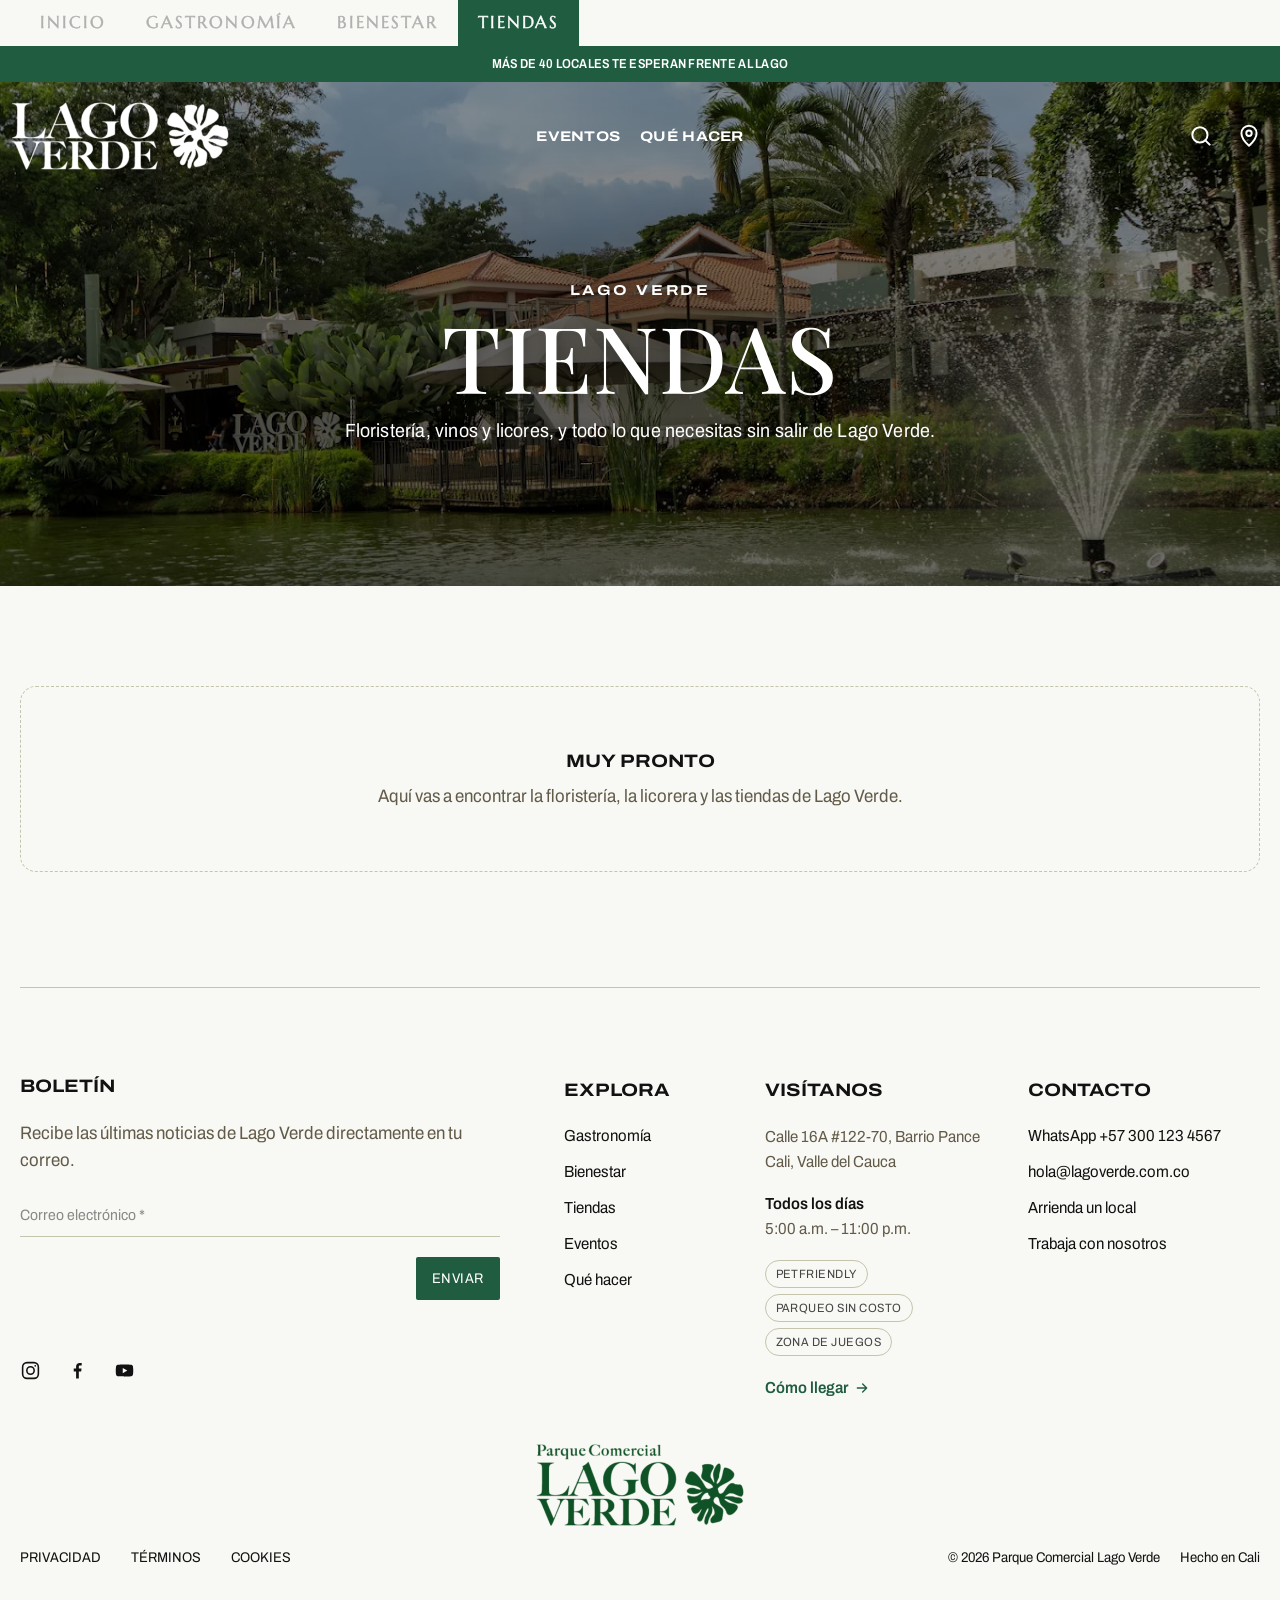
<file: tiendas.html>
<!DOCTYPE html>
<html lang="es">
<head>
<meta charset="utf-8">
<meta name="viewport" content="width=device-width, initial-scale=1">
<meta name="description" content="Floristería, licores y tiendas en Lago Verde, Pance (sur de Cali).">
<title>Tiendas — Lago Verde, Parque Comercial en Pance, Cali</title>
<link rel="preconnect" href="https://fonts.googleapis.com">
<link rel="preconnect" href="https://fonts.gstatic.com" crossorigin>
<link href="https://fonts.googleapis.com/css2?family=Archivo:wdth,wght@62..125,100..900&family=Marcellus&family=Playfair+Display:wght@500&display=swap" rel="stylesheet">
<link rel="stylesheet" href="assets/css/styles.css">
</head>
<body>

<!-- ======================= HEADER ======================= -->
<header>
  <!-- The slot keeps the tab bar's height in the layout when the bar floats (fixed) on scroll -->
  <div class="topbar-slot">
  <div class="topbar wrap">
    <div class="container">
      <a class="topbar__brand" href="index.html" aria-label="Lago Verde, inicio"><span class="topbar__logo" aria-hidden="true"></span></a>
      <ul class="tabs" aria-label="Secciones">
        <li class="tabs__home"><a href="index.html">Inicio</a></li>
        <li><a href="gastronomia.html">Gastronomía</a></li>
        <li><a href="bienestar.html">Bienestar</a></li>
        <li><a href="tiendas.html" class="is-active" aria-current="page">Tiendas</a></li>
        <li class="tabs__plan"><a href="index.html#whats-on">Eventos</a></li>
        <li class="tabs__plan"><a href="index.html#dia-y-noche">Qué hacer</a></li>
      </ul>
      <div class="utility">
        <a class="utility__text" href="index.html#whats-on">Eventos</a>
        <a class="utility__text" href="index.html#dia-y-noche">Qué hacer</a>
        <a href="#" aria-label="Buscar" title="Buscar"><svg viewBox="0 0 24 24" fill="none" stroke="currentColor" stroke-width="1.8" stroke-linecap="round" aria-hidden="true"><circle cx="11" cy="11" r="7"/><path d="m20 20-4-4"/></svg></a>
        <a href="index.html#como-llegar" aria-label="Cómo llegar" title="Cómo llegar"><svg viewBox="0 0 24 24" fill="none" stroke="currentColor" stroke-width="1.8" stroke-linecap="round" stroke-linejoin="round" aria-hidden="true"><path d="M12 21s-7-6.2-7-11.5a7 7 0 0 1 14 0C19 14.8 12 21 12 21Z"/><circle cx="12" cy="9.5" r="2.5"/></svg></a>
      </div>
      <button class="topbar__toggle" aria-label="Abrir menú" aria-expanded="false">
        <svg viewBox="0 0 24 24" fill="none" stroke="currentColor" stroke-width="1.6" aria-hidden="true"><path d="M3 6h18M3 12h18M3 18h18"/></svg>
      </button>
    </div>
  </div>
  </div>
  <div class="announcement">
    <a href="index.html#categorias">Más de 40 locales te esperan frente al lago</a>
  </div>
</header>

<div class="hero-wrap">
  <div class="mainmenu" id="mainmenu">
    <div class="container">
      <div class="mainmenu__logo">
        <a class="brand" href="index.html"><img src="assets/logo-lago-verde-compact-white.png" alt="Parque Comercial Lago Verde" width="767" height="244"></a>
      </div>
      <nav class="mainmenu__nav" aria-label="Principal">
        <ul>
          <li class="mainmenu__cat"><a href="index.html">Inicio</a></li>
          <li class="mainmenu__cat"><a href="gastronomia.html">Gastronomía</a></li>
          <li class="mainmenu__cat"><a href="bienestar.html">Bienestar</a></li>
          <li class="mainmenu__cat"><a href="tiendas.html" aria-current="page">Tiendas</a></li>
          <li><a href="index.html#whats-on">Eventos</a></li>
          <li><a href="index.html#dia-y-noche">Qué hacer</a></li>
        </ul>
      </nav>
      <div class="mainmenu__icons">
        <a href="#" aria-label="Buscar" title="Buscar"><svg viewBox="0 0 24 24" fill="none" stroke="currentColor" stroke-width="1.8" stroke-linecap="round" aria-hidden="true"><circle cx="11" cy="11" r="7"/><path d="m20 20-4-4"/></svg></a>
        <a href="index.html#como-llegar" aria-label="Cómo llegar" title="Cómo llegar"><svg viewBox="0 0 24 24" fill="none" stroke="currentColor" stroke-width="1.8" stroke-linecap="round" stroke-linejoin="round" aria-hidden="true"><path d="M12 21s-7-6.2-7-11.5a7 7 0 0 1 14 0C19 14.8 12 21 12 21Z"/><circle cx="12" cy="9.5" r="2.5"/></svg></a>
      </div>
      <button class="menu-toggle" aria-label="Abrir menú" aria-expanded="false" aria-controls="mainmenu">
        <svg viewBox="0 0 24 24" fill="none" stroke="currentColor" stroke-width="1.6"><path d="M3 6h18M3 12h18M3 18h18"/></svg>
      </button>
    </div>
  </div>

  <!-- ======================= PAGE HERO ======================= -->
  <section class="hero hero--page" aria-label="Tiendas">
    <div class="hero__slide is-active" style="background-image:url(assets/foto2.webp)">
      <div class="hero__overlay hero__overlay--strong" aria-hidden="true"></div>
      <div class="hero__content-wrap">
        <div class="hero__content">
          <div class="hero__text">
            <span class="hero__eyebrow display">Lago Verde</span>
            <h1 class="hero__heading hero__heading--brand display">Tiendas</h1>
            <p class="hero__lead">Floristería, vinos y licores, y todo lo que necesitas sin salir de Lago Verde.</p>
          </div>
        </div>
      </div>
    </div>
  </section>
</div>

<main class="wrap">
  <div class="container">
    <section class="directory" data-directory data-one="lugar" data-many="lugares" aria-label="Tiendas">
      <!-- Add venue cards here (copy one from gastronomia.html) and the search bar appears with them -->
      <p class="directory__soon"><strong>Muy pronto</strong>Aquí vas a encontrar la floristería, la licorera y las tiendas de Lago Verde.</p>
    </section>
  </div>
</main>

<!-- ======================= FOOTER ======================= -->
<footer class="site-footer wrap">
  <div class="container">
    <hr class="divider">
    <div class="footer-main">
      <div class="newsletter">
        <h2 class="display">Boletín</h2>
        <p class="lead">Recibe las últimas noticias de Lago Verde directamente en tu correo.</p>
        <form class="nl-form" id="nl-form" novalidate>
          <div class="nl-row">
            <input type="email" name="email" placeholder="Correo electrónico *" aria-label="Correo electrónico" required>
            <button class="nl-submit" type="submit">Enviar</button>
            <p class="nl-thanks" role="status">¡Gracias! (formulario de demostración: no se envió nada)</p>
          </div>
        </form>
        <ul class="socials">
          <li><a href="https://www.instagram.com/lagoverdecali/" target="_blank" rel="noopener" aria-label="Instagram"><svg viewBox="0 0 24 24" fill="none" stroke="currentColor" stroke-width="1.8"><rect x="3" y="3" width="18" height="18" rx="5"/><circle cx="12" cy="12" r="4.2"/><circle cx="17.4" cy="6.6" r="1" fill="currentColor" stroke="none"/></svg></a></li>
          <li><a href="#" aria-label="Facebook"><svg viewBox="0 0 24 24" fill="currentColor"><path d="M13.5 21v-8h2.7l.4-3.2h-3.1V7.8c0-.9.3-1.5 1.6-1.5h1.7V3.4c-.3 0-1.3-.1-2.4-.1-2.4 0-4 1.5-4 4.1v2.4H7.7V13h2.7v8h3.1Z"/></svg></a></li>
          <li><a href="#" aria-label="YouTube"><svg viewBox="0 0 24 24" fill="currentColor"><path d="M21.6 7.2a2.5 2.5 0 0 0-1.8-1.8C18.2 5 12 5 12 5s-6.2 0-7.8.4A2.5 2.5 0 0 0 2.4 7.2 26 26 0 0 0 2 12a26 26 0 0 0 .4 4.8 2.5 2.5 0 0 0 1.8 1.8C5.8 19 12 19 12 19s6.2 0 7.8-.4a2.5 2.5 0 0 0 1.8-1.8A26 26 0 0 0 22 12a26 26 0 0 0-.4-4.8ZM10 15V9l5.2 3L10 15Z"/></svg></a></li>
        </ul>
      </div>
      <!-- Mockup: WhatsApp, email and the "Contacto" links are placeholders until the client sends real ones -->
      <div class="footer-cols">
        <nav class="footer-col" aria-label="Explora">
          <h2 class="display">Explora</h2>
          <ul>
            <li><a href="gastronomia.html">Gastronomía</a></li>
            <li><a href="bienestar.html">Bienestar</a></li>
            <li><a href="tiendas.html">Tiendas</a></li>
            <li><a href="index.html#whats-on">Eventos</a></li>
            <li><a href="index.html#dia-y-noche">Qué hacer</a></li>
          </ul>
        </nav>
        <div class="footer-col">
          <h2 class="display">Visítanos</h2>
          <address>Calle 16A #122-70, Barrio Pance<br>Cali, Valle del Cauca</address>
          <p class="footer-hours"><strong>Todos los días</strong><br>5:00 a.m. – 11:00 p.m.</p>
          <ul class="footer-perks" aria-label="Servicios"><li>Petfriendly</li><li>Parqueo sin costo</li><li>Zona de juegos</li></ul>
          <a class="footer-more" href="index.html#como-llegar">Cómo llegar <svg viewBox="0 0 24 24" fill="none" stroke="currentColor" stroke-width="2" stroke-linecap="round" stroke-linejoin="round" aria-hidden="true"><path d="M5 12h14m-6-6 6 6-6 6"/></svg></a>
        </div>
        <div class="footer-col">
          <h2 class="display">Contacto</h2>
          <ul>
            <li><a href="#">WhatsApp +57 300 123 4567</a></li>
            <li><a href="#">hola@lagoverde.com.co</a></li>
            <li><a href="#">Arrienda un local</a></li>
            <li><a href="#">Trabaja con nosotros</a></li>
          </ul>
        </div>
      </div>
    </div>
    <div class="footer-logo">
      <a href="index.html"><img src="assets/logo-lago-verde.png" alt="Parque Comercial Lago Verde" width="768" height="308" loading="lazy"></a>
    </div>
    <div class="footer-bottom">
      <ul>
        <li><a href="#">Privacidad</a></li>
        <li><a href="#">Términos</a></li>
        <li><a href="#">Cookies</a></li>
      </ul>
      <div class="credits">
        <span>© 2026 Parque Comercial Lago Verde</span>
        <span>Hecho en Cali</span>
      </div>
    </div>
  </div>
</footer>

<script src="assets/js/site.js"></script>
</body>
</html>
</file>
<file: assets/css/styles.css>
/* Shared styles for every Lago Verde page (index, gastronomia, bienestar, tiendas). */
@font-face { font-family: "Trade Gothic LT Std Bold Extended"; font-weight: 700; font-display: swap;
  src: local("Trade Gothic LT Std Bold Extended"), local("TradeGothicLTStd-BdExt"); }
@font-face { font-family: "TradeGothic LT Regular"; font-weight: 400; font-display: swap;
  src: local("TradeGothic LT Regular"), local("TradeGothicLT"); }
@font-face { font-family: "Germaine Regular"; font-weight: 400; font-display: swap;
  src: local("Germaine Regular"), local("Germaine-Regular"); }

/* ===== Design tokens (from the site's Elementor kit, post-6.css) ===== */
:root {
  --c-primary: #205C40;      /* brand green */
  --c-accent: #173D2C;       /* dark green (button hover) */
  --c-text: #121212;
  --c-white: #FFFFFF;
  --c-bg: #F8F8F4;           /* page background */
  --c-bg-alt: #F0F0E9;
  --c-sage: #9ABB91;
  --c-sage-light: #E4ECDF;
  --c-line: #C5C4AC;         /* section dividers */
  --c-olive: #9D9672;
  --c-brown: #635B49;        /* newsletter copy */
  --c-grey: #888888;
  --c-grey-dark: #454545;    /* link-buttons */
  --c-tab-idle: #B0B0B0;

  --f-display: "Trade Gothic LT Std Bold Extended", "Archivo", sans-serif;
  --f-text: "TradeGothic LT Regular", "Archivo", sans-serif;
  --f-brand: "Germaine Regular", "Marcellus", serif;

  --container: 1366px;
  --header-h: 149px;          /* tab bar 46 + announcement 36 + main menu 67 */
  --menu-h: 100px;            /* main menu overlaid on the hero (incl. top padding) */
  --display-stretch: 118%;
  /* Hero type scale (fluid; caps by width and height so short laptops don't overflow) */
  --hero-eyebrow: clamp(12px, 0.3vw + 10.5px, 15px);
  --hero-brand: clamp(48px, min(7.2vw, 12vh), 128px);
  --hero-title: clamp(28px, min(3.6vw, 6.5vh), 58px);
  --hero-lead: clamp(16px, 0.4vw + 14px, 20px);
  --hero-cta: clamp(14px, 0.15vw + 13px, 16px);
  --hero-gap: clamp(20px, 2.2vw, 32px);    /* Archivo width that best matches Trade Gothic Bold Extended */
}

*, *::before, *::after { box-sizing: border-box; }
html { font-size: 16px; scroll-behavior: smooth; scroll-padding-top: 100px; } /* anchors land below the floating tab bar */
body {
  margin: 0; background: var(--c-bg); color: var(--c-text);
  font-family: var(--f-text); font-stretch: 92%; font-size: 1rem; line-height: 1.5;
  -webkit-font-smoothing: antialiased;
}
img, video { display: block; max-width: 100%; }
a { color: inherit; }
h1, h2, h3 { margin: 0; }

.display {
  font-family: var(--f-display); font-stretch: var(--display-stretch); font-weight: 700;
  text-transform: uppercase; letter-spacing: 0;
}
.wrap { padding: 0 20px; }
.container { max-width: var(--container); margin: 0 auto; }

/* ===== Buttons ===== */
.btn {
  display: inline-flex; align-items: center; justify-content: center;
  padding: 15px 30px; border-radius: 3px; border: 1px solid transparent;
  font-family: var(--f-display); font-stretch: var(--display-stretch); font-weight: 700; font-size: 15px;
  line-height: 1; text-transform: uppercase; text-decoration: none; white-space: nowrap;
  transition: background-color .2s ease, color .2s ease, border-color .2s ease;
  cursor: pointer;
}
.btn--green { background: var(--c-primary); color: var(--c-white); }
.btn--green:hover { background: var(--c-accent); }
.btn--white { background: var(--c-white); color: var(--c-primary); border-color: var(--c-white); }
.btn--white:hover { background: var(--c-primary); color: var(--c-white); border-color: var(--c-primary); }
.btn--ghost { background: transparent; color: var(--c-white); border-color: var(--c-white); }
.btn--ghost:hover { background: var(--c-primary); border-color: var(--c-primary); }

.link {
  font-family: var(--f-text); font-stretch: 92%; text-decoration: underline;
  text-underline-offset: 3px; text-decoration-thickness: 1px;
  transition: color .2s ease, text-underline-offset .2s ease;
}
.link:hover { text-underline-offset: 5px; }
.link--lg { font-size: 20px; line-height: 28px; color: var(--c-grey-dark); }
.link--md { font-size: 17px; line-height: 24px; }
.link--green { color: var(--c-primary); }

/* ===== Header: tab bar ===== */
.topbar { background: var(--c-bg); position: relative; z-index: 20; }
.topbar .container { display: flex; align-items: center; justify-content: space-between; height: 46px; }
.tabs { display: flex; height: 100%; margin: 0; padding: 0; list-style: none; }
.tabs a {
  display: flex; align-items: center; height: 100%; padding: 0 20px;
  font-family: var(--f-brand); font-size: 17px; letter-spacing: .12em; text-transform: uppercase;
  -webkit-text-stroke: .45px currentColor; color: var(--c-tab-idle); text-decoration: none; transition: color .2s ease;
}
.tabs a:hover { color: var(--c-text); }
.tabs a.is-active { background: var(--c-primary); color: var(--c-white); }
/* Search / directions icons: at the top of the page they sit in the main menu over the hero;
   the tab bar only shows its own copy once it floats (.is-stuck), so they stay in view on scroll. */
.utility { display: none; align-items: center; gap: 8px; }
.utility a { display: flex; padding: 8px; color: var(--c-text); transition: opacity .2s ease; }
.utility a:hover { opacity: .6; }
.utility svg { width: 22px; height: 22px; }
/* Same brand face as the tabs, smaller and grey so they read as secondary */
.utility .utility__text {
  padding: 8px 10px; font-family: var(--f-brand); font-size: 14px; letter-spacing: .12em; text-transform: uppercase;
  -webkit-text-stroke: .3px currentColor; color: var(--c-grey-dark); text-decoration: none;
}
/* The floating bar's logo already links home */
.topbar.is-stuck .tabs__home { display: none; }
/* Only used inside the phone dropdown (see the 767px query) */
.tabs__plan, .mainmenu__cat { display: none; }
.topbar__toggle { display: none; background: none; border: 0; padding: 8px; color: var(--c-text); cursor: pointer; line-height: 0; }
.topbar__toggle svg { width: 24px; height: 24px; }

/* Floating tab bar: once the hero's main menu scrolls away, JS adds .is-stuck and the
   tab bar becomes a white rounded bar fixed at the top (with the logo). */
.topbar-slot { position: relative; z-index: 20; min-height: 46px; }
.topbar__brand { display: none; line-height: 0; }
/* Compact logo (no "Parque Comercial" line, so it stays legible small), painted brand green
   through the white PNG's alpha */
.topbar__logo {
  display: block; height: 40px; aspect-ratio: 767 / 244; background: var(--c-primary);
  -webkit-mask: url(../logo-lago-verde-compact-white.png) center / contain no-repeat;
          mask: url(../logo-lago-verde-compact-white.png) center / contain no-repeat;
}
.topbar.is-stuck { position: fixed; top: 12px; left: 0; right: 0; z-index: 50; background: transparent; animation: menu-drop .35s ease both; }
.topbar.is-stuck .container {
  height: 68px; gap: 20px; padding: 0 22px 0 26px; background: var(--c-white); border-radius: 18px;
  box-shadow: 0 10px 30px rgba(18,18,18,.12), 0 1px 3px rgba(18,18,18,.08);
}
.topbar.is-stuck .topbar__brand { display: block; flex: none; }
.topbar.is-stuck .tabs { flex: 1; justify-content: center; align-items: center; gap: 4px; height: auto; }
.topbar.is-stuck .tabs a {
  height: auto; padding: 10px 20px; border: 1px solid transparent; border-radius: 999px;
  color: var(--c-grey-dark); transition: color .2s ease, border-color .2s ease;
}
.topbar.is-stuck .tabs a:hover { color: var(--c-text); border-color: var(--c-text); }
.topbar.is-stuck .tabs a.is-active { color: var(--c-white); border-color: var(--c-primary); }
.topbar.is-stuck .utility { display: flex; flex: none; }
@media (prefers-reduced-motion: reduce) { .topbar.is-stuck { animation: none; } }

/* ===== Header: announcement bar ===== */
.announcement { background: var(--c-primary); color: var(--c-white); text-align: center; padding: 0 10px; }
.announcement a {
  display: block; padding: 9px 0; font-size: 13px; line-height: 18px; letter-spacing: .02em;
  text-transform: uppercase; text-decoration: none; font-stretch: 85%; font-weight: 600;
}
.announcement a:hover { text-decoration: underline; }

/* ===== Header: main menu (overlays the hero) ===== */
.hero-wrap { position: relative; }
.mainmenu { position: absolute; inset: 0 0 auto 0; z-index: 10; padding: 8px 10px 0; }
.mainmenu .container { display: flex; align-items: center; height: 92px; }
.mainmenu__logo { flex: 0 0 20%; display: flex; align-items: center; }
.brand { display: inline-block; line-height: 0; }
.brand img { height: 70px; width: auto; filter: drop-shadow(0 1px 8px rgba(0,0,0,.35)); }
.mainmenu__nav { flex: 1; display: flex; justify-content: center; }
.mainmenu__nav ul { display: flex; margin: 0; padding: 0; list-style: none; }
.mainmenu__nav a {
  display: block; padding: 13px 20px; color: var(--c-white); text-decoration: none;
  font-family: var(--f-display); font-stretch: var(--display-stretch); font-weight: 700; font-size: 15px; letter-spacing: .02em; text-transform: uppercase;
  transition: opacity .2s ease;
}
.mainmenu__nav a:hover { opacity: .75; }
/* Right column, same width as the logo's, so the links stay centred */
.mainmenu__icons { flex: 0 0 20%; display: flex; justify-content: flex-end; align-items: center; gap: 6px; }
.mainmenu__icons a { display: flex; padding: 8px; color: var(--c-white); transition: opacity .2s ease; }
.mainmenu__icons a:hover { opacity: .75; }
.mainmenu__icons svg { width: 26px; height: 26px; filter: drop-shadow(0 1px 6px rgba(0,0,0,.35)); }
.menu-toggle { display: none; background: none; border: 0; padding: 6px; color: var(--c-white); cursor: pointer; }
.menu-toggle svg { width: 28px; height: 28px; }
@keyframes menu-drop { from { transform: translateY(-130%); } to { transform: none; } }

/* ===== Hero slider (grounds-hero.min.css) ===== */
.hero { position: relative; overflow: hidden; height: calc(100vh - var(--header-h)); min-height: 560px; background: #1d2a22; }
.hero__slide {
  position: absolute; inset: 0; display: flex; opacity: 0; pointer-events: none;
  transition: opacity .6s ease; background-size: cover; background-position: center;
}
.hero__slide.is-active { opacity: 1; pointer-events: auto; }
.hero__media { position: absolute; inset: 0; z-index: 1; overflow: hidden; }
.hero__media video, .hero__media img { width: 100%; height: 100%; object-fit: cover; }
.hero__overlay { position: absolute; inset: 0; z-index: 2; background: linear-gradient(180deg, rgba(0,0,0,.34) 0%, rgba(0,0,0,.48) 100%); }
.hero__content-wrap {
  position: relative; z-index: 3; display: flex; align-items: center; justify-content: center; width: 100%;
  padding: calc(var(--menu-h) + 24px) clamp(20px,6vw,120px) clamp(40px,5vw,80px);
}
.hero__content { display: flex; flex-direction: column; gap: var(--hero-gap); max-width: 1200px; color: var(--c-white); text-align: center; }
.hero__text { display: flex; flex-direction: column; gap: clamp(10px, 1vw, 16px); }
.hero__eyebrow { font-size: var(--hero-eyebrow); line-height: 1.2; letter-spacing: .18em; text-shadow: 0 1px 12px rgba(0,0,0,.35); }
.hero__heading { text-shadow: 0 2px 18px rgba(0,0,0,.30); }
.hero__heading { font-size: 100px; line-height: 1.05; color: var(--c-white); }
.hero__subheading { margin: 0; font-size: 30px; line-height: 1.5; }
.hero__overlay--strong {
  background:
    radial-gradient(ellipse 60% 55% at 50% 55%, rgba(0,0,0,.30), transparent 75%),
    linear-gradient(180deg, rgba(0,0,0,.42) 0%, rgba(0,0,0,.58) 100%);
}
/* Brand name in a serif close to the logo's lettering */
.hero__heading--brand {
  font-family: "Playfair Display", Georgia, serif;
  font-weight: 500; font-stretch: normal; font-size: var(--hero-brand); line-height: .95; letter-spacing: .01em;
}
.hero__heading--sentence { max-width: 1000px; margin: 0 auto; font-size: var(--hero-title); line-height: 1.08; letter-spacing: -.005em; text-transform: none; text-wrap: balance; }
.btn [aria-hidden] { margin-left: 8px; }
.hero__lead {
  max-width: 700px; margin: 4px auto 0; font-size: var(--hero-lead); line-height: 1.55; letter-spacing: .01em;
  text-shadow: 0 1px 12px rgba(0,0,0,.35);
}
.hero__chips { display: flex; flex-wrap: wrap; justify-content: center; gap: 8px 10px; margin: 0 0 8px; padding: 0; list-style: none; }
.hero__chips li {
  padding: 6px 12px; border: 1px solid rgba(255,255,255,.55); border-radius: 2px;
  background: rgba(0,0,0,.38); backdrop-filter: blur(4px);
  font-size: 13px; line-height: 1.3; letter-spacing: .08em; text-transform: uppercase;
}
.hero__buttons { display: flex; flex-wrap: wrap; justify-content: center; gap: 16px; }
.hero__buttons .btn { min-height: 52px; padding: 0 28px; border-width: 2px; font-size: var(--hero-cta); letter-spacing: .02em; }
.hero__buttons .btn--green { border-color: var(--c-primary); }
.hero__buttons .btn--green:hover, .hero__buttons .btn--ghost:hover {
  background: var(--c-white); color: var(--c-primary); border-color: var(--c-white);
}
.hero__dots { position: absolute; left: 50%; bottom: 14px; transform: translateX(-50%); display: flex; gap: 4px; z-index: 4; }
.hero__dot { position: relative; width: 36px; height: 36px; padding: 0; border: 0; background: transparent; cursor: pointer; }
.hero__dot::before {
  content: ""; position: absolute; inset: 10px; border-radius: 50%;
  border: 1.5px solid var(--c-white); opacity: .8; transition: background-color .2s ease, opacity .2s ease;
}
.hero__dot:hover::before { opacity: 1; }
.hero__dot.is-active::before { background: var(--c-white); opacity: 1; }
.hero__dot:focus-visible { outline: 2px solid var(--c-white); outline-offset: -3px; border-radius: 50%; }

/* ===== Content sections ===== */
main.wrap { padding-top: 100px; }
.section-head { display: flex; justify-content: space-between; align-items: flex-end; flex-wrap: wrap; gap: 10px; padding-bottom: 20px; margin-bottom: 20px; }
.section-head h2 { font-size: 30px; line-height: normal; color: #000; text-wrap: balance; }
.divider { border: 0; border-top: 1px solid var(--c-line); margin: 100px 0 120px; }

.grid-3 { display: grid; grid-template-columns: repeat(3, 1fr); gap: 30px; }

/* Venue cards (Dine + Drink) */
.venue { display: flex; flex-direction: column; gap: 20px; }
.venue__img { position: relative; display: block; }
.venue__img img { width: 100%; height: 320px; object-fit: cover; transition: opacity .3s ease; }
.venue__img:hover img { opacity: .8; }
/* Restaurant logo (transparent PNG/WebP) overlapping the photo's top-left edge */
.venue__img .venue__logo {
  position: absolute; top: -14px; left: 16px; z-index: 1;
  width: clamp(64px, 5.5vw, 80px); height: auto; object-fit: contain;
  filter: drop-shadow(0 4px 10px rgba(0,0,0,.28));
}
.venue__img:hover .venue__logo { opacity: 1; }
.venue__tag {
  align-self: flex-start; padding: 6px 14px; border: 1px solid var(--c-line); border-radius: 999px;
  font-size: 14px; line-height: 1.2; letter-spacing: .02em;
}
.venue__loc { display: flex; align-items: center; gap: 10px; font-size: 17px; text-transform: uppercase; letter-spacing: .02em; }
.venue__loc svg { width: 20px; height: 20px; flex: none; color: var(--c-primary); }
.card-title { font-size: 18px; line-height: 24px; }
.card-title a { text-decoration: none; color: #000; }
.card-title a:hover { color: var(--c-primary); }
.excerpt { margin: 0; font-size: 16px; line-height: 1.5; }
.venue__actions { display: flex; align-items: center; gap: 20px; flex-wrap: wrap; }

/* Restaurant cards (rounded photo + name + "Abierto" pill) */
.resto { display: flex; flex-direction: column; gap: 22px; color: var(--c-text); }
.resto__img { position: relative; display: block; aspect-ratio: 1; overflow: hidden; border-radius: 24px; background: #1d2a22; isolation: isolate; }
.resto__photo { position: absolute; inset: 0; width: 100%; height: 100%; object-fit: cover; transition: transform .5s ease; }
.resto__img:hover .resto__photo { transform: scale(1.04); }
.resto__img::after { content: ""; position: absolute; inset: 0; background: rgba(10,16,24,.32); transition: background-color .3s ease; }
.resto__img:hover::after { background: rgba(10,16,24,.18); }
/* Restaurant logo centered over the photo */
.resto__img .resto__logo {
  position: absolute; top: 50%; left: 50%; z-index: 1; width: 34%; height: auto; aspect-ratio: 1;
  object-fit: contain; transform: translate(-50%, -50%);
  filter: drop-shadow(0 6px 18px rgba(0,0,0,.4));
}
.resto__body { display: flex; flex-direction: column; gap: 8px; }
.resto__row { display: flex; align-items: center; justify-content: space-between; gap: 12px; }
.resto__name { font-family: var(--f-text); font-stretch: 92%; font-size: 24px; line-height: 1.2; font-weight: 700; letter-spacing: -.02em; color: #111; }
.resto__name a { color: inherit; text-decoration: none; transition: color .2s ease; }
.resto__name a:hover { color: var(--c-primary); }
.resto__meta { margin: 0; font-size: 17px; line-height: 1.4; color: #5f6368; }
/* Status badge: light green tint so it reads as information, not as a second "Reservar" button */
.status {
  flex: none; display: inline-flex; align-items: center; gap: 7px;
  padding: 6px 12px 6px 10px; border-radius: 999px;
  background: #DFECE3; color: var(--c-primary);
  font-size: 13px; line-height: 1; font-weight: 600; letter-spacing: .01em;
}
.status::before {
  content: ""; width: 7px; height: 7px; border-radius: 50%;
  background: #2E9E5B; box-shadow: 0 0 0 3px rgba(46, 158, 91, .2);
}
.status--closed { background: #ECECE5; color: var(--c-grey-dark); }
.status--closed::before { background: var(--c-grey); box-shadow: none; }

/* ===== Category pages (gastronomia.html, bienestar.html, tiendas.html) ===== */
.hero--page { height: clamp(380px, 56vh, 560px); min-height: 0; }
.directory__bar {
  display: flex; flex-wrap: wrap; align-items: center; justify-content: space-between; gap: 16px 30px; margin-bottom: 50px;
}
.directory__search { position: relative; flex: 1 1 420px; max-width: 620px; }
.directory__search svg {
  position: absolute; left: 20px; top: 50%; width: 20px; height: 20px; transform: translateY(-50%);
  color: var(--c-grey-dark); pointer-events: none;
}
.directory__search input {
  width: 100%; height: 56px; padding: 0 22px 0 52px; border: 1px solid var(--c-line); border-radius: 999px;
  background: var(--c-white); font: inherit; font-size: 16px; color: var(--c-text);
}
.directory__search input::placeholder { color: var(--c-grey); }
.directory__search input:focus { outline: 2px solid var(--c-primary); outline-offset: 2px; border-color: var(--c-primary); }
.directory__count { margin: 0; font-size: 15px; letter-spacing: .03em; text-transform: uppercase; color: var(--c-grey-dark); }
.directory__grid { row-gap: 70px; }
/* Finder (gastronomia.html): eyebrow, search field and outlined category pills, sitting straight on the page (no card).
   Each pill carries how many places its category has (matching the search). The global count stays for screen readers. */
.directory__finder {
  /* One centered column as wide as the row of pills (never wider than the page), so the search matches it */
  display: grid; grid-template-columns: minmax(0, max-content); justify-content: center; gap: 18px;
  margin: 0 0 64px;
}
.directory__eyebrow {
  margin: 0 0 -2px; font-size: 13px; font-weight: 700; line-height: 1.2; letter-spacing: .14em;
  text-align: center; text-transform: uppercase; color: var(--c-olive);
}
.directory__finder .directory__search { flex: none; width: 100%; max-width: none; }
.directory__finder .directory__search svg { left: 24px; color: var(--c-grey-dark); }
.directory__finder .directory__search input { height: 60px; padding-left: 58px; border: 1px solid var(--c-line); border-radius: 14px; background: var(--c-white); font-size: 17px; }
.directory__finder .directory__search input::placeholder { color: var(--c-grey); }
.directory__finder .directory__search input:focus { outline: 2px solid var(--c-primary); outline-offset: 2px; border-color: transparent; }
.directory__finder .directory__count { position: absolute; width: 1px; height: 1px; overflow: hidden; clip: rect(0 0 0 0); white-space: nowrap; }

/* Category pills: outlined; the chosen one fills brand green; categories with no venues yet look dimmed */
.directory__filters { display: flex; flex-wrap: wrap; justify-content: center; gap: 10px; }
.directory__filter {
  flex: none; display: inline-flex; align-items: center; gap: 10px;
  padding: 9px 10px 9px 18px; border: 1px solid #DCDBCC; border-radius: 999px; background: var(--c-white);
  font: inherit; font-size: 15px; font-weight: 600; line-height: 1.2; white-space: nowrap; color: var(--c-text); cursor: pointer;
  transition: background-color .2s ease, border-color .2s ease, color .2s ease;
}
.directory__filter-icon { display: grid; place-items: center; }
.directory__filter-icon svg { width: 20px; height: 20px; }
.directory__filter-count {
  display: grid; place-items: center; min-width: 26px; height: 26px; padding: 0 8px; border-radius: 999px;
  background: var(--c-bg-alt); font-size: 13px; font-weight: 700; font-variant-numeric: tabular-nums; color: var(--c-grey-dark);
  transition: background-color .2s ease, color .2s ease;
}
.directory__filter.is-empty { color: var(--c-grey); }
.directory__filter.is-empty .directory__filter-count { color: var(--c-grey); }
.directory__filter:hover { border-color: var(--c-primary); }
.directory__filter:focus-visible { outline: 2px solid var(--c-primary); outline-offset: 2px; }
.directory__filter[aria-pressed="true"] { border-color: var(--c-primary); background: var(--c-primary); color: var(--c-white); }
.directory__filter[aria-pressed="true"] .directory__filter-count { background: rgba(255, 255, 255, .16); color: var(--c-white); }
@media (prefers-reduced-motion: reduce) { .directory__filter, .directory__filter-count { transition: none; } }
.directory__section + .directory__section { margin-top: 90px; }
.directory__section[hidden], .directory__soon[hidden] { display: none; }
/* Section title row: name on the left, how many places on the right */
.directory__head {
  display: flex; align-items: baseline; justify-content: space-between; gap: 16px;
  margin: 0 0 32px; padding-bottom: 16px; border-bottom: 1px solid var(--c-line);
}
.directory__head-count { flex: none; font-size: 14px; letter-spacing: .06em; text-transform: uppercase; color: var(--c-grey-dark); }
.directory__heading {
  margin: 0;
  font-size: clamp(20px, 1.6vw, 26px); font-stretch: var(--display-stretch); text-transform: uppercase; letter-spacing: .02em;
}
.directory__grid > [hidden] { display: none; }
.directory__empty, .directory__soon {
  margin: 0; padding: 60px 24px; border: 1px dashed var(--c-line); border-radius: 16px;
  text-align: center; font-size: 18px; line-height: 1.6; color: var(--c-brown);
}
.directory__soon strong { display: block; margin-bottom: 6px; font-family: var(--f-display); font-stretch: var(--display-stretch); font-size: 18px; text-transform: uppercase; color: var(--c-text); }

/* What's On */
.wo-card { display: flex; flex-direction: column; gap: 20px; }
/* Event posters are 4:5, so the image keeps that shape and is never cropped */
.wo-card .venue__img img { height: auto; aspect-ratio: 4 / 5; }
.wo-card .link { color: var(--c-text); }

/* Events (arched cards) */
.arch {
  position: relative; display: flex; flex-direction: column; justify-content: flex-end;
  min-height: 560px; padding: 40px; border-radius: 300px 300px 0 0; overflow: hidden; text-decoration: none;
  background-position: center; background-repeat: no-repeat; background-size: auto 100%;
  transition: background-size .5s ease;
}
.arch:hover { background-size: auto 110%; }
.arch::after { content: ""; position: absolute; inset: 0; background: linear-gradient(0deg, var(--c-text) 0%, transparent 40%); }
.arch h3 { position: relative; z-index: 2; width: 100%; text-align: center; font-size: 24px; line-height: 1.5; color: var(--c-white); }

/* Shop */
.shop-intro { max-width: 760px; margin: 0 0 32px; font-size: 18px; line-height: 1.55; }
.shop { display: flex; gap: 20px; margin-top: 20px; }
.shop__card { position: relative; flex: 1; aspect-ratio: 1; overflow: hidden; background: #2a2016; }
.shop__card video { position: absolute; inset: 0; width: 100%; height: 100%; object-fit: cover; }
.shop__card--fade::after { content: ""; position: absolute; inset: 0; background: linear-gradient(180deg, transparent 50%, #000 100%); }
/* Brand card: darkened video with the store's round logo in the middle */
.shop__card--dim video { filter: brightness(.6); }
.shop__logo { position: absolute; top: 42%; left: 50%; z-index: 2; width: clamp(72px, 24%, 150px); height: auto; border-radius: 50%; transform: translate(-50%, -50%); box-shadow: 0 10px 30px rgba(0, 0, 0, .35); }
.shop__details { position: absolute; left: 0; right: 0; bottom: 40px; z-index: 2; display: flex; flex-direction: column; align-items: center; gap: 20px; padding: 0 20px; }
.shop__details h3 { font-size: 30px; color: var(--c-white); text-align: center; }
.shop__buttons { display: flex; gap: 20px; flex-wrap: wrap; justify-content: center; }

/* Encuentra de todo (store categories) */
.categories-intro { max-width: 760px; margin: 0 0 32px; font-size: 18px; line-height: 1.55; }
.bento {
  display: grid; gap: 16px;
  grid-template-columns: repeat(4, 1fr);
  grid-template-rows: 210px 210px minmax(170px, auto);
  grid-template-areas:
    "rest rest pan bar"
    "rest rest pan gym"
    "kids flo  lic bea";
}
.bento__card { position: relative; border-radius: 16px; overflow: hidden; color: inherit; text-decoration: none; transition: transform .3s ease, box-shadow .3s ease, border-color .3s ease; }
.bento__card--photo { min-height: 190px; display: flex; align-items: flex-end; color: var(--c-white); isolation: isolate; background: #2b2b2b; }
.bento__card--photo img { position: absolute; inset: 0; z-index: -2; width: 100%; height: 100%; object-fit: cover; transition: transform .6s ease; }
.bento__card--photo::before { content: ""; position: absolute; inset: 0; z-index: -1; background: linear-gradient(180deg, rgba(0,0,0,0) 30%, rgba(0,0,0,.74) 100%); }
.bento__body { display: flex; flex-direction: column; gap: 8px; padding: 22px; }
.bento__chip { display: grid; place-items: center; width: 40px; height: 40px; border-radius: 50%; background: rgba(255,255,255,.94); color: var(--c-primary); }
.bento__chip svg { width: 20px; height: 20px; }
.bento__card--photo h3 { font-size: 18px; line-height: 1.25; color: var(--c-white); }
.bento__card--big h3 { font-size: 28px; }
.bento__card--photo p { margin: 0; font-size: 15px; line-height: 1.45; color: rgba(255,255,255,.88); }
.bento__card--big p { font-size: 17px; }
.bento__arrow {
  position: absolute; top: 16px; right: 16px; display: grid; place-items: center; width: 40px; height: 40px;
  border-radius: 50%; background: rgba(255,255,255,.2); backdrop-filter: blur(6px); color: var(--c-white); font-size: 18px;
  opacity: 0; transform: translate(-6px, 6px); transition: opacity .3s ease, transform .3s ease;
}
a.bento__card:hover { transform: translateY(-3px); box-shadow: 0 16px 32px rgba(18,18,18,.18); }
a.bento__card:hover img { transform: scale(1.06); }
a.bento__card:hover .bento__arrow, a.bento__card:focus-visible .bento__arrow { opacity: 1; transform: none; }
a.bento__card:focus-visible { outline: 3px solid var(--c-primary); outline-offset: 3px; }
.bento__tile { display: flex; flex-direction: column; justify-content: space-between; gap: 18px; padding: 22px; background: var(--c-white); border: 1px solid #E6E3D6; }
.bento__icon { display: grid; place-items: center; width: 56px; height: 56px; border-radius: 50%; background: var(--c-primary); color: var(--c-white); }
.bento__icon svg { width: 26px; height: 26px; }
.bento__tile h3 { margin-bottom: 6px; font-size: 16px; line-height: 1.3; }
.bento__tile p { margin: 0; font-size: 14px; line-height: 1.5; color: #4a4a4a; }
@media (prefers-reduced-motion: reduce) {
  .bento__card, .bento__card--photo img, .bento__arrow { transition: none; }
  a.bento__card:hover, a.bento__card:hover img { transform: none; }
}

/* Day & night (content from lagoverde.com.co) */
.daynight-intro { max-width: 780px; margin: 0 0 40px; font-size: 18px; line-height: 1.6; }
.moments { display: flex; flex-direction: column; gap: 110px; margin-top: 70px; }
.moment__head { max-width: 720px; margin: 0 auto 44px; text-align: center; }
.moment__eyebrow {
  display: inline-flex; align-items: center; gap: 10px; margin-bottom: 14px;
  font-size: 14px; letter-spacing: .12em; text-transform: uppercase; color: var(--c-primary);
}
.moment__icon { width: 26px; height: 26px; color: var(--c-primary); }
/* Kept below the section h2 (30px, 24px on mobile) so the section title leads */
.moment__head h3 { font-size: clamp(22px, 1.9vw, 26px); line-height: 1.15; color: #000; }
.moment__head p { margin: 18px 0 0; font-size: 18px; line-height: 1.6; color: var(--c-grey-dark); }

/* Activity cards: full-bleed photo with a floating white caption and a round arrow */
.activities { display: grid; grid-template-columns: repeat(auto-fit, minmax(260px, 1fr)); gap: 28px; }
.activity {
  position: relative; display: block; height: 460px; overflow: hidden; border-radius: 24px;
  background: var(--c-primary); color: inherit; text-decoration: none; isolation: isolate;
}
.activity__img { position: absolute; inset: 0; width: 100%; height: 100%; object-fit: cover; transition: transform .9s cubic-bezier(.2, .7, .2, 1); }
a.activity:hover .activity__img { transform: scale(1.05); } /* only cards that link somewhere */
/* Branded tile while a photo is pending */
.activity__img--pending {
  display: grid; place-items: center;
  background: radial-gradient(120% 90% at 30% 20%, #2C7352 0%, var(--c-primary) 45%, var(--c-accent) 100%);
}
.activity__img--pending img { width: 46%; max-width: 180px; height: auto; margin-bottom: 90px; opacity: .9; }
.activity__card {
  position: absolute; left: 14px; right: 14px; bottom: 14px; z-index: 1;
  padding: 20px 22px 20px; border-radius: 16px; background: var(--c-white);
  box-shadow: 0 10px 30px -12px rgba(0, 0, 0, .25);
}
.activity__card h4 {
  margin: 0 0 6px; padding-right: 40px; font-family: var(--f-display); font-stretch: var(--display-stretch); font-weight: 700;
  font-size: 19px; line-height: 1.2; color: var(--c-text);
}
.activity__card p { margin: 0; font-size: 15.5px; line-height: 1.55; color: var(--c-grey-dark); }
.activity__arrow {
  position: absolute; top: -24px; right: 20px; display: grid; place-items: center;
  width: 48px; height: 48px; border-radius: 50%; background: var(--c-primary); color: var(--c-white);
  box-shadow: 0 6px 16px -6px rgba(23, 61, 44, .6); transition: background-color .25s ease;
}
.activity__arrow svg { width: 20px; height: 20px; transition: transform .25s ease; }
/* Internal links: a right arrow that nudges forward instead of an "external" diagonal one */
.activity:hover .activity__arrow, .activity:focus-visible .activity__arrow { background: var(--c-accent); }
.activity:hover .activity__arrow svg, .activity:focus-visible .activity__arrow svg { transform: translateX(3px); }
.activity:focus-visible { outline: 3px solid var(--c-primary); outline-offset: 4px; }

/* ===== Opiniones (Google reviews) ===== */
.sr-only {
  position: absolute; width: 1px; height: 1px; padding: 0; margin: -1px; overflow: hidden;
  clip: rect(0 0 0 0); white-space: nowrap; border: 0;
}

/* Star rating: grey stars with a gold fill on top; --rating (0–5) sets how much is gold */
.stars {
  --rating: 5; --star: 15px;
  --star-mask: url("data:image/svg+xml,%3Csvg xmlns='http://www.w3.org/2000/svg' viewBox='0 0 24 24'%3E%3Cpath d='M12 17.27 18.18 21l-1.64-7.03L22 9.24l-7.19-.61L12 2 9.19 8.63 2 9.24l5.46 4.73L5.82 21z'/%3E%3C/svg%3E");
  position: relative; display: inline-block; flex: none; width: calc(var(--star) * 5); height: var(--star);
  background: var(--star-off, rgba(244,242,234,.22));
  -webkit-mask: var(--star-mask) 0 0 / var(--star) var(--star) repeat-x;
          mask: var(--star-mask) 0 0 / var(--star) var(--star) repeat-x;
}
.stars::before { content: ""; position: absolute; inset: 0; width: calc(var(--rating) * 20%); background: #F5B829; transform-origin: left; }
.stars--xl { --star: 24px; }

.avatar {
  display: grid; place-items: center; flex: none; width: 42px; height: 42px; border-radius: 50%;
  background: var(--avatar, #9ABB91); color: #10291D;
  font-family: var(--f-display); font-stretch: var(--display-stretch); font-weight: 700; font-size: 16px; line-height: 1;
}
.avatar--lg { width: 50px; height: 50px; font-size: 18px; }

/* Dark green band with soft light, film grain and a giant quote mark */
.reviews-band {
  --rv-ink: #F4F2EA; --rv-muted: rgba(244,242,234,.8); --rv-line: rgba(244,242,234,.14);
  --rv-pad: clamp(22px, 5.5vw, 84px);
  position: relative; isolation: isolate; overflow: hidden;
  margin: 100px -8px 110px; padding: clamp(52px, 6vw, 84px) var(--rv-pad) clamp(28px, 3.5vw, 44px);
  border-radius: 36px; color: var(--rv-ink);
  background:
    radial-gradient(55% 65% at 8% 0%, rgba(154,187,145,.24), transparent 70%),
    radial-gradient(50% 60% at 100% 100%, rgba(47,128,89,.5), transparent 70%),
    linear-gradient(160deg, #173D2C 0%, #10291D 100%);
}
.reviews-band::before {
  content: ""; position: absolute; inset: 0; z-index: -1; pointer-events: none; opacity: .16; mix-blend-mode: soft-light;
  background-image: url("data:image/svg+xml,%3Csvg xmlns='http://www.w3.org/2000/svg' width='180' height='180'%3E%3Cfilter id='n'%3E%3CfeTurbulence type='fractalNoise' baseFrequency='.85' numOctaves='3' stitchTiles='stitch'/%3E%3C/filter%3E%3Crect width='100%25' height='100%25' filter='url(%23n)'/%3E%3C/svg%3E");
}
.reviews-band::after {
  content: "“"; position: absolute; z-index: -1; top: -.12em; right: 3%; pointer-events: none;
  font-family: "Playfair Display", Georgia, serif; font-size: clamp(220px, 26vw, 420px); line-height: 1; color: rgba(154,187,145,.07);
}

.reviews-head { display: flex; flex-wrap: wrap; justify-content: space-between; align-items: flex-end; gap: 24px 60px; margin-bottom: clamp(36px, 4vw, 56px); }
.reviews-eyebrow {
  display: flex; align-items: center; gap: 10px; margin: 0 0 16px;
  font-size: 13px; letter-spacing: .14em; text-transform: uppercase; color: var(--rv-muted);
}
.reviews-eyebrow svg { flex: none; width: 17px; height: 17px; }
.reviews-head h2 { max-width: 16ch; font-size: clamp(30px, 3.3vw, 48px); line-height: 1; letter-spacing: -.01em; color: var(--rv-ink); }
.reviews-link {
  font-size: 16px; color: var(--rv-ink); text-decoration: underline; text-decoration-thickness: 1px;
  text-underline-offset: 4px; transition: text-underline-offset .2s ease;
}
.reviews-link:hover { text-underline-offset: 7px; }

.reviews-top { display: grid; grid-template-columns: minmax(280px, 360px) minmax(0, 1fr); gap: clamp(36px, 6vw, 96px); align-items: center; }

/* Score card: count-up number and stars that fill in */
.rating {
  padding: 28px 28px 26px; border: 1px solid var(--rv-line); border-radius: 24px;
  background: linear-gradient(165deg, rgba(255,255,255,.10), rgba(255,255,255,.03));
  box-shadow: inset 0 1px 0 rgba(255,255,255,.10), 0 40px 80px -40px rgba(0,0,0,.55);
  -webkit-backdrop-filter: blur(10px); backdrop-filter: blur(10px);
}
.rating__score { display: flex; align-items: baseline; gap: 10px; margin: 0; }
.rating__num {
  font-family: var(--f-display); font-stretch: var(--display-stretch); font-weight: 700;
  font-size: clamp(64px, 5.6vw, 88px); line-height: .82; letter-spacing: -.03em; font-variant-numeric: tabular-nums;
}
.rating__of { font-size: 18px; color: var(--rv-muted); white-space: nowrap; }
.rating .stars--xl { margin-top: 16px; }
.rating .stars::before { transform: scaleX(0); transition: transform 1.6s cubic-bezier(.22,.8,.24,1) .35s; }
.rating.is-in .stars::before { transform: none; }
.rating__count { margin: 10px 0 0; font-size: 15px; color: var(--rv-muted); }
.rating__actions {
  display: flex; flex-direction: column; align-items: center; gap: 14px;
  margin-top: 24px; padding-top: 24px; border-top: 1px solid var(--rv-line);
}
.rating__actions .btn { align-self: stretch; padding: 14px 24px; font-size: 14px; }
.rating__actions .reviews-link { font-size: 15px; }
.rating__count strong { color: var(--rv-ink); }
.btn--cream { background: #F4F2EA; color: var(--c-accent); border-color: #F4F2EA; }
.btn--cream:hover { background: var(--c-white); border-color: var(--c-white); }
.btn--cream:focus-visible { outline: 2px solid #F4F2EA; outline-offset: 3px; }

/* Featured quote: rotates on its own; the bars show time left and pause on hover or focus */
.featured { position: relative; min-width: 0; }
.featured__toggle {
  position: absolute; top: 0; right: 0; display: grid; place-items: center; width: 40px; height: 40px; padding: 0;
  border: 1px solid rgba(244,242,234,.32); border-radius: 50%; background: transparent; color: var(--rv-ink); cursor: pointer;
  transition: background-color .25s ease, color .25s ease, border-color .25s ease;
}
.featured__toggle svg { width: 16px; height: 16px; }
.featured__toggle:hover { background: var(--rv-ink); border-color: var(--rv-ink); color: var(--c-accent); }
.featured__toggle:focus-visible { outline: 2px solid var(--rv-ink); outline-offset: 3px; }
.featured__icon-play, .featured.is-stopped .featured__icon-pause { display: none; }
.featured.is-stopped .featured__icon-play { display: block; }
.featured__mark { display: block; height: 46px; margin-left: -.04em; font-family: "Playfair Display", Georgia, serif; font-size: 112px; line-height: .85; color: #9ABB91; }
.featured__slides { display: grid; }
.featured__slide {
  grid-area: 1 / 1; margin: 0; opacity: 0; visibility: hidden; transform: translateY(16px); filter: blur(4px);
  transition: opacity .5s ease, transform .6s cubic-bezier(.22,.8,.24,1), filter .5s ease, visibility 0s linear .6s;
}
.featured__slide.is-active {
  opacity: 1; visibility: visible; transform: none; filter: none;
  transition: opacity .8s ease .15s, transform 1s cubic-bezier(.22,.8,.24,1) .15s, filter .8s ease .15s, visibility 0s;
}
.featured__quote { margin: 0; }
.featured__quote p {
  margin: 0; font-family: "Playfair Display", Georgia, serif; font-style: italic; font-weight: 400;
  font-size: clamp(23px, 2.1vw, 32px); line-height: 1.28; letter-spacing: -.01em; color: var(--rv-ink); text-wrap: pretty;
}
.featured__author { display: flex; align-items: center; gap: 14px; margin-top: 26px; }
.featured__name { display: block; font-style: normal; font-weight: 700; font-size: 17px; line-height: 1.3; }
.featured__meta { display: flex; align-items: center; gap: 10px; margin-top: 6px; font-size: 14px; color: var(--rv-muted); }
.featured__controls { display: flex; flex-wrap: wrap; align-items: center; gap: 16px 28px; margin-top: 30px; }
.featured__progress { display: flex; gap: 8px; flex: 1 1 200px; max-width: 360px; }
.featured__dot { position: relative; flex: 1; height: 32px; padding: 0; border: 0; background: none; cursor: pointer; }
.featured__dot::before, .featured__dot span { content: ""; position: absolute; left: 0; top: 50%; height: 3px; margin-top: -1.5px; border-radius: 99px; }
.featured__dot::before { right: 0; background: rgba(244,242,234,.2); transition: background-color .2s ease; }
.featured__dot:hover::before { background: rgba(244,242,234,.4); }
.featured__dot span { width: 0; background: var(--rv-ink); }
.featured__dot.is-done span { width: 100%; }
.featured__dot.is-active span { animation: rv-progress var(--rv-interval, 7s) linear forwards; }
.featured.is-paused .featured__dot.is-active span { animation-play-state: paused; }
@keyframes rv-progress { from { width: 0; } to { width: 100%; } }
.featured__more {
  padding: 0; border: 0; background: none; cursor: pointer; font: inherit; font-size: 16px; color: var(--rv-ink);
  text-decoration: underline; text-decoration-thickness: 1px; text-underline-offset: 4px; transition: text-underline-offset .2s ease;
}
.featured__more:hover { text-underline-offset: 7px; }
.featured__arrows { display: flex; gap: 10px; margin-left: auto; }
.rv-btn {
  display: grid; place-items: center; width: 46px; height: 46px; padding: 0;
  border: 1px solid rgba(244,242,234,.32); border-radius: 50%; background: transparent; color: var(--rv-ink); cursor: pointer;
  transition: background-color .25s ease, color .25s ease, border-color .25s ease;
}
.rv-btn svg { width: 20px; height: 20px; }
.rv-btn:hover { background: var(--rv-ink); border-color: var(--rv-ink); color: var(--c-accent); }
.rv-btn:focus-visible, .featured__dot:focus-visible, .featured__more:focus-visible,
.wall__pause:focus-visible, .reviews-link:focus-visible { outline: 2px solid var(--rv-ink); outline-offset: 3px; border-radius: 6px; }
.rv-btn:focus-visible { border-radius: 50%; }

/* Review wall: two rows drifting in opposite directions (JS clones the cards to loop them) */
.wall { margin: clamp(40px, 5vw, 64px) calc(-1 * var(--rv-pad)) 0; }
.marquee {
  overflow: hidden; padding: 8px 0;
  -webkit-mask-image: linear-gradient(90deg, transparent, #000 9%, #000 91%, transparent);
          mask-image: linear-gradient(90deg, transparent, #000 9%, #000 91%, transparent);
}
.marquee__track { display: flex; width: max-content; }
.marquee__group { display: flex; gap: 20px; margin: 0; padding: 0 20px 0 0; list-style: none; }
.wall.is-ready .marquee__track { animation: rv-marquee var(--rv-duration, 60s) linear infinite; }
.wall:focus-within .marquee__track, .reviews-band.is-paused .marquee__track { animation-play-state: paused; }
@media (hover: hover) { .wall:hover .marquee__track { animation-play-state: paused; } }
@keyframes rv-marquee { to { transform: translateX(calc(-1 * var(--rv-shift, 50%))); } }
/* Without the animation (no JS or reduced motion) each row is a plain horizontal scroller */
.wall:not(.is-ready) .marquee { overflow-x: auto; scrollbar-width: none; scroll-snap-type: x proximity; -webkit-mask-image: none; mask-image: none; }
.wall:not(.is-ready) .marquee::-webkit-scrollbar { display: none; }
.wall:not(.is-ready) .marquee__group { padding-inline: var(--rv-pad); }
.wall:not(.is-ready) .rcard { scroll-snap-align: center; }

.rcard {
  position: relative; display: flex; flex-direction: column; gap: 12px; flex: none;
  width: clamp(270px, 24vw, 340px); padding: 20px 20px 22px;
  border: 1px solid var(--rv-line); border-radius: 22px; background: rgba(255,255,255,.05);
  transition: background-color .3s ease, border-color .3s ease, transform .4s cubic-bezier(.22,.8,.24,1);
}
.rcard:hover { background: rgba(255,255,255,.09); border-color: rgba(244,242,234,.3); transform: translateY(-4px); }
.rcard__head { display: flex; align-items: center; gap: 12px; }
.rcard__head > div { flex: 1; min-width: 0; }
.rcard__name { margin: 0; font-family: var(--f-text); font-stretch: 92%; font-size: 16.5px; font-weight: 700; line-height: 1.25; color: var(--rv-ink); }
.rcard__rating { display: flex; align-items: center; gap: 10px; font-size: 13px; color: var(--rv-muted); }
.rcard__text {
  display: -webkit-box; -webkit-box-orient: vertical; -webkit-line-clamp: 3; overflow: hidden;
  font-size: 15px; line-height: 1.6; color: rgba(244,242,234,.9);
}
.rcard__text p { display: inline; margin: 0; }
.rcard__text p + p::before { content: " "; }
.rcard__source { display: inline-flex; align-items: center; gap: 8px; font-size: 13px; color: var(--rv-muted); }
.rcard__source svg { flex: none; width: 16px; height: 16px; }
.rcard__open {
  display: grid; place-items: center; flex: none; width: 36px; height: 36px; padding: 0;
  border: 1px solid var(--rv-line); border-radius: 50%; background: transparent; color: var(--rv-ink); cursor: pointer;
  transition: background-color .3s ease, color .3s ease, border-color .3s ease;
}
.rcard__open svg { width: 16px; height: 16px; transform: rotate(-45deg); transition: transform .3s ease; }
.rcard__open::after { content: ""; position: absolute; inset: 0; border-radius: 22px; } /* the whole card opens the review */
.rcard:hover .rcard__open { background: var(--rv-ink); border-color: var(--rv-ink); color: var(--c-accent); }
.rcard:hover .rcard__open svg { transform: none; }
.rcard__open:focus-visible { outline: none; }
.rcard:has(.rcard__open:focus-visible) { outline: 2px solid var(--rv-ink); outline-offset: 3px; }

.wall__foot { display: flex; flex-wrap: wrap; align-items: center; justify-content: space-between; gap: 12px 24px; margin-top: 22px; padding: 0 var(--rv-pad); }
.wall__foot p { margin: 0; font-size: 14px; color: var(--rv-muted); }
.wall__pause {
  display: inline-flex; align-items: center; gap: 10px; padding: 9px 16px 9px 12px;
  border: 1px solid var(--rv-line); border-radius: 999px; background: transparent; color: var(--rv-ink);
  font: inherit; font-size: 14px; cursor: pointer; transition: background-color .2s ease, border-color .2s ease;
}
.wall__pause:hover { background: rgba(255,255,255,.08); border-color: rgba(244,242,234,.32); }
.wall__pause svg { width: 16px; height: 16px; }
.wall__icon-play, .reviews-band.is-user-paused .wall__icon-pause { display: none; }
.reviews-band.is-user-paused .wall__icon-play { display: block; }
.wall:not(.is-ready) .wall__pause { display: none; }

/* Full review dialog (a bottom sheet on phones) */
html:has(.rv-dialog[open]) { overflow: hidden; scrollbar-gutter: stable; }
.rv-dialog {
  width: min(620px, calc(100vw - 32px)); max-width: none; max-height: min(86vh, 780px); margin: auto; padding: 0;
  border: 0; border-radius: 28px; background: var(--c-bg); color: var(--c-text);
  box-shadow: 0 50px 100px -20px rgba(0,0,0,.5); overflow: auto; overscroll-behavior: contain;
}
.rv-dialog::backdrop { background: rgba(8,22,15,.66); -webkit-backdrop-filter: blur(6px); backdrop-filter: blur(6px); }
.rv-dialog[open] { animation: rv-pop .45s cubic-bezier(.22,.8,.24,1); }
.rv-dialog[open]::backdrop { animation: rv-fade .45s ease; }
@keyframes rv-pop { from { opacity: 0; transform: translateY(24px) scale(.97); } }
@keyframes rv-fade { from { opacity: 0; } }
.rv-dialog__inner { position: relative; padding: 44px 44px 30px; }
.rv-dialog__close {
  position: absolute; top: 18px; right: 18px; display: grid; place-items: center; width: 44px; height: 44px; padding: 0;
  border: 1px solid #E0DDCD; border-radius: 50%; background: var(--c-white); color: var(--c-text); cursor: pointer;
  transition: background-color .2s ease, color .2s ease, border-color .2s ease;
}
.rv-dialog__close svg { width: 20px; height: 20px; }
.rv-dialog__close:hover { background: var(--c-primary); border-color: var(--c-primary); color: var(--c-white); }
.rv-dialog__close:focus-visible { outline: 3px solid var(--c-primary); outline-offset: 2px; }
.rv-dialog__mark { display: block; height: 48px; font-family: "Playfair Display", Georgia, serif; font-size: 110px; line-height: .85; color: #9ABB91; }
.rv-dialog__head { display: flex; align-items: center; gap: 14px; margin-top: 10px; }
.rv-dialog__name { font-family: var(--f-text); font-stretch: 92%; font-size: 20px; font-weight: 700; line-height: 1.25; }
.rv-dialog__rating { display: flex; align-items: center; gap: 10px; margin-top: 14px; font-size: 14px; color: #6b6b6b; --star-off: #DAD7C6; }
.rv-dialog__text { margin-top: 22px; font-size: 18px; line-height: 1.7; }
.rv-dialog__text p { margin: 0 0 1em; }
.rv-dialog__text p:last-child { margin-bottom: 0; }
.rv-dialog__foot { display: flex; flex-wrap: wrap; justify-content: space-between; align-items: center; gap: 12px; margin-top: 30px; padding-top: 20px; border-top: 1px solid #E6E3D6; }
.rv-dialog .rcard__source { color: #6b6b6b; }
.rv-dialog .link { font-size: 15px; }

@media (max-width: 1024px) {
  .reviews-top { grid-template-columns: 1fr; }
  /* Score card becomes one compact row: number on the left, stars and total on the right */
  .rating { display: grid; grid-template-columns: auto 1fr auto; align-items: center; column-gap: 20px; padding: 22px 28px; }
  .rating__main { display: contents; }
  .rating__score { grid-row: span 2; }
  .rating .stars--xl { --star: 20px; margin-top: 0; align-self: end; }
  .rating__count { margin-top: 6px; align-self: start; font-size: 14px; }
  .rating__count { white-space: nowrap; }
  .rating__actions { grid-column: 3; grid-row: 1 / span 2; gap: 10px; margin: 0; padding: 0; border: 0; }
}
@media (max-width: 767px) {
  .reviews-band { margin: 64px -12px 72px; border-radius: 26px; }
  .reviews-head { gap: 20px; }
  .rating { grid-template-columns: auto 1fr; column-gap: 18px; padding: 20px 22px; }
  .rating__count { white-space: normal; }
  .rating__actions { grid-column: 1 / -1; grid-row: auto; flex-direction: column; gap: 14px; margin-top: 18px; padding-top: 18px; border-top: 1px solid var(--rv-line); }
  .featured__mark { height: 38px; font-size: 92px; }
  .featured__author { margin-top: 22px; }
  .featured__controls { margin-top: 24px; }
  .featured__progress { flex-basis: 100%; max-width: none; }
  .rv-btn { width: 44px; height: 44px; }
  .rcard { width: 272px; padding: 18px 18px 20px; }
  .wall__foot { justify-content: center; text-align: center; }
  .rv-dialog { width: 100%; max-height: 88vh; margin: auto 0 0; border-radius: 26px 26px 0 0; }
  .rv-dialog[open] { animation-name: rv-sheet; }
  @keyframes rv-sheet { from { transform: translateY(100%); } }
  .rv-dialog__inner { padding: 34px 22px 26px; }
  .rv-dialog__close { top: 14px; right: 14px; }
  .rv-dialog__text { font-size: 17px; }
}
@media (prefers-reduced-motion: reduce) {
  .featured__slide, .featured__slide.is-active { transition: none; transform: none; filter: none; }
  .featured__dot.is-active span { animation: none; width: 100%; }
  .featured__toggle { display: none; } /* nothing rotates, so there is nothing to stop */
  .rating .stars::before { transition: none; transform: none; }
  .rcard, .rcard__open svg { transition: none; }
  .rcard:hover { transform: none; }
  .rv-dialog[open], .rv-dialog[open]::backdrop { animation: none; }
}

/* ===== Instagram: copy and follow button beside a 3×2 grid of posts (second row nudged right) ===== */
.social {
  display: grid; grid-template-columns: minmax(0, .8fr) minmax(0, 1.2fr); gap: clamp(36px, 5vw, 80px); align-items: center;
  margin-top: 100px;
}
.social__eyebrow {
  margin: 0 0 14px; font-family: var(--f-brand); font-size: 17px; letter-spacing: .08em; text-transform: uppercase;
  -webkit-text-stroke: .3px currentColor; color: var(--c-primary);
}
.social h2 { font-size: clamp(30px, 3.3vw, 48px); line-height: 1; letter-spacing: -.01em; color: #000; text-wrap: balance; }
.social__lead { max-width: 440px; margin: 22px 0 30px; font-size: 18px; line-height: 1.6; color: var(--c-brown); }
.social__lead strong { color: var(--c-text); }
.social__btn { gap: 10px; }
.social__btn svg { width: 20px; height: 20px; }
.social__grid { display: grid; grid-template-columns: repeat(3, minmax(0, 1fr)); gap: 16px; padding-right: 36px; }
.social__post:nth-child(n+4) { transform: translateX(36px); }
.social__post {
  position: relative; display: block; aspect-ratio: 1; overflow: hidden; border-radius: 16px; background: #2b2b2b;
}
.social__post img { width: 100%; height: 100%; object-fit: cover; transition: transform .6s ease; }
.social__hover {
  position: absolute; inset: 0; display: grid; place-items: center; color: var(--c-white);
  background: rgba(32, 92, 64, .55); opacity: 0; transition: opacity .25s ease;
}
.social__hover svg { width: 38px; height: 38px; }
.social__post:hover img { transform: scale(1.06); }
.social__post:hover .social__hover, .social__post:focus-visible .social__hover { opacity: 1; }
.social__reel { position: absolute; top: 10px; right: 10px; color: var(--c-white); filter: drop-shadow(0 1px 4px rgba(0,0,0,.5)); }
.social__reel svg { width: 20px; height: 20px; display: block; }
@media (prefers-reduced-motion: reduce) { .social__post img, .social__hover { transition: none; } }

/* ===== Cómo llegar: address card, quick facts and route steps beside an embedded Google map ===== */
.directions {
  display: grid; grid-template-columns: minmax(0, 1fr) minmax(0, 1.15fr); gap: clamp(36px, 5vw, 80px); align-items: center;
  margin: 100px -8px 0; padding: clamp(40px, 5vw, 72px) clamp(22px, 5vw, 72px);
  border-radius: 36px; background: linear-gradient(160deg, #EEF3EA 0%, var(--c-sage-light) 100%);
}
.directions h2 { font-size: clamp(30px, 3.3vw, 48px); line-height: 1; letter-spacing: -.01em; color: #000; }

/* Address card: the first thing people look for, with a copy button */
.directions__place {
  display: grid; grid-template-columns: auto minmax(0, 1fr) auto; align-items: center; gap: 12px 14px;
  margin-top: 26px; padding: 14px 14px 14px 16px; overflow: hidden; border: 1px solid rgba(32,92,64,.08); border-radius: 18px;
  background: var(--c-white); box-shadow: 0 14px 30px -20px rgba(16,41,29,.4);
}
.directions__pin { flex: none; width: 46px; height: 46px; padding: 12px; border-radius: 50%; background: var(--c-sage-light); color: var(--c-primary); }
.directions__place address { display: flex; flex-direction: column; gap: 2px; font-style: normal; }
.directions__street { font-size: 18px; line-height: 1.3; font-weight: 700; }
.directions__city { font-size: 14px; line-height: 1.4; color: var(--c-grey-dark); }
.directions__copy {
  display: inline-flex; align-items: center; gap: 6px; padding: 9px 14px; border: 1px solid rgba(32,92,64,.3); border-radius: 999px;
  background: transparent; color: var(--c-primary); font: inherit; font-size: 14px; line-height: 1; cursor: pointer;
  transition: background-color .2s ease, color .2s ease, border-color .2s ease;
}
.directions__copy svg { width: 17px; height: 17px; }
.directions__copy:hover { background: var(--c-sage-light); }
.directions__copy:focus-visible { outline: 3px solid var(--c-primary); outline-offset: 2px; }
.directions__check-icon { display: none; }
.directions__copy.is-copied { background: var(--c-primary); border-color: var(--c-primary); color: var(--c-white); }
.directions__copy.is-copied .directions__copy-icon { display: none; }
.directions__copy.is-copied .directions__check-icon { display: block; }

/* Quick facts: a tinted footer band across the bottom of the address card, split into two equal halves */
.directions__facts {
  grid-column: 1 / -1; display: grid; grid-template-columns: 1fr 1fr; margin: 2px -14px -14px -16px; padding: 0;
  border-top: 1px solid #E3E8DF; background: #F5F8F3; list-style: none;
}
.directions__facts li { display: flex; align-items: center; gap: 8px; padding: 12px 16px; font-size: 14px; line-height: 1.35; color: var(--c-grey-dark); }
.directions__facts li + li { border-left: 1px solid #E3E8DF; }
.directions__facts svg { flex: none; width: 18px; height: 18px; color: var(--c-primary); }

/* Route: outlined numbers joined by a dotted line, ending in a filled pin */
.directions__subhead {
  margin: 34px 0 18px; font-family: var(--f-text); font-weight: 400; font-size: 13px; line-height: 1.4;
  letter-spacing: .14em; text-transform: uppercase; color: var(--c-primary);
}
.directions__steps { margin: 0; padding: 0; list-style: none; counter-reset: step; }
.directions__steps li { position: relative; padding: 0 0 26px 50px; font-size: 17px; line-height: 1.5; counter-increment: step; }
.directions__steps li:last-child { padding-bottom: 0; }
.directions__steps strong { font-weight: 700; color: #000; }
.directions__steps li::before {
  content: counter(step); position: absolute; left: 0; top: -4px; /* centred on the first line */
  display: grid; place-items: center; width: 34px; height: 34px; box-sizing: border-box;
  border: 1.5px solid var(--c-primary); border-radius: 50%; background: var(--c-white); color: var(--c-primary);
  font-family: var(--f-display); font-stretch: var(--display-stretch); font-weight: 700; font-size: 14px; line-height: 1;
}
.directions__steps li:not(:last-child)::after {
  content: ""; position: absolute; left: 16px; top: 32px; bottom: 6px; width: 2px;
  background: repeating-linear-gradient(to bottom, rgba(32,92,64,.45) 0 3px, transparent 3px 7px);
}
.directions__steps .directions__arrival::before {
  content: ""; background: var(--c-primary) url("data:image/svg+xml,%3Csvg xmlns='http://www.w3.org/2000/svg' viewBox='0 0 24 24'%3E%3Cg fill='none' stroke='white' stroke-width='1.8'%3E%3Cpath d='M13.618 21.367A2.37 2.37 0 0 1 12 22a2.37 2.37 0 0 1-1.617-.633C6.412 17.626 1.09 13.447 3.685 7.38C5.09 4.1 8.458 2 12.001 2s6.912 2.1 8.315 5.38c2.592 6.06-2.717 10.259-6.698 13.987Z'/%3E%3Cpath d='M15.5 11a3.5 3.5 0 1 1-7 0a3.5 3.5 0 0 1 7 0Z'/%3E%3C/g%3E%3C/svg%3E") center / 18px no-repeat;
}

/* Map app buttons: one line, same width side by side, full width when they no longer fit */
.directions__actions { display: grid; grid-template-columns: repeat(auto-fit, minmax(200px, 1fr)); gap: 12px; margin-top: 32px; }
.directions__app { gap: 10px; min-height: 54px; padding: 0 22px; font-size: 15px; letter-spacing: .02em; }
.directions__app > svg[aria-hidden] { flex: none; width: 22px; height: 22px; margin-left: 0; } /* undo the global .btn [aria-hidden] offset so the content stays centred */
.btn--outline { background: transparent; color: var(--c-primary); border-color: var(--c-primary); }
.btn--outline:hover { background: var(--c-primary); color: var(--c-white); }
.directions__app:focus-visible { outline: 3px solid var(--c-primary); outline-offset: 3px; }

.directions__map {
  overflow: hidden; height: clamp(380px, 38vw, 540px); border-radius: 24px; background: #DDE6D8;
  box-shadow: 0 30px 60px -30px rgba(16,41,29,.45), 0 0 0 1px rgba(32,92,64,.08);
}
.directions__map iframe { display: block; width: 100%; height: 100%; border: 0; }
@media (max-width: 1024px) {
  .directions { grid-template-columns: 1fr; }
  .directions__map { height: 420px; }
}
@media (max-width: 767px) {
  .directions { margin: 64px -12px 0; border-radius: 26px; }
  .directions__place { grid-template-columns: auto minmax(0, 1fr); }
  .directions__pin { align-self: start; }
  .directions__copy { grid-column: 2; justify-self: start; }
  .directions__street { font-size: 17px; }
  .directions__facts { grid-template-columns: 1fr; }
  .directions__facts li { padding: 10px 16px; }
  .directions__facts li + li { border-left: 0; border-top: 1px solid #E3E8DF; }
  .directions__steps li { padding-left: 46px; font-size: 16px; }
  .directions__steps li::before { top: -5px; }
  .directions__map { height: 340px; border-radius: 18px; }
}
@media (prefers-reduced-motion: reduce) { .directions__copy { transition: none; } }

/* ===== Footer ===== */
.site-footer.wrap { padding-top: 100px; padding-bottom: 60px; }
.site-footer .divider { margin: 15px 0 75px; }
.footer-main { display: flex; flex-wrap: wrap; padding: 10px 0; }
.footer-bottom a { text-decoration: none; text-transform: uppercase; }
.footer-bottom a:hover { color: var(--c-primary); }
.newsletter { flex: 0 1 480px; }
.newsletter h2 { font-size: 18px; line-height: 1.5; margin-bottom: 20px; }
.newsletter p.lead { margin: 0 0 20px; font-size: 18px; color: var(--c-brown); }
.nl-row { display: flex; flex-direction: column; align-items: flex-end; gap: 20px; margin-top: 8px; }
.nl-row input[type="email"] {
  width: 100%; padding: 10px 0; font: inherit; font-size: 15px; color: var(--c-text);
  background: transparent; border: 0; border-bottom: 1px solid var(--c-line); border-radius: 0; outline: none;
}
.nl-row input[type="email"]:focus { border-bottom-color: var(--c-primary); }
.nl-row input::placeholder { color: var(--c-grey); }
.nl-submit {
  padding: 11px 16px; border: 0; border-radius: 2px; background: var(--c-primary); color: var(--c-white);
  font: inherit; font-size: 14px; letter-spacing: .04em; text-transform: uppercase; cursor: pointer;
}
.nl-submit:hover { background: #153c2a; }
.nl-thanks { display: none; font-size: 15px; color: var(--c-primary); }
/* Link / info columns to the right of the newsletter */
.footer-cols {
  flex: 1; margin-left: clamp(32px, 5vw, 120px); padding-top: 4px;
  display: grid; grid-template-columns: minmax(0, .8fr) minmax(0, 1.1fr) minmax(0, 1.1fr); gap: 32px;
}
.footer-col h2 { font-size: 18px; line-height: 1.5; margin-bottom: 20px; }
.footer-col ul { margin: 0; padding: 0; list-style: none; display: grid; gap: 12px; }
.footer-col a { color: var(--c-text); text-decoration: none; font-size: 16px; transition: color .2s ease; }
.footer-col a:hover { color: var(--c-primary); }
.footer-col address { font-style: normal; font-size: 16px; line-height: 1.6; color: var(--c-brown); }
.footer-hours { margin: 16px 0 0; font-size: 16px; line-height: 1.6; color: var(--c-brown); }
.footer-hours strong { color: var(--c-text); font-weight: 600; }
.footer-col .footer-perks { display: flex; flex-wrap: wrap; gap: 6px; margin: 18px 0 20px; }
.footer-perks li {
  padding: 4px 10px; border: 1px solid var(--c-line); border-radius: 999px;
  font-size: 12px; letter-spacing: .04em; text-transform: uppercase; color: var(--c-grey-dark);
}
.footer-col .footer-more { display: inline-flex; align-items: center; gap: 6px; color: var(--c-primary); font-weight: 600; }
.footer-more svg { width: 16px; height: 16px; transition: transform .2s ease; }
.footer-more:hover svg { transform: translateX(3px); }
.socials { display: flex; gap: 26px; margin: 60px 0 30px; padding: 0; list-style: none; }
.socials a { display: block; color: var(--c-text); transition: color .2s ease; }
.socials a:hover { color: var(--c-primary); }
.socials svg { width: 21px; height: 21px; }
.footer-logo { display: flex; justify-content: center; padding: 15px 10px 20px; }
.footer-logo a { display: block; line-height: 0; }
.footer-logo img { width: 210px; height: auto; }
.footer-bottom { display: flex; flex-wrap: wrap; align-items: center; padding: 0 0; font-size: 14px; }
.footer-bottom ul { flex: 0 0 50%; display: flex; gap: 30px; margin: 0; padding: 0; list-style: none; }
.footer-bottom .credits { flex: 0 0 50%; display: flex; justify-content: flex-end; gap: 20px; }

/* ===== Entrance animation (Elementor fadeIn / slideInUp) ===== */
/* Only hidden once JS is running (the "js" class is set in <head>), so content never stays invisible */
.js .reveal { opacity: 0; transform: translateY(30px); transition: opacity .8s ease, transform .8s ease; }
.js .reveal.is-in { opacity: 1; transform: none; }
@media (prefers-reduced-motion: reduce) {
  .js .reveal { opacity: 1; transform: none; transition: none; }
  .activity__img, .activity__arrow, .activity__arrow svg { transition: none; }
  .activity:hover .activity__img, .activity:hover .activity__arrow svg, .activity:focus-visible .activity__arrow svg { transform: none; }
  .hero__slide { transition: none; }
}

/* ===== Responsive ===== */
@media (max-width: 1280px) {
  .mainmenu__nav a { padding: 13px 10px; font-size: 14px; }
}
@media (max-width: 1024px) {
  :root { --container: 1024px; }
  .tabs a { font-size: 15px; padding: 0 14px; }
  .topbar.is-stuck { padding: 0 14px; }
  .topbar.is-stuck .container { height: 60px; padding: 0 16px; gap: 12px; }
  .topbar.is-stuck .topbar__logo { height: 34px; }
  .topbar.is-stuck .tabs a { padding: 9px 14px; }
  .utility .utility__text { display: none; }
  .mainmenu__logo { flex: 1; }
  .brand img { height: 54px; }
  .mainmenu .container { height: 76px; }
  .mainmenu__nav { display: none; }
  .mainmenu__icons { flex: none; gap: 2px; margin-right: 6px; }
  .menu-toggle { display: block; }
  .mainmenu.is-open .mainmenu__nav {
    display: block; position: absolute; top: 76px; left: 0; right: 0; background: var(--c-primary); padding: 10px 20px;
  }
  .mainmenu.is-open .mainmenu__nav ul { flex-direction: column; }
  .hero__subheading { font-size: 15px; }
  :root { --menu-h: 76px; }
  .grid-3 { grid-template-columns: repeat(2, 1fr); }
  .moments { gap: 90px; }
  .activities { grid-template-columns: repeat(2, 1fr); gap: 22px; }
  .activity { height: 420px; }
  /* Keep the three event posters in one row on tablets */
  .wo-grid { grid-template-columns: repeat(3, 1fr); gap: 20px; }
  .bento {
    grid-template-columns: repeat(3, 1fr);
    grid-template-rows: 180px 180px 200px minmax(190px, auto);
    grid-template-areas: "rest rest pan" "rest rest pan" "bar gym kids" "flo lic bea";
  }
  .newsletter { flex-basis: 100%; }
  .footer-cols { flex-basis: 100%; margin: 20px 0 0; }
  .social { grid-template-columns: 1fr; margin-top: 80px; }
  .social__grid { padding-right: 0; }
  .social__post:nth-child(n+4) { transform: none; }
}
@media (max-width: 767px) {
  /* Phones: no tab row. At the top the hero menu shows logo, icons and hamburger (its panel
     also lists the categories); on scroll the floating bar shows the same, and its hamburger
     opens the tabs as a dropdown. */
  .topbar-slot { min-height: 0; }
  .topbar:not(.is-stuck) { display: none; }
  .mainmenu__cat { display: block; }
  .mainmenu__cat + li:not(.mainmenu__cat) { margin-top: 6px; padding-top: 6px; border-top: 1px solid rgba(255,255,255,.25); }
  .mainmenu__nav a[aria-current="page"] { text-decoration: underline; text-underline-offset: 6px; }
  .topbar.is-stuck { top: 8px; padding: 0 10px; }
  .topbar.is-stuck .container { position: relative; height: 56px; padding: 0 4px 0 14px; gap: 2px; border-radius: 14px; }
  .topbar.is-stuck .topbar__brand { flex: 1; }
  .topbar.is-stuck .tabs { display: none; }
  .topbar.is-stuck .topbar__toggle { display: block; }
  .topbar.is-open .tabs {
    display: flex; flex-direction: column; align-items: stretch; gap: 2px;
    position: absolute; top: calc(100% + 8px); left: 0; right: 0; padding: 10px;
    background: var(--c-white); border-radius: 14px; box-shadow: 0 10px 30px rgba(18,18,18,.12), 0 1px 3px rgba(18,18,18,.08);
  }
  .topbar.is-open .tabs a { padding: 12px 16px; font-size: 15px; letter-spacing: .08em; border-radius: 10px; }
  .topbar.is-open .tabs__plan, .topbar.is-open .tabs__home { display: block; }
  .topbar.is-open .tabs li:not(.tabs__plan) + .tabs__plan { margin-top: 6px; padding-top: 6px; border-top: 1px solid rgba(18,18,18,.1); }
  .announcement a { font-size: 12px; }
  .hero { height: calc(100vh - 36px - 67px); }
  .hero__chips li { font-size: 11px; padding: 5px 9px; letter-spacing: .06em; }
  .hero__content-wrap { padding: calc(var(--menu-h) + 16px) 20px 48px; }
  .hero__buttons { flex-direction: column; align-items: stretch; }
  .section-head h2 { font-size: 24px; }
  .grid-3 { grid-template-columns: 1fr; }
  .directory__finder { gap: 16px; margin-bottom: 44px; }
  .directory__eyebrow { font-size: 12px; }
  .directory__finder .directory__search input { height: 54px; font-size: 16px; }
  /* Pills scroll sideways in one row, edge to edge inside the panel */
  .directory__filters { flex-wrap: nowrap; justify-content: flex-start; overflow-x: auto; margin: 0 -20px; padding: 0 20px; scrollbar-width: none; }
  .directory__filters::-webkit-scrollbar { display: none; }
  .directory__filter { padding: 8px 8px 8px 14px; font-size: 14px; }
  .directory__filter-count { min-width: 24px; height: 24px; font-size: 12px; }
  .directory__head-count { font-size: 12px; }
  .directory__filter-icon svg { width: 18px; height: 18px; }
  .directory__section + .directory__section { margin-top: 60px; }
  .bento {
    gap: 12px; grid-template-columns: repeat(2, 1fr);
    grid-template-rows: 240px 190px 190px 190px auto;
    grid-template-areas: "rest rest" "pan bar" "gym kids" "flo lic" "bea bea";
  }
  .bento__body { padding: 16px; gap: 6px; }
  .bento__card--photo h3, .bento__card--big h3 { font-size: 15px; }
  .bento__card--photo p { font-size: 13px; }
  .bento__card--big p { font-size: 14px; }
  .bento__chip { width: 34px; height: 34px; }
  .bento__chip svg { width: 18px; height: 18px; }
  .bento__tile { padding: 18px 16px; gap: 14px; }
  .bento__icon { width: 46px; height: 46px; }
  .bento__icon svg { width: 22px; height: 22px; }
  .bento__tile h3 { font-size: 14px; }
  .bento__tile p { font-size: 13px; }
  .categories-intro, .shop-intro { font-size: 16px; margin-bottom: 24px; }
  .moments { gap: 70px; margin-top: 50px; }
  .moment__head { margin-bottom: 30px; }
  .moment__head p { font-size: 16px; }
  .activities { grid-template-columns: 1fr; gap: 20px; }
  .activity { height: 400px; border-radius: 20px; }
  .activity__card { left: 12px; right: 12px; bottom: 12px; padding: 20px 18px 18px; }
  .arch { min-height: 440px; }
  .shop { flex-direction: column; }
  .shop__details h3 { font-size: 20px; }
  .divider { margin: 60px 0 70px; }
  .footer-cols { grid-template-columns: 1fr 1fr; gap: 36px 24px; }
  .social__grid { gap: 8px; }
  .social__post { border-radius: 10px; }
  .social__btn { width: 100%; }
  .footer-cols > :last-child { grid-column: 1 / -1; }
  .footer-bottom ul, .footer-bottom .credits { flex-basis: 100%; justify-content: center; }
  .footer-bottom .credits { margin-top: 16px; }
}

/* ===== Restaurant page (la-romanezca.html): hero with logo, sticky info card and the menu ===== */
.hero--venue { height: clamp(440px, 64vh, 640px); }
.hero__overlay--venue {
  background: linear-gradient(180deg, rgba(0,0,0,.5) 0%, rgba(0,0,0,.12) 34%, rgba(0,0,0,.2) 55%, rgba(9,22,15,.86) 100%);
}
.venue-hero { position: relative; z-index: 3; align-self: flex-end; width: 100%; padding-bottom: clamp(28px, 4vw, 52px); }
.venue-hero__inner { display: grid; grid-template-columns: auto minmax(0, 1fr) auto; align-items: end; gap: 18px clamp(20px, 2.4vw, 32px); color: var(--c-white); }
.venue-hero__logo {
  width: clamp(84px, 9vw, 128px); height: auto; aspect-ratio: 1; padding: 4px; border-radius: 50%;
  background: var(--c-white); box-shadow: 0 14px 40px rgba(0,0,0,.45);
}
.venue-hero__eyebrow {
  margin: 0 0 8px; font-family: var(--f-brand); font-size: clamp(14px, .3vw + 12.5px, 17px); letter-spacing: .12em; text-transform: uppercase;
  -webkit-text-stroke: .3px currentColor; color: #CFE3C6; text-shadow: 0 1px 10px rgba(0,0,0,.4);
}
.venue-hero__name {
  font-family: "Playfair Display", Georgia, serif; font-weight: 500; font-size: clamp(44px, 6.4vw, 96px); line-height: .95;
  letter-spacing: -.005em; text-shadow: 0 2px 22px rgba(0,0,0,.35);
}
.venue-hero__tags { display: flex; flex-wrap: wrap; gap: 8px; margin: 18px 0 0; padding: 0; list-style: none; }
.venue-hero__tags li {
  padding: 6px 12px; border: 1px solid rgba(255,255,255,.4); border-radius: 999px; background: rgba(0,0,0,.3);
  -webkit-backdrop-filter: blur(4px); backdrop-filter: blur(4px); font-size: 13px; line-height: 1.2; letter-spacing: .04em;
}
.venue-hero__status { margin-bottom: 4px; background: var(--c-white); }

main.wrap.venue-page { padding-top: 28px; }
.crumbs ol { display: flex; flex-wrap: wrap; gap: 6px; margin: 0 0 clamp(36px, 4vw, 56px); padding: 0; list-style: none; font-size: 14px; color: var(--c-grey-dark); }
.crumbs li + li::before { content: "/"; margin-right: 6px; color: var(--c-line); }
.crumbs a { color: inherit; text-decoration: none; }
.crumbs a:hover { color: var(--c-primary); text-decoration: underline; text-underline-offset: 3px; }
.crumbs [aria-current] { color: var(--c-text); }

.venue-layout { display: grid; grid-template-columns: minmax(0, 1fr) 360px; gap: clamp(40px, 5vw, 80px); align-items: start; }
.venue-h2 { font-family: var(--f-display); font-stretch: var(--display-stretch); font-weight: 700; font-size: clamp(24px, 2.2vw, 30px); line-height: 1.1; text-transform: uppercase; color: #000; }
.venue-label {
  display: flex; align-items: center; gap: 8px; margin: 0 0 12px;
  font-family: var(--f-text); font-weight: 400; font-size: 13px; line-height: 1.3; letter-spacing: .14em; text-transform: uppercase; color: var(--c-primary);
}
.venue-label svg { flex: none; width: 17px; height: 17px; }

.venue-about p { max-width: 68ch; margin: 18px 0 0; font-size: 18px; line-height: 1.65; color: #2c2c2c; }
.venue-about .venue-label { margin-top: 34px; }
.venue-picks { display: flex; flex-wrap: wrap; gap: 8px; margin: 0; padding: 0; list-style: none; }
.venue-picks a {
  display: block; padding: 8px 15px; border-radius: 999px; background: var(--c-sage-light); color: var(--c-primary);
  font-size: 15px; line-height: 1.3; text-decoration: none; transition: background-color .2s ease, color .2s ease;
}
.venue-picks a:hover { background: var(--c-primary); color: var(--c-white); }
.venue-picks a:focus-visible { outline: 3px solid var(--c-primary); outline-offset: 2px; }

/* Info card: sticks beside the menu on wide screens */
.venue-info { position: sticky; top: 100px; }
.venue-info__card {
  padding: 28px 28px 26px; border: 1px solid #E6E3D6; border-radius: 24px; background: var(--c-white);
  box-shadow: 0 24px 50px -32px rgba(16,41,29,.35);
}
.venue-info__title { font-family: var(--f-display); font-stretch: var(--display-stretch); font-weight: 700; font-size: 20px; text-transform: uppercase; }
.venue-info__block { margin-top: 24px; }
.venue-hours { display: grid; gap: 8px; margin: 0; }
.venue-hours div { display: flex; justify-content: space-between; gap: 12px; font-size: 16px; line-height: 1.4; }
.venue-hours dt { color: var(--c-text); }
.venue-hours dd { margin: 0; color: var(--c-grey-dark); text-align: right; }
.venue-info__addr { font-style: normal; font-size: 16px; line-height: 1.55; color: var(--c-grey-dark); }
.venue-info__addr strong { color: var(--c-text); font-weight: 600; }
.venue-info__social {
  display: inline-flex; align-items: center; gap: 10px; padding: 10px 16px 10px 12px; border: 1px solid var(--c-line); border-radius: 999px;
  color: var(--c-text); font-size: 15px; text-decoration: none; transition: border-color .2s ease, color .2s ease;
}
.venue-info__social svg { width: 20px; height: 20px; }
.venue-info__social:hover { border-color: var(--c-primary); color: var(--c-primary); }
.venue-info__actions { display: grid; gap: 10px; margin-top: 26px; padding-top: 24px; border-top: 1px solid #E6E3D6; }
.venue-info__actions .btn { gap: 8px; min-height: 52px; border-radius: 999px; }
.venue-info__actions .btn svg { width: 19px; height: 19px; margin: 0; }

/* Menu */
.menu { margin-top: clamp(64px, 7vw, 96px); }
.menu__head { display: flex; flex-wrap: wrap; justify-content: space-between; align-items: flex-end; gap: 18px 30px; }
.menu__sub { margin: 10px 0 0; font-size: 16px; color: var(--c-grey-dark); }
.menu__ext { gap: 4px; padding: 13px 20px; border-radius: 999px; font-size: 13px; }
.menu__ext svg { width: 16px; height: 16px; }
.menu__search { display: flex; flex-wrap: wrap; align-items: center; justify-content: space-between; gap: 12px 24px; margin-top: 28px; }
.menu__search .directory__search { flex: 1 1 380px; max-width: 560px; }
.menu__search .directory__search input { height: 52px; }
.menu__count { margin: 0; font-size: 14px; letter-spacing: .03em; text-transform: uppercase; color: var(--c-grey-dark); }

/* Section tabs: stay under the floating bar while the menu scrolls; the current section is filled */
.menu-nav {
  position: sticky; top: 92px; z-index: 5; margin: 26px 0 0; padding: 12px 0;
  background: var(--c-bg); box-shadow: 0 1px 0 var(--c-line), 0 -16px 0 var(--c-bg); /* the second shadow fills the gap under the floating bar */
}
.menu-nav ul { display: flex; gap: 8px; margin: 0; padding: 0 2px; list-style: none; overflow-x: auto; scrollbar-width: none; scroll-behavior: smooth; }
.menu-nav ul::-webkit-scrollbar { display: none; }
.menu-nav.has-more-right ul { -webkit-mask-image: linear-gradient(90deg, #000 calc(100% - 56px), transparent); mask-image: linear-gradient(90deg, #000 calc(100% - 56px), transparent); }
.menu-nav.has-more-left ul { -webkit-mask-image: linear-gradient(90deg, transparent, #000 56px); mask-image: linear-gradient(90deg, transparent, #000 56px); }
.menu-nav.has-more-left.has-more-right ul {
  -webkit-mask-image: linear-gradient(90deg, transparent, #000 56px, #000 calc(100% - 56px), transparent);
          mask-image: linear-gradient(90deg, transparent, #000 56px, #000 calc(100% - 56px), transparent);
}
.menu-nav a {
  display: block; padding: 8px 15px; border: 1px solid var(--c-line); border-radius: 999px; background: var(--c-white);
  color: var(--c-grey-dark); font-size: 15px; line-height: 1.3; white-space: nowrap; text-decoration: none;
  transition: background-color .2s ease, color .2s ease, border-color .2s ease;
}
.menu-nav a:hover { border-color: var(--c-primary); color: var(--c-primary); }
.menu-nav a.is-active { background: var(--c-primary); border-color: var(--c-primary); color: var(--c-white); }
.menu-nav a:focus-visible { outline: 3px solid var(--c-primary); outline-offset: 2px; }
.menu-nav li[hidden] { display: none; }
/* Round arrows over the faded edges, for mouse users (touch screens swipe the row instead) */
.menu-nav__arrow {
  position: absolute; top: 50%; z-index: 1; display: none; place-items: center; width: 38px; height: 38px; padding: 0;
  border: 1px solid var(--c-line); border-radius: 50%; background: var(--c-white); color: var(--c-text); cursor: pointer;
  box-shadow: 0 4px 14px rgba(18,18,18,.12); transform: translateY(-50%); transition: background-color .2s ease, color .2s ease, border-color .2s ease;
}
.menu-nav__arrow svg { width: 18px; height: 18px; }
.menu-nav__arrow:hover { background: var(--c-primary); border-color: var(--c-primary); color: var(--c-white); }
.menu-nav__arrow--prev { left: -6px; }
.menu-nav__arrow--next { right: -6px; }
@media (hover: hover) and (pointer: fine) {
  .menu-nav.has-more-left .menu-nav__arrow--prev, .menu-nav.has-more-right .menu-nav__arrow--next { display: grid; }
  /* Tabs fade out before they reach an arrow, leaving clear space around it */
  .menu-nav.has-more-right ul {
    -webkit-mask-image: linear-gradient(90deg, #000 calc(100% - 100px), transparent calc(100% - 46px));
            mask-image: linear-gradient(90deg, #000 calc(100% - 100px), transparent calc(100% - 46px));
  }
  .menu-nav.has-more-left ul {
    -webkit-mask-image: linear-gradient(90deg, transparent 46px, #000 100px);
            mask-image: linear-gradient(90deg, transparent 46px, #000 100px);
  }
  .menu-nav.has-more-left.has-more-right ul {
    -webkit-mask-image: linear-gradient(90deg, transparent 46px, #000 100px, #000 calc(100% - 100px), transparent calc(100% - 46px));
            mask-image: linear-gradient(90deg, transparent 46px, #000 100px, #000 calc(100% - 100px), transparent calc(100% - 46px));
  }
  .menu-nav__arrow--prev { left: 0; }
  .menu-nav__arrow--next { right: 0; }
}

.menu-section { padding-top: 52px; scroll-margin-top: 30px; } /* added to the page's 100px scroll-padding: the title lands just under the tabs */
.menu-section[hidden] { display: none; }
.menu-section__head { display: flex; flex-wrap: wrap; align-items: baseline; gap: 6px 16px; padding-bottom: 6px; }
.menu-section__head h3 { flex-basis: 100%; font-family: "Playfair Display", Georgia, serif; font-weight: 500; font-size: clamp(28px, 2.6vw, 36px); line-height: 1.1; color: #000; }
.menu-section__head p { margin: 0; font-size: 16px; line-height: 1.5; color: var(--c-grey-dark); }

.dishes { margin: 0; padding: 0; list-style: none; }
.dish {
  position: relative; display: grid; grid-template-columns: 96px minmax(0, 1fr); gap: 20px; align-items: start;
  padding: 22px 0; border-bottom: 1px solid #E3E0D2; scroll-margin-top: 70px;
}
.dish[hidden], .menu-section:not(.is-expanded) .dish[data-extra]:not(.is-match) { display: none; }
.dish__img { width: 96px; height: 96px; border-radius: 16px; object-fit: cover; background: #ECE9DE; transition: transform .4s ease; }
.dish__img--none { display: grid; place-items: center; color: #ACA88F; background: #EFEDE4; }
.dish__img--none svg { width: 30px; height: 30px; }
.dish__head { display: flex; justify-content: space-between; align-items: baseline; gap: 16px; }
.dish__name { margin: 0; font-family: var(--f-text); font-stretch: 92%; font-size: 19px; line-height: 1.3; font-weight: 700; color: #111; }
.dish__open { padding: 0; border: 0; background: none; color: inherit; font: inherit; text-align: left; cursor: pointer; transition: color .2s ease; }
.dish__open::after { content: ""; position: absolute; inset: 0; } /* the whole row opens the dish */
.dish:hover .dish__open { color: var(--c-primary); }
.dish:hover .dish__img:not(.dish__img--none) { transform: scale(1.04); }
.dish__open:focus-visible { outline: none; }
.dish:has(.dish__open:focus-visible) { outline: 3px solid var(--c-primary); outline-offset: 4px; border-radius: 8px; }
.dish__price { flex: none; font-size: 18px; font-weight: 700; line-height: 1.3; color: var(--c-primary); font-variant-numeric: tabular-nums; white-space: nowrap; }
.dish__price small { margin-right: 2px; font-size: 12px; font-weight: 400; letter-spacing: .06em; text-transform: uppercase; color: var(--c-grey-dark); }
.dish__desc {
  display: -webkit-box; -webkit-box-orient: vertical; -webkit-line-clamp: 2; overflow: hidden;
  margin-top: 6px; font-size: 15.5px; line-height: 1.55; color: var(--c-grey-dark);
}
.dish__desc p { display: inline; margin: 0; }
.dish__desc p + p::before { content: " "; }
.dish__variants { display: flex; flex-wrap: wrap; gap: 6px; margin: 12px 0 0; padding: 0; list-style: none; }
.dish__variants li { padding: 4px 11px; border: 1px solid #DEDBCB; border-radius: 999px; background: var(--c-white); font-size: 13.5px; line-height: 1.4; color: var(--c-grey-dark); }
.dish__vprice { font-weight: 700; color: var(--c-primary); font-variant-numeric: tabular-nums; }
.dish__vnote { display: none; }

.menu-more {
  display: inline-flex; align-items: center; gap: 8px; margin-top: 20px; padding: 11px 18px 11px 20px;
  border: 1px solid var(--c-primary); border-radius: 999px; background: transparent; color: var(--c-primary);
  font: inherit; font-size: 15px; cursor: pointer; transition: background-color .2s ease, color .2s ease;
}
.menu-more svg { width: 18px; height: 18px; transition: transform .25s ease; }
.menu-more[aria-expanded="true"] svg { transform: rotate(180deg); }
.menu-more:hover { background: var(--c-primary); color: var(--c-white); }
.menu-more:focus-visible { outline: 3px solid var(--c-primary); outline-offset: 2px; }
.menu.is-searching .menu-more { display: none; }
.menu__empty { margin: 40px 0 0; padding: 48px 24px; border: 1px dashed var(--c-line); border-radius: 16px; text-align: center; font-size: 17px; color: var(--c-brown); }
.menu__note { margin: 40px 0 0; font-size: 14px; line-height: 1.6; color: var(--c-grey); }
/* Reservation card: restaurant cover + logo, WhatsApp line(s) and a button that opens the chat */
html:has(.reserve-dialog[open]) { overflow: hidden; scrollbar-gutter: stable; }
.reserve-dialog {
  width: min(440px, calc(100vw - 32px)); max-width: none; max-height: min(90vh, 760px); margin: auto; padding: 0;
  border: 0; border-radius: 28px; background: var(--c-white); color: var(--c-text);
  box-shadow: 0 50px 100px -20px rgba(0,0,0,.5); overflow: auto; overscroll-behavior: contain;
}
.reserve-dialog::backdrop { background: rgba(8,22,15,.66); -webkit-backdrop-filter: blur(6px); backdrop-filter: blur(6px); }
.reserve-dialog[open] { animation: rv-pop .4s cubic-bezier(.22,.8,.24,1); }
.reserve-dialog[open]::backdrop { animation: rv-fade .4s ease; }
.reserve-dialog__close {
  position: absolute; top: 14px; right: 14px; z-index: 2; display: grid; place-items: center; width: 40px; height: 40px; padding: 0;
  border: 0; border-radius: 50%; background: rgba(255,255,255,.92); color: var(--c-text); cursor: pointer;
  box-shadow: 0 6px 18px rgba(0,0,0,.2); transition: background-color .2s ease, color .2s ease;
}
.reserve-dialog__close svg { width: 18px; height: 18px; }
.reserve-dialog__close:hover { background: var(--c-primary); color: var(--c-white); }
.reserve-dialog__close:focus-visible { outline: 3px solid var(--c-white); outline-offset: 2px; }
.reserve-card__cover {
  position: relative; height: 150px; background-size: cover; background-position: center 30%;
}
.reserve-card__cover::after { content: ""; position: absolute; inset: 0; background: linear-gradient(180deg, rgba(0,0,0,.05), rgba(9,22,15,.55)); }
.reserve-card__logo {
  position: absolute; left: 26px; bottom: -38px; z-index: 1; width: 84px; height: 84px; padding: 3px; border-radius: 50%;
  background: var(--c-white); box-shadow: 0 10px 26px rgba(0,0,0,.28);
}
.reserve-card__body { padding: 52px 28px 26px; }
.reserve-card__venue { margin: 0; font-size: 13px; letter-spacing: .12em; text-transform: uppercase; color: var(--c-primary); }
.reserve-card__title { margin-top: 6px; font-family: "Playfair Display", Georgia, serif; font-weight: 500; font-size: 32px; line-height: 1.1; color: #000; }
.reserve-card__lead { margin: 12px 0 0; font-size: 16px; line-height: 1.55; color: var(--c-grey-dark); }
.reserve-lines { display: grid; gap: 10px; margin: 22px 0 0; padding: 0; list-style: none; }
.reserve-line {
  display: flex; align-items: center; gap: 14px; padding: 14px 16px; border: 1px solid #E3E0D2; border-radius: 16px; background: var(--c-bg);
}
.reserve-line__icon { display: grid; place-items: center; flex: none; width: 42px; height: 42px; border-radius: 50%; background: #DFF3E5; color: #128C4A; }
.reserve-line__icon svg { width: 22px; height: 22px; }
.reserve-line__text { display: flex; flex-direction: column; gap: 2px; min-width: 0; }
.reserve-line__label { font-size: 13px; line-height: 1.3; color: var(--c-grey-dark); }
.reserve-line__num { font-size: 19px; line-height: 1.25; font-weight: 700; letter-spacing: .01em; font-variant-numeric: tabular-nums; color: var(--c-text); }
.reserve-card__cta { gap: 10px; width: 100%; min-height: 54px; margin-top: 18px; border-radius: 999px; }
.reserve-card__cta svg { flex: none; width: 21px; height: 21px; margin: 0; }
.reserve-card__cta:focus-visible { outline: 3px solid var(--c-primary); outline-offset: 3px; }
.reserve-card__hint { margin: 10px 0 0; text-align: center; font-size: 13px; color: var(--c-grey); }
.reserve-card__facts { display: grid; gap: 8px; margin: 22px 0 0; padding: 18px 0 0; border-top: 1px solid #E3E0D2; list-style: none; }
.reserve-card__facts li { display: flex; align-items: flex-start; gap: 10px; font-size: 14px; line-height: 1.45; color: var(--c-grey-dark); }
.reserve-card__facts svg { flex: none; width: 17px; height: 17px; margin-top: 1px; color: var(--c-primary); }
@media (max-width: 767px) {
  .reserve-dialog { width: 100%; max-height: 92vh; margin: auto 0 0; border-radius: 26px 26px 0 0; }
  .reserve-dialog[open] { animation-name: rv-sheet; }
  .reserve-card__body { padding: 50px 22px 28px; }
}
@media (prefers-reduced-motion: reduce) { .reserve-dialog[open], .reserve-dialog[open]::backdrop { animation: none; } }

/* Image credits, opened from the footer (CC BY asks for the author's name and the license) */
html:has(.credits-dialog[open]) { overflow: hidden; scrollbar-gutter: stable; }
.credits-dialog {
  width: min(760px, calc(100vw - 32px)); max-width: none; max-height: min(86vh, 760px); margin: auto; padding: 40px 40px 34px;
  border: 0; border-radius: 24px; background: var(--c-bg); color: var(--c-grey-dark);
  box-shadow: 0 50px 100px -20px rgba(0,0,0,.5); overflow: auto; overscroll-behavior: contain; font-size: 14px; line-height: 1.6;
}
.credits-dialog::backdrop { background: rgba(8,22,15,.66); -webkit-backdrop-filter: blur(6px); backdrop-filter: blur(6px); }
.credits-dialog h2 { padding-right: 48px; font-family: var(--f-display); font-stretch: var(--display-stretch); font-weight: 700; font-size: 20px; text-transform: uppercase; color: var(--c-text); }
.credits-dialog p { margin: 12px 0 18px; }
.credits-dialog ul { margin: 0; padding-left: 18px; columns: 2 260px; column-gap: 32px; }
.credits-dialog li { break-inside: avoid; margin-bottom: 4px; }
.credits-dialog a { color: inherit; text-underline-offset: 2px; }
.credits-dialog a:hover { color: var(--c-primary); }
.credits-dialog__close {
  position: absolute; top: 16px; right: 16px; display: grid; place-items: center; width: 42px; height: 42px; padding: 0;
  border: 1px solid #E0DDCD; border-radius: 50%; background: var(--c-white); color: var(--c-text); cursor: pointer;
}
.credits-dialog__close svg { width: 18px; height: 18px; }
.credits-dialog__close:hover { background: var(--c-primary); border-color: var(--c-primary); color: var(--c-white); }
@media (max-width: 767px) { .credits-dialog { padding: 32px 22px 26px; } }

/* Dish detail dialog (a bottom sheet on phones) */
html:has(.dish-dialog[open]) { overflow: hidden; scrollbar-gutter: stable; }
.dish-dialog {
  width: min(560px, calc(100vw - 32px)); max-width: none; max-height: min(88vh, 820px); margin: auto; padding: 0;
  border: 0; border-radius: 28px; background: var(--c-bg); color: var(--c-text);
  box-shadow: 0 50px 100px -20px rgba(0,0,0,.5); overflow: auto; overscroll-behavior: contain;
}
.dish-dialog::backdrop { background: rgba(8,22,15,.66); -webkit-backdrop-filter: blur(6px); backdrop-filter: blur(6px); }
.dish-dialog[open] { animation: rv-pop .4s cubic-bezier(.22,.8,.24,1); }
.dish-dialog[open]::backdrop { animation: rv-fade .4s ease; }
.dish-dialog__close {
  position: sticky; top: 14px; float: right; z-index: 2; display: grid; place-items: center; width: 44px; height: 44px; margin: 14px 14px -58px 0; padding: 0;
  border: 0; border-radius: 50%; background: var(--c-white); color: var(--c-text); cursor: pointer;
  box-shadow: 0 6px 18px rgba(0,0,0,.18); transition: background-color .2s ease, color .2s ease;
}
.dish-dialog__close svg { width: 20px; height: 20px; }
.dish-dialog__close:hover { background: var(--c-primary); color: var(--c-white); }
.dish-dialog__close:focus-visible { outline: 3px solid var(--c-primary); outline-offset: 2px; }
.dish-dialog__img { width: 100%; aspect-ratio: 4 / 3; object-fit: cover; background: #ECE9DE; }
.dish-dialog__img[hidden] { display: none; }
.dish-dialog__body { padding: 26px 32px 32px; }
.dish-dialog__img[hidden] + .dish-dialog__body { padding-top: 34px; padding-right: 72px; }
.dish-dialog__section { margin: 0 0 8px; font-size: 13px; letter-spacing: .14em; text-transform: uppercase; color: var(--c-primary); }
.dish-dialog__head { display: flex; flex-wrap: wrap; justify-content: space-between; align-items: baseline; gap: 6px 18px; }
.dish-dialog__head h3 { font-family: "Playfair Display", Georgia, serif; font-weight: 500; font-size: clamp(26px, 3vw, 32px); line-height: 1.12; color: #000; }
.dish-dialog__price { font-size: 20px; font-weight: 700; color: var(--c-primary); font-variant-numeric: tabular-nums; white-space: nowrap; }
.dish-dialog__price small { margin-right: 3px; font-size: 12px; font-weight: 400; letter-spacing: .06em; text-transform: uppercase; color: var(--c-grey-dark); }
.dish-dialog__desc { margin-top: 14px; font-size: 17px; line-height: 1.65; color: #333; }
.dish-dialog__desc:empty { display: none; }
.dish-dialog__desc p { margin: 0 0 .7em; }
.dish-dialog__desc p:last-child { margin-bottom: 0; }
.dish-dialog__variants { margin: 22px 0 0; padding: 0; list-style: none; border-top: 1px solid #E3E0D2; }
.dish-dialog__variants:empty { display: none; }
.dish-dialog__variants li { display: grid; grid-template-columns: minmax(0, 1fr) auto; gap: 2px 16px; padding: 13px 0; border-bottom: 1px solid #E3E0D2; font-size: 16px; }
.dish-dialog__variants .dish__vprice { text-align: right; }
.dish-dialog__variants .dish__vnote { display: block; grid-column: 1 / -1; font-size: 14.5px; line-height: 1.5; color: var(--c-grey-dark); }

.venue-more { margin-top: clamp(80px, 9vw, 120px); }
.venue-more__grid .resto__name { font-size: 22px; }

@media (max-width: 1024px) {
  /* One column: the info card sits between "Sobre" and the menu */
  .venue-layout { display: flex; flex-direction: column; align-items: stretch; gap: 0; }
  .venue-main { display: contents; }
  .venue-about { order: 1; }
  .venue-info { order: 2; position: static; width: 100%; margin-top: 48px; }
  .menu { order: 3; }
  .venue-info__card { display: grid; grid-template-columns: 1fr 1fr; gap: 0 32px; }
  .venue-info__title { grid-column: 1 / -1; }
  .venue-info__actions { grid-column: 1 / -1; grid-template-columns: 1fr 1fr; }
  .menu-nav { top: 84px; }
}
@media (max-width: 767px) {
  .hero--venue { height: clamp(460px, 74vh, 600px); }
  .venue-hero__inner { grid-template-columns: auto minmax(0, 1fr); }
  .venue-hero__logo { grid-row: 1; width: 76px; }
  .venue-hero__status { grid-row: 1; justify-self: end; align-self: start; margin: 0; }
  .venue-hero__text { grid-column: 1 / -1; }
  .venue-hero__tags { margin-top: 14px; }
  .venue-hero__tags li { font-size: 12px; padding: 5px 10px; }
  .crumbs ol { margin-bottom: 30px; font-size: 13px; }
  .venue-about p { font-size: 17px; }
  .venue-info__card { display: block; padding: 24px 22px; }
  .venue-info__actions { grid-template-columns: 1fr; }
  .menu__ext { width: 100%; }
  .menu-nav { top: 72px; margin-left: -20px; margin-right: -20px; padding: 10px 20px; }
  .menu-nav ul { padding: 0; }
  .menu-nav a { font-size: 14px; padding: 7px 13px; }
  .menu-section { padding-top: 40px; scroll-margin-top: 10px; }
  .dish { grid-template-columns: 72px minmax(0, 1fr); gap: 16px; padding: 18px 0; scroll-margin-top: 40px; }
  .dish__img { width: 72px; height: 72px; border-radius: 14px; }
  .dish__img--none svg { width: 24px; height: 24px; }
  .dish__head { flex-direction: column; gap: 2px; }
  .dish__name { font-size: 17px; }
  .dish__price { font-size: 16px; }
  .dish__desc { font-size: 14.5px; }
  .dish__variants li { font-size: 12.5px; padding: 3px 9px; }
  .dish-dialog { width: 100%; max-height: 90vh; margin: auto 0 0; border-radius: 26px 26px 0 0; }
  .dish-dialog[open] { animation-name: rv-sheet; }
  .dish-dialog__body { padding: 22px 22px 30px; }
}
@media (prefers-reduced-motion: reduce) {
  .dish__img, .menu-more svg { transition: none; }
  .dish:hover .dish__img:not(.dish__img--none) { transform: none; }
  .dish-dialog[open], .dish-dialog[open]::backdrop { animation: none; }
  .menu-nav ul { scroll-behavior: auto; }
}
</file>
